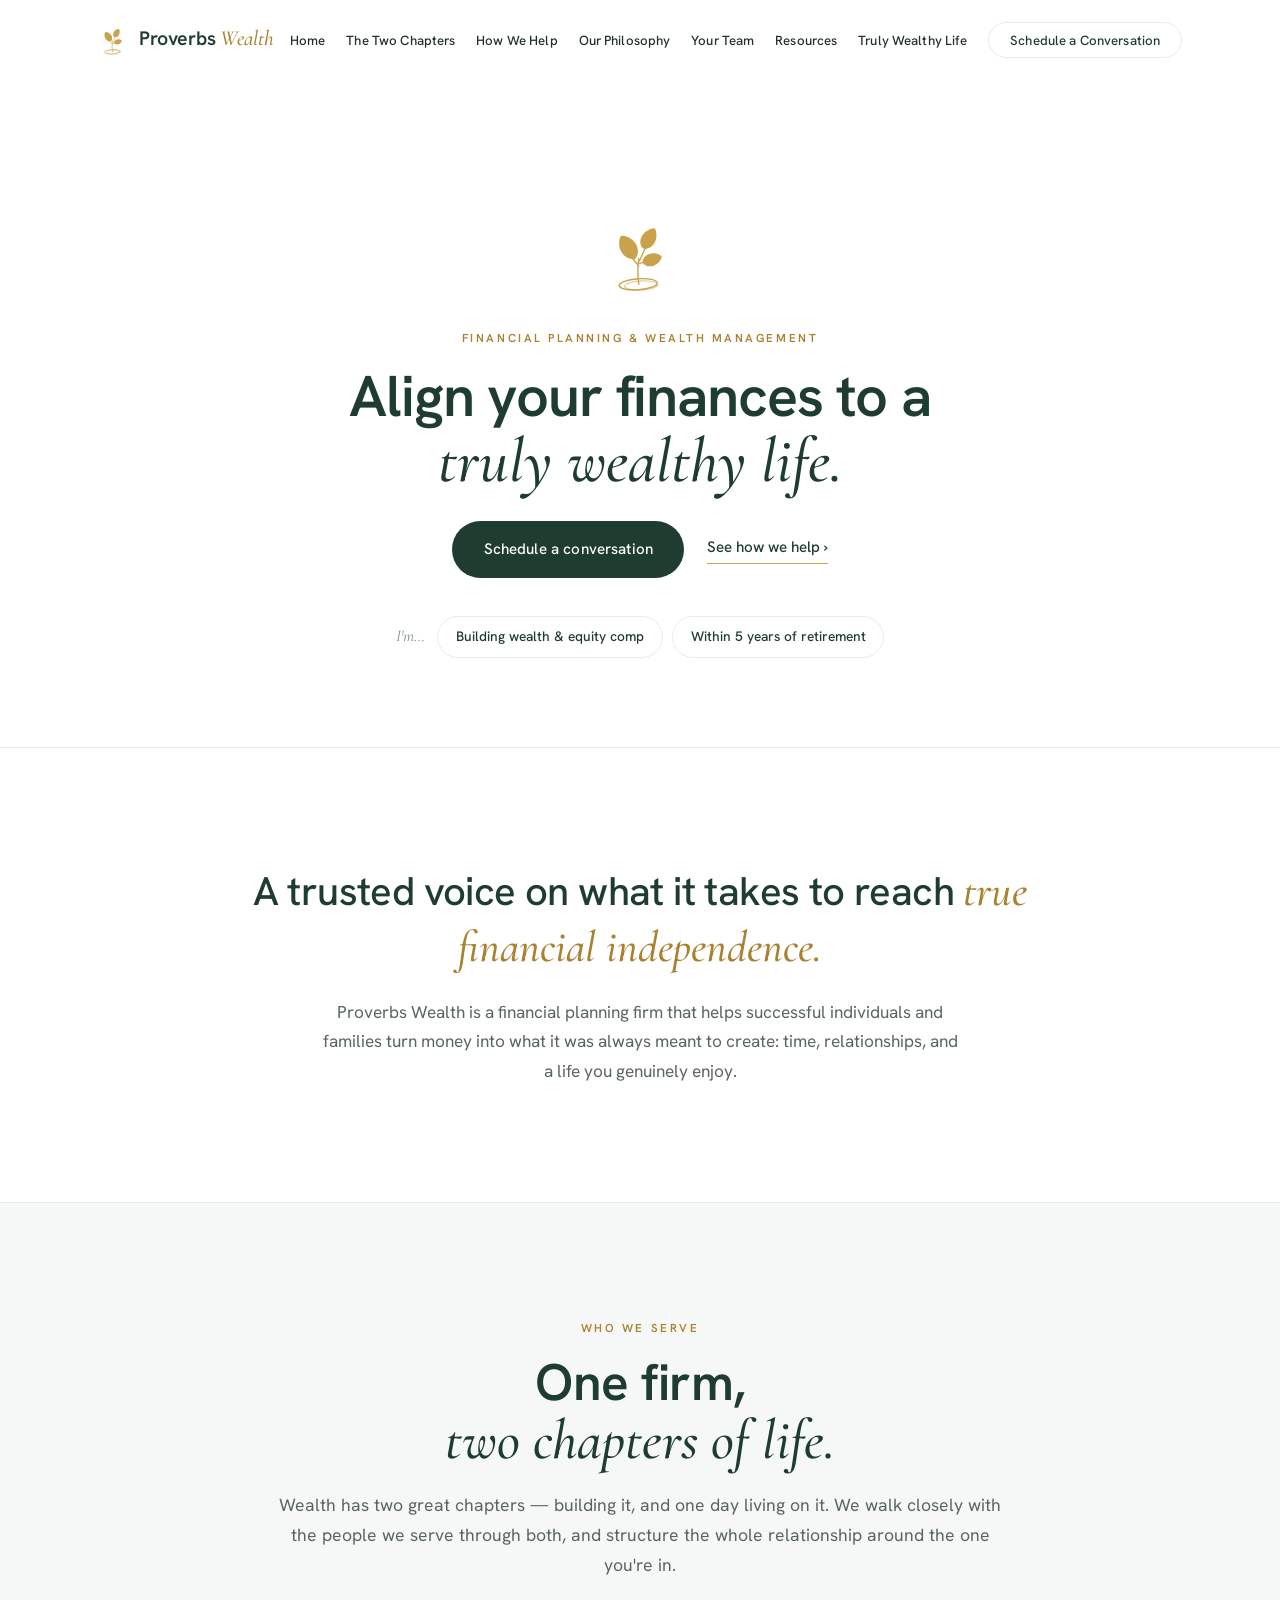
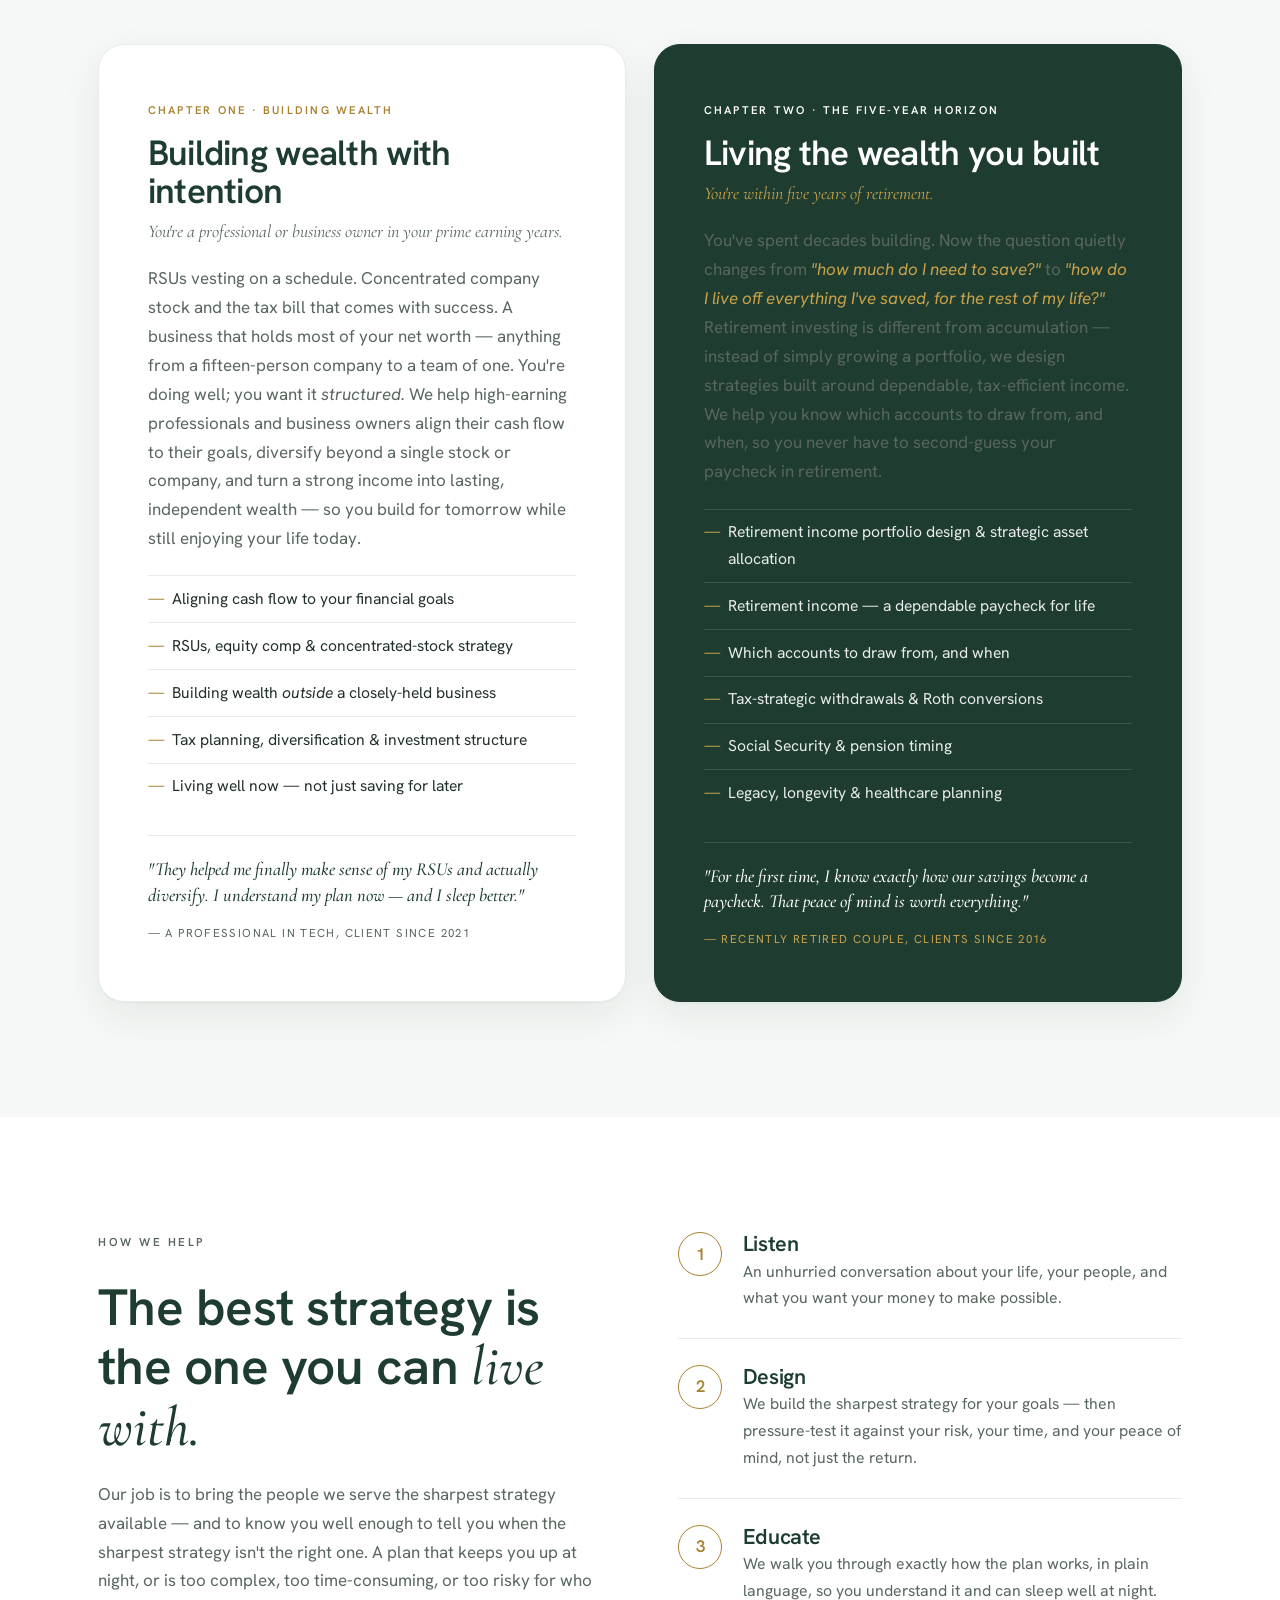
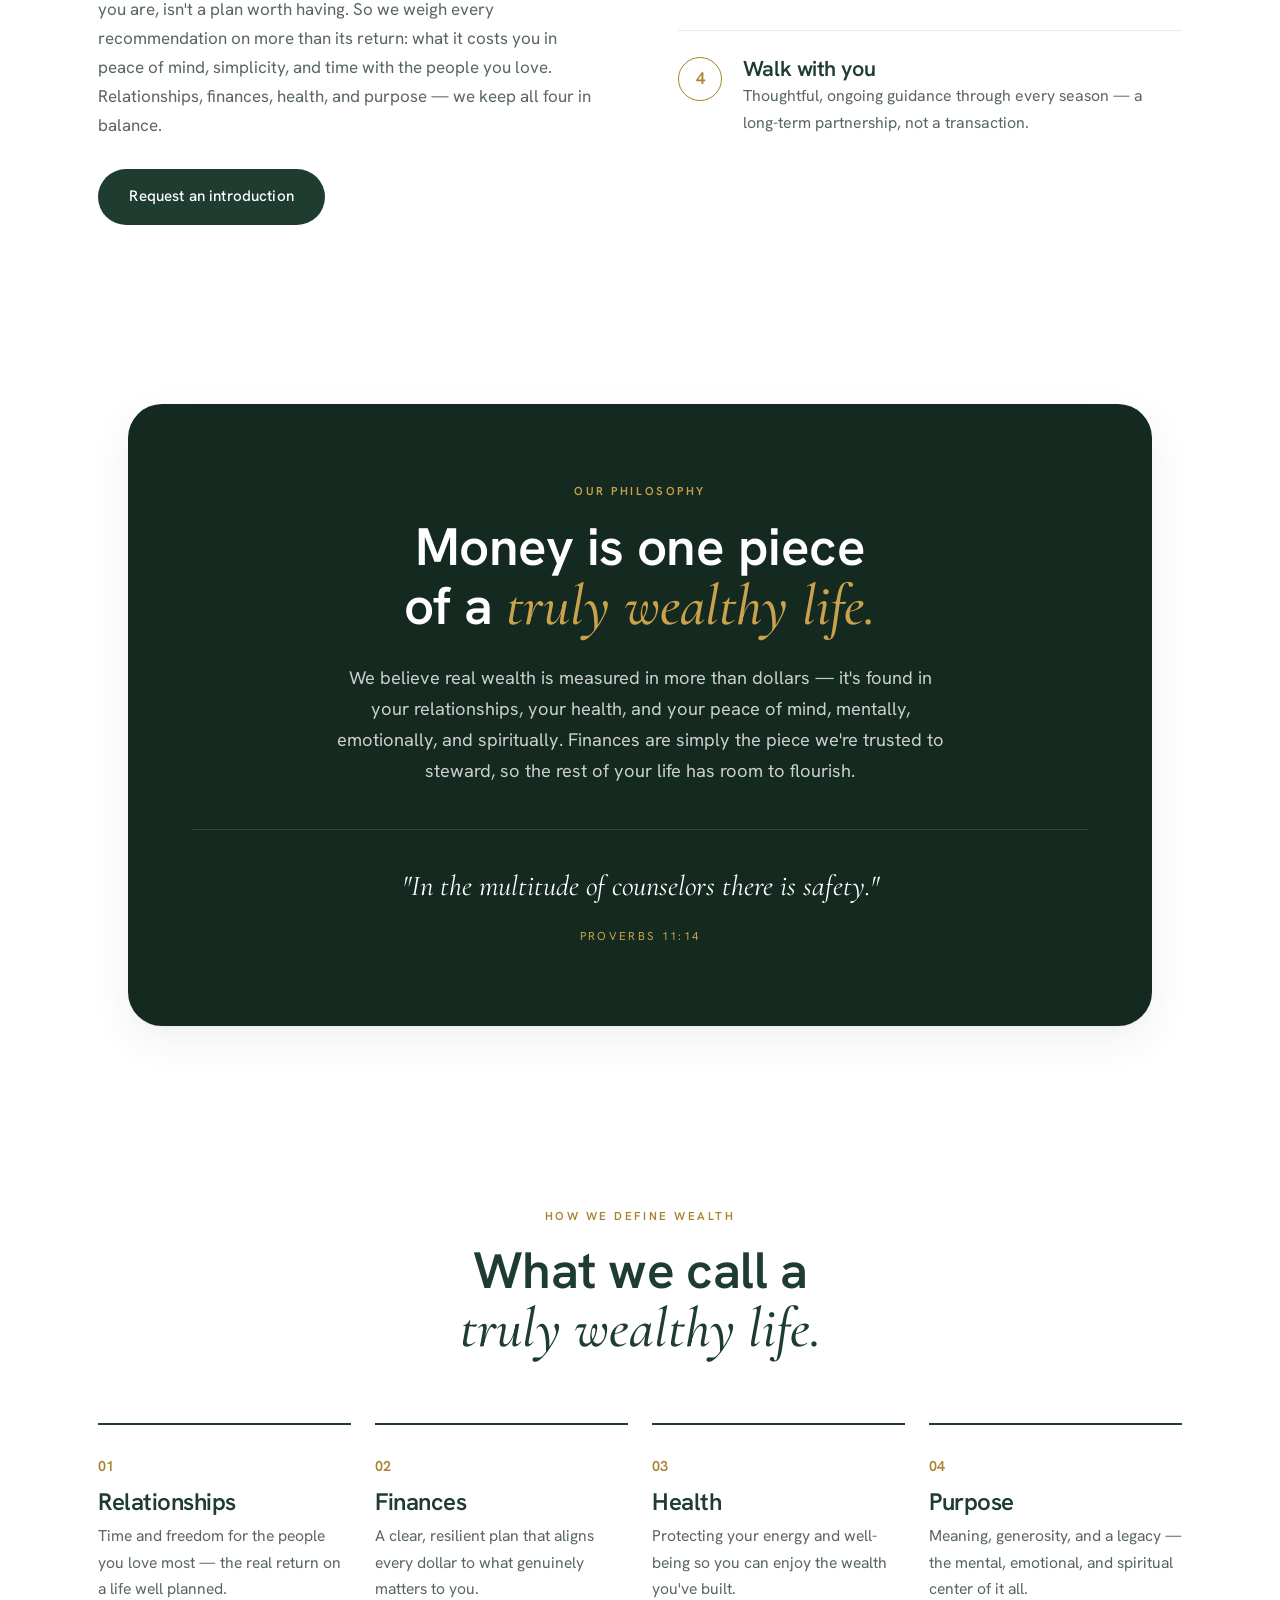
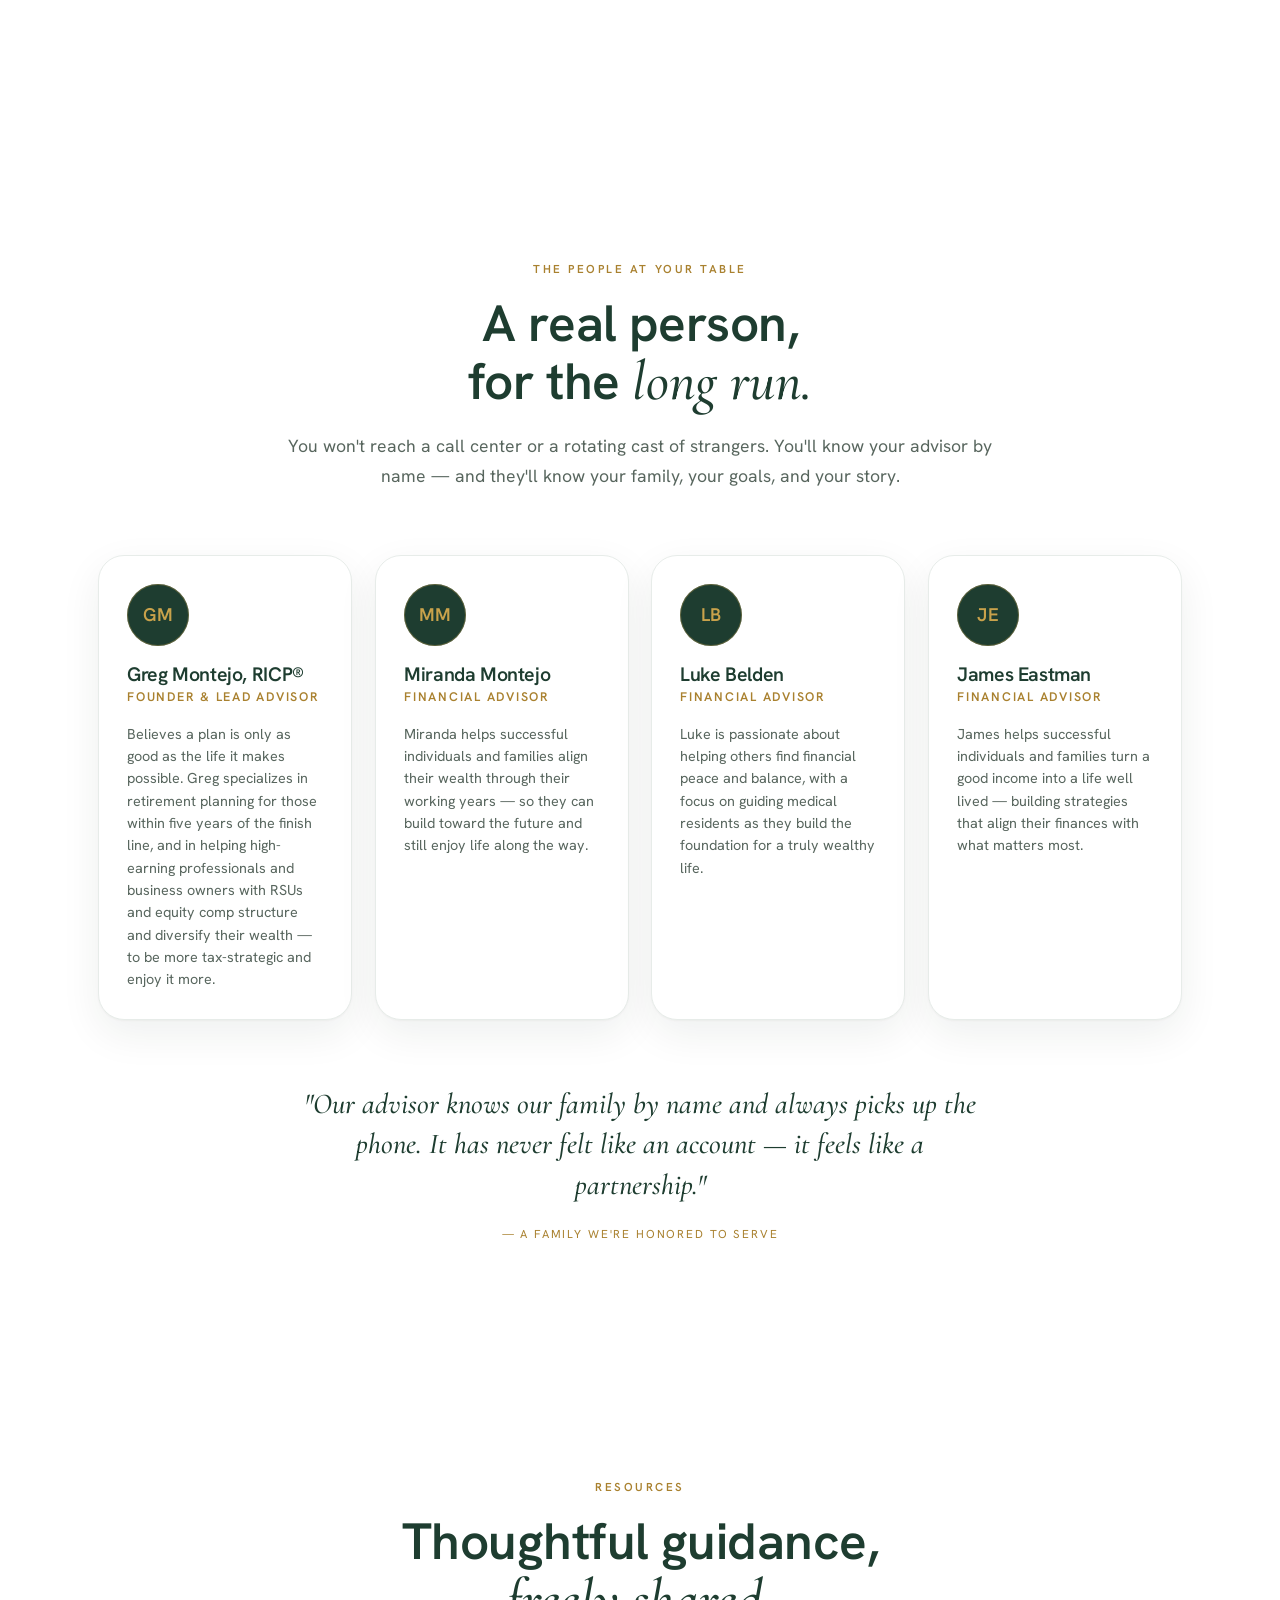
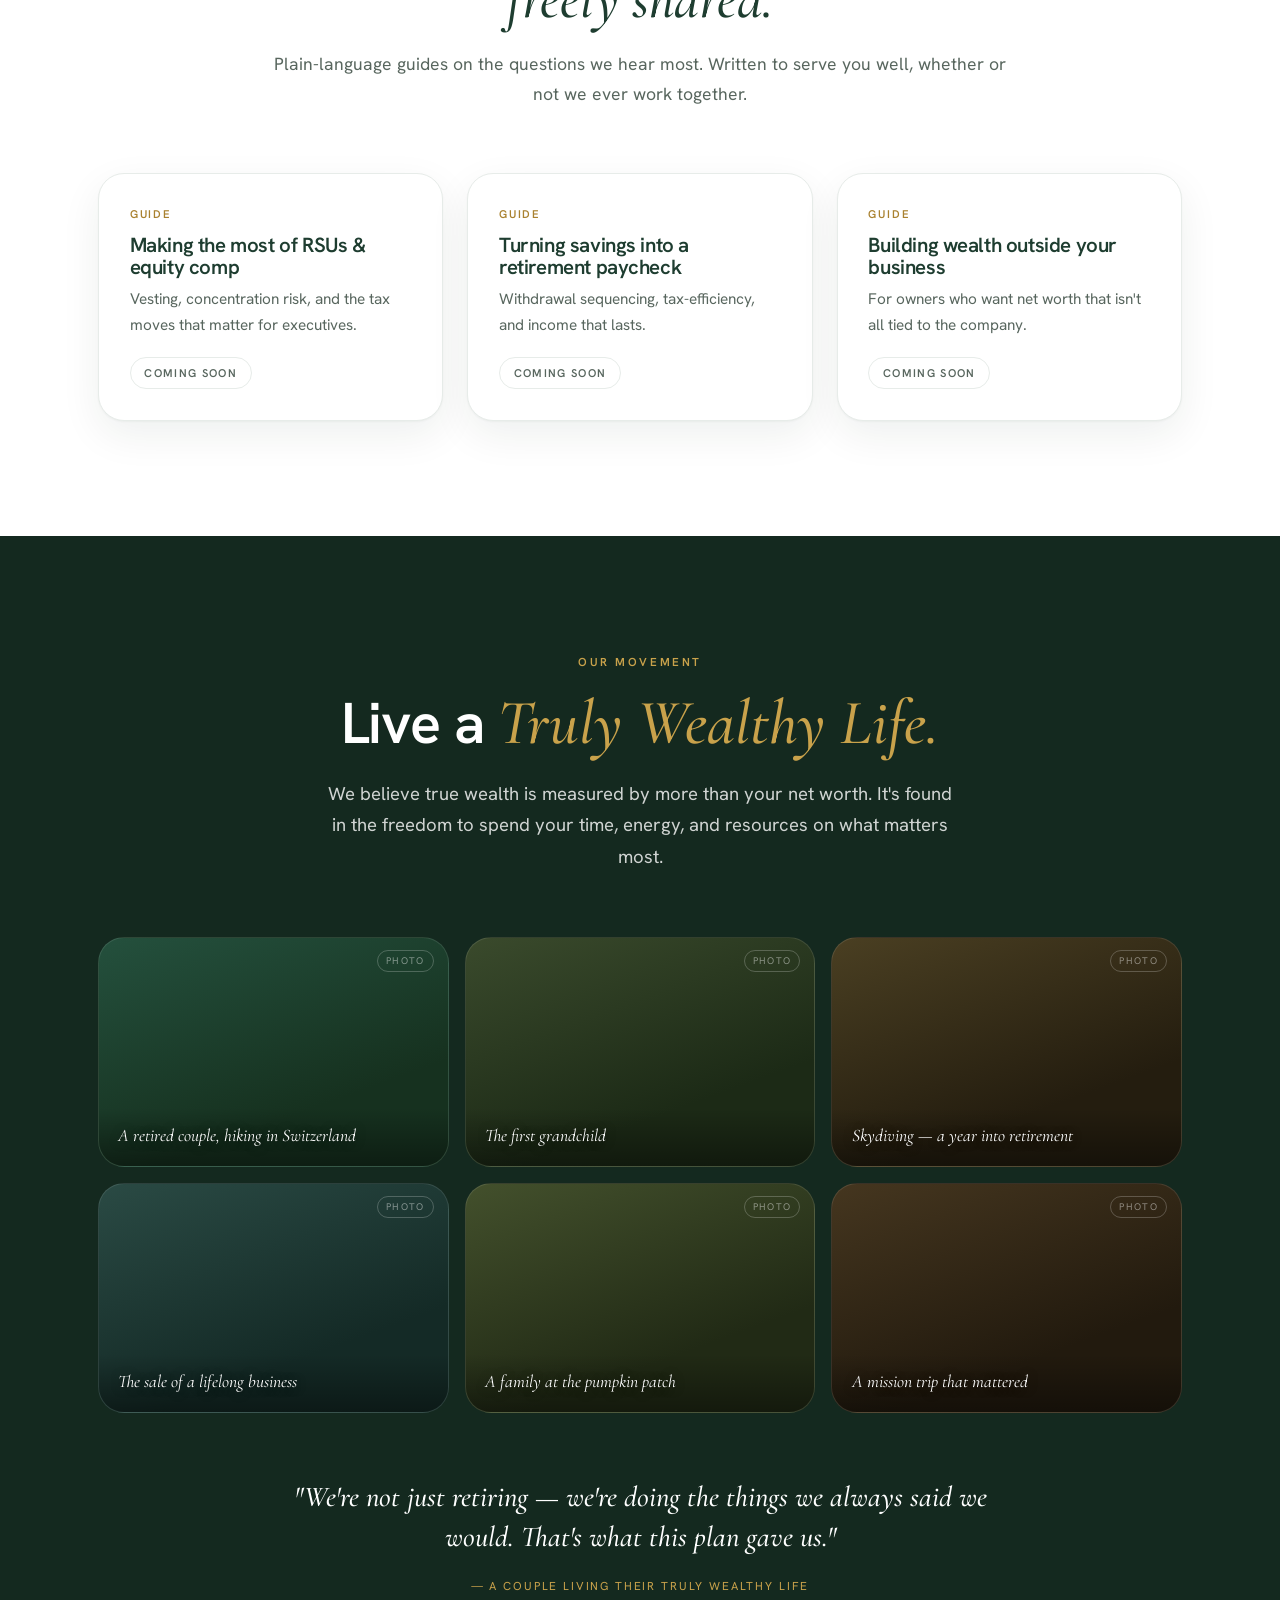
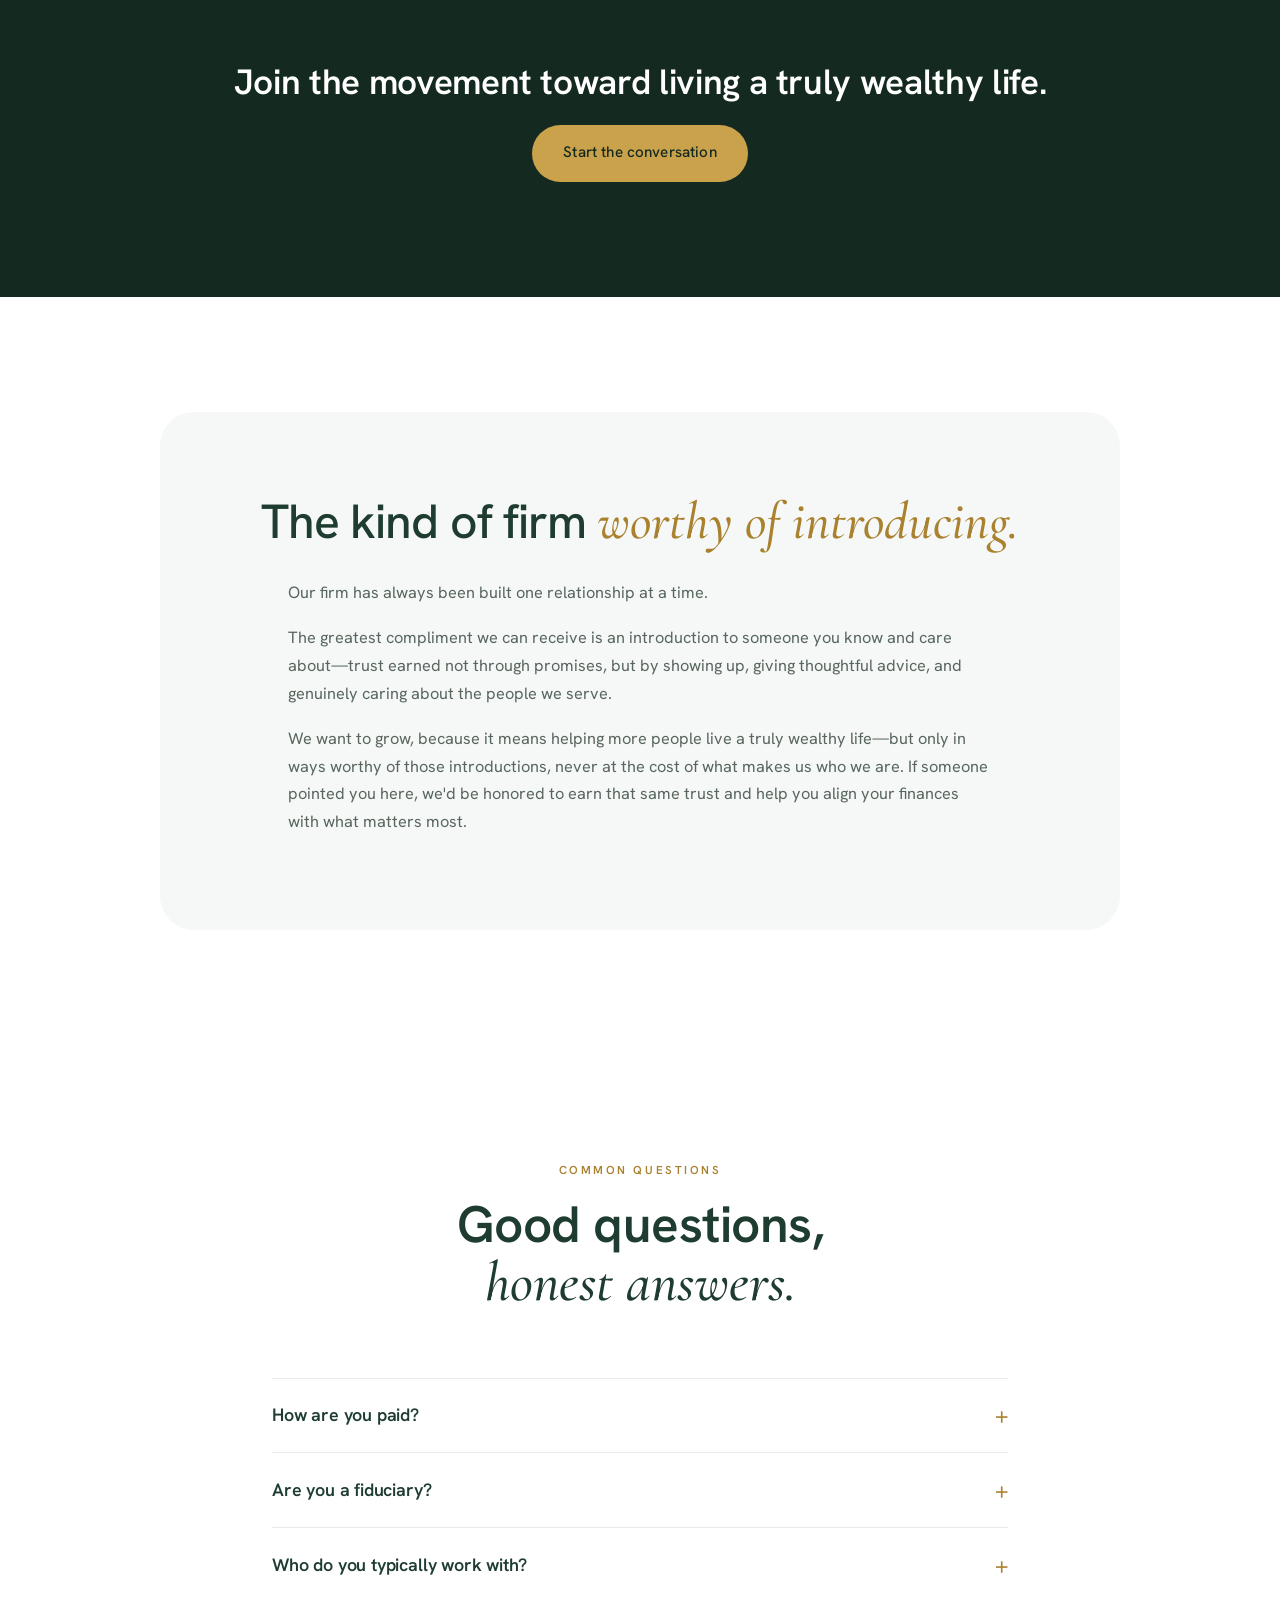
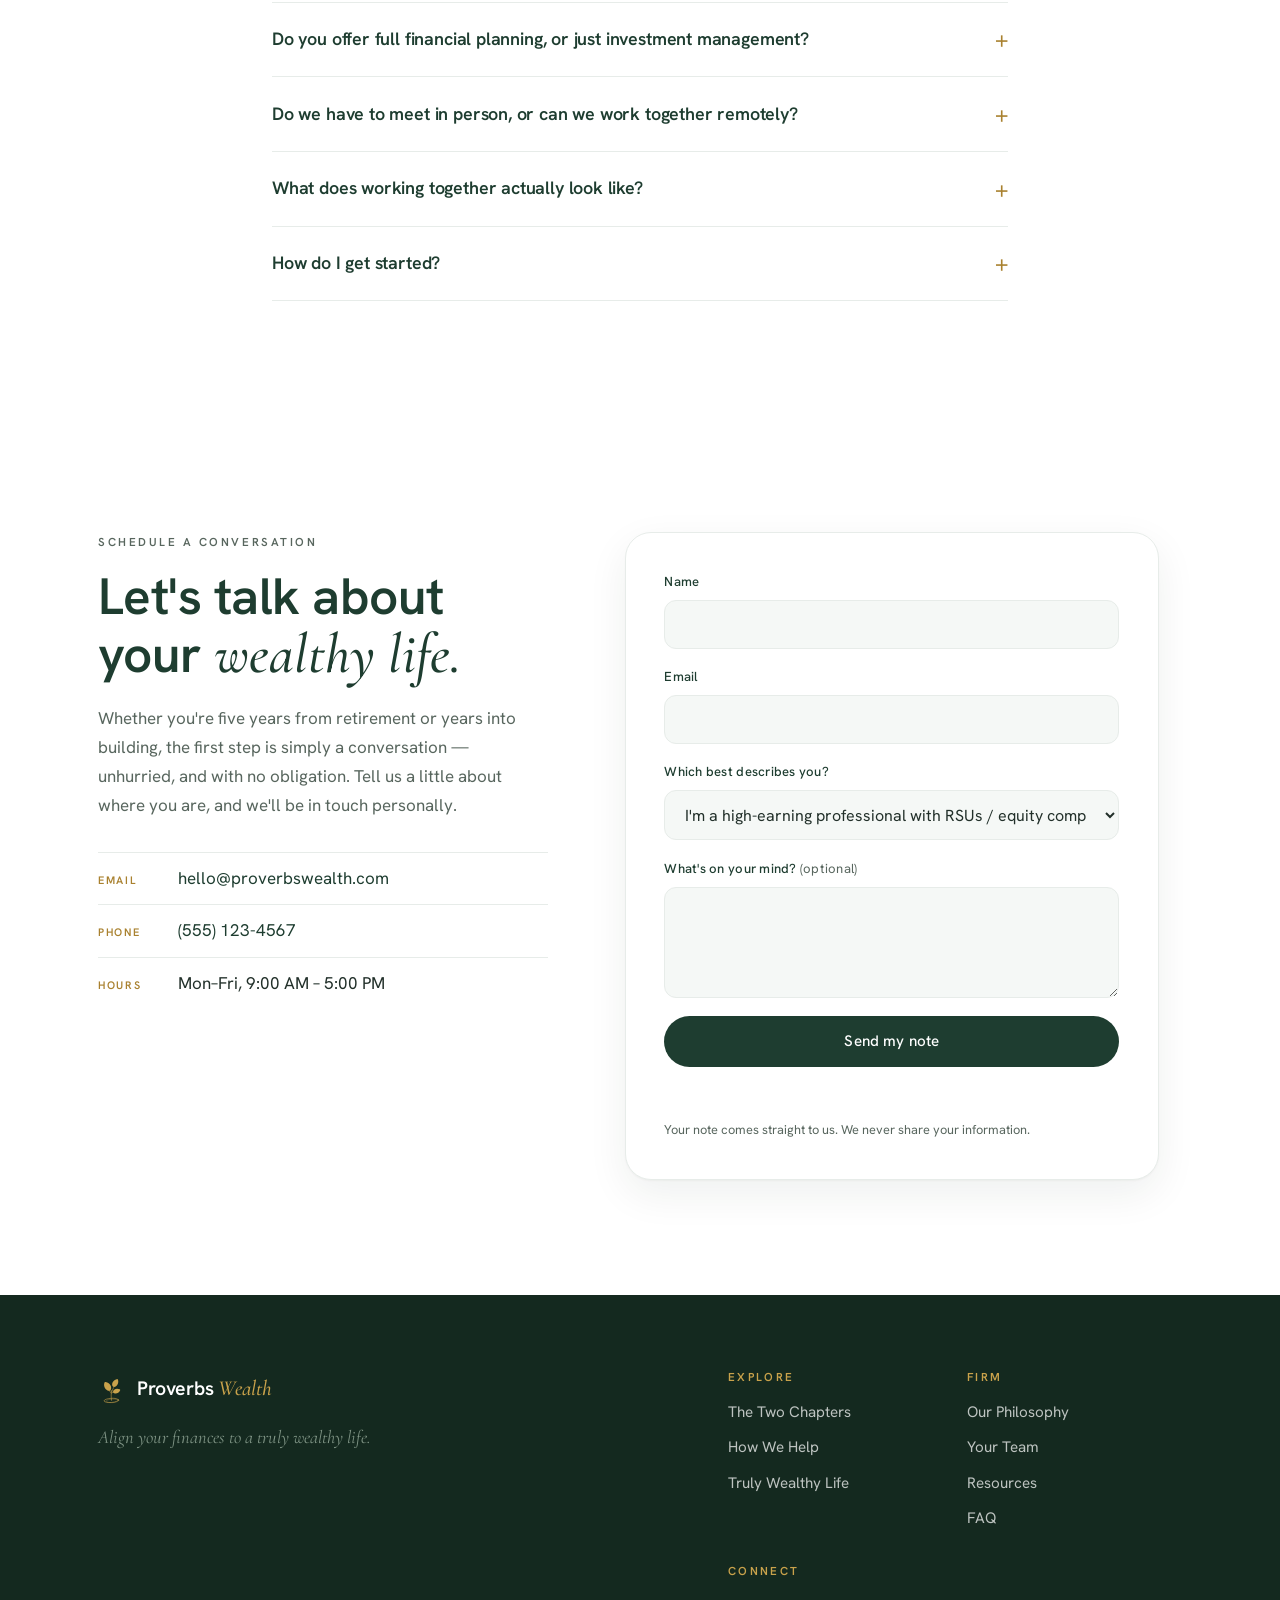
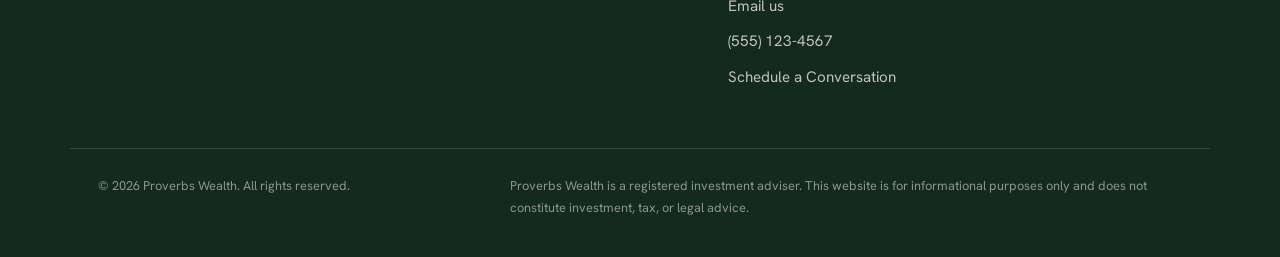
<file: index.html>
<!DOCTYPE html>
<html lang="en">
<head>
  <meta charset="UTF-8" />
  <meta name="viewport" content="width=device-width, initial-scale=1.0" />
  <title>Proverbs Wealth — Financial planning for a truly wealthy life</title>
  <meta name="description" content="Proverbs Wealth is a relationship-driven financial planning firm that helps successful individuals and families align their finances with a truly wealthy life." />

  <meta property="og:title" content="Proverbs Wealth" />
  <meta property="og:description" content="Align your finances to a truly wealthy life." />
  <meta property="og:type" content="website" />

  <link rel="preconnect" href="https://fonts.googleapis.com" />
  <link rel="preconnect" href="https://fonts.gstatic.com" crossorigin />
  <link href="https://fonts.googleapis.com/css2?family=Cormorant+Garamond:ital,wght@0,500;0,600;1,400;1,500;1,600&family=Hanken+Grotesk:wght@400;500;600;700&display=swap" rel="stylesheet" />
  <link rel="stylesheet" href="styles.css" />
  <link rel="icon" href="data:image/svg+xml,%3Csvg%20xmlns='http://www.w3.org/2000/svg'%20viewBox='0%200%2064%2064'%3E%3Crect%20width='64'%20height='64'%20rx='14'%20fill='%2314291F'/%3E%3Cg%20fill='%23C9A24B'%3E%3Cellipse%20cx='24'%20cy='28'%20rx='8'%20ry='6'%20transform='rotate(-30%2024%2028)'/%3E%3Cellipse%20cx='40'%20cy='24'%20rx='8'%20ry='6'%20transform='rotate(26%2040%2024)'/%3E%3Cellipse%20cx='42'%20cy='38'%20rx='7'%20ry='5.5'%20transform='rotate(60%2042%2038)'/%3E%3C/g%3E%3Cg%20fill='none'%20stroke='%23C9A24B'%20stroke-width='2.2'%20stroke-linecap='round'%3E%3Cpath%20d='M32%2052%20C31%2044%2031%2036%2033%2030'/%3E%3Cellipse%20cx='32'%20cy='52'%20rx='13'%20ry='4'/%3E%3C/g%3E%3C/svg%3E" />
</head>
<body>
  <!-- ============================ Header ============================ -->
  <header class="site-header" id="top">
    <div class="wrap header-inner">
      <a href="#top" class="brand" aria-label="Proverbs Wealth — home">
        <span class="brand-mark" aria-hidden="true">
          <svg viewBox="0 0 120 150" width="30" height="38" role="img" aria-hidden="true">
            <g fill="none" stroke="currentColor" stroke-width="2.4" stroke-linecap="round">
              <ellipse cx="57" cy="126" rx="31" ry="9" transform="rotate(-4 57 126)"/>
              <ellipse cx="62" cy="128" rx="27" ry="7.5" transform="rotate(-3 62 128)" opacity=".5"/>
              <path d="M58 126 C56 110 56 96 58 84"/>
              <path d="M58 96 C51 88 46 82 43 76"/>
              <path d="M59 88 C64 78 69 66 73 57"/>
              <path d="M59 92 C66 90 72 90 77 89"/>
            </g>
            <g fill="currentColor">
              <path d="M0 20 C -15 15 -17 -7 -3 -19 C -1 -21 1 -21 3 -19 C 17 -7 15 15 0 20 Z" transform="translate(41 66) rotate(-32) scale(1.08)"/>
              <path d="M0 18 C -14 14 -16 -6 -3 -18 C -1 -20 1 -20 3 -18 C 16 -6 14 14 0 18 Z" transform="translate(74 52) rotate(30)"/>
              <path d="M0 17 C -13 13 -15 -6 -3 -17 C -1 -19 1 -19 3 -17 C 15 -6 13 13 0 17 Z" transform="translate(79 86) rotate(72) scale(0.92)"/>
            </g>
          </svg>
        </span>
        <span class="brand-word">Proverbs <em>Wealth</em></span>
      </a>

      <nav class="nav" aria-label="Primary">
        <button class="nav-toggle" aria-expanded="false" aria-controls="nav-menu" aria-label="Open menu">
          <span></span><span></span><span></span>
        </button>
        <ul class="nav-menu" id="nav-menu">
          <li><a href="#top">Home</a></li>
          <li><a href="#chapters">The Two Chapters</a></li>
          <li><a href="#help">How We Help</a></li>
          <li><a href="#philosophy">Our Philosophy</a></li>
          <li><a href="#advisors">Your Team</a></li>
          <li><a href="#resources">Resources</a></li>
          <li><a href="#truly">Truly Wealthy Life</a></li>
          <li><a href="#contact" class="nav-cta">Schedule a Conversation</a></li>
        </ul>
      </nav>
    </div>
  </header>

  <main>
    <!-- ============================ Hero ============================ -->
    <section class="hero">
      <div class="wrap hero-inner">
        <span class="sapling-lg" aria-hidden="true">
          <svg viewBox="0 0 120 150" width="74" height="92">
            <g fill="none" stroke="var(--gold-soft)" stroke-width="2.2" stroke-linecap="round">
              <ellipse cx="57" cy="126" rx="31" ry="9" transform="rotate(-4 57 126)"/>
              <ellipse cx="62" cy="128" rx="27" ry="7.5" transform="rotate(-3 62 128)" opacity=".5"/>
              <path d="M58 126 C56 110 56 96 58 84"/>
              <path d="M58 96 C51 88 46 82 43 76"/>
              <path d="M59 88 C64 78 69 66 73 57"/>
              <path d="M59 92 C66 90 72 90 77 89"/>
            </g>
            <g fill="var(--gold-soft)">
              <path d="M0 20 C -15 15 -17 -7 -3 -19 C -1 -21 1 -21 3 -19 C 17 -7 15 15 0 20 Z" transform="translate(41 66) rotate(-32) scale(1.08)"/>
              <path d="M0 18 C -14 14 -16 -6 -3 -18 C -1 -20 1 -20 3 -18 C 16 -6 14 14 0 18 Z" transform="translate(74 52) rotate(30)"/>
              <path d="M0 17 C -13 13 -15 -6 -3 -17 C -1 -19 1 -19 3 -17 C 15 -6 13 13 0 17 Z" transform="translate(79 86) rotate(72) scale(0.92)"/>
            </g>
          </svg>
        </span>
        <p class="eyebrow">Financial Planning &amp; Wealth Management</p>
        <h1 class="hero-title">
          Align your finances to a<br /><em>truly wealthy life.</em>
        </h1>
        <div class="hero-actions">
          <a href="#contact" class="btn btn-solid">Schedule a conversation</a>
          <a href="#chapters" class="btn-link">See how we help &rsaquo;</a>
        </div>
        <div class="hero-paths" role="group" aria-label="Which describes you?">
          <span class="hero-paths-label">I'm&hellip;</span>
          <a href="#chapter-build" class="path-chip">Building wealth &amp; equity comp</a>
          <a href="#chapter-retire" class="path-chip">Within 5 years of retirement</a>
        </div>
      </div>
    </section>

    <!-- ======================= Trusted voice ======================= -->
    <section class="section trust">
      <div class="wrap trust-inner">
        <p class="trust-lead">
          A trusted voice on what it takes to reach
          <em>true financial independence.</em>
        </p>
        <p class="trust-sub">
          Proverbs Wealth is a financial planning firm that helps successful
          individuals and families turn money into what it was always meant to
          create: time, relationships, and a life you genuinely enjoy.
        </p>
      </div>
    </section>

    <!-- ===================== Two life chapters ===================== -->
    <section class="section chapters" id="chapters">
      <div class="wrap">
        <div class="section-head">
          <p class="eyebrow">Who we serve</p>
          <h2 class="section-title">One firm,<br /><em>two chapters of life.</em></h2>
          <p class="section-sub">
            Wealth has two great chapters — building it, and one day living on
            it. We walk closely with the people we serve through both, and
            structure the whole relationship around the one you're in.
          </p>
        </div>

        <div class="chapter-grid">
          <article class="chapter" id="chapter-build">
            <span class="chapter-index">Chapter One · Building Wealth</span>
            <h3>Building wealth with intention</h3>
            <p class="chapter-role">You're a professional or business owner in your prime earning years.</p>
            <p>
              RSUs vesting on a schedule. Concentrated company stock and the tax
              bill that comes with success. A business that holds most of your net
              worth — anything from a fifteen-person company to a team of one.
              You're doing well; you want it <em>structured.</em> We help
              high-earning professionals and business owners align their cash flow
              to their goals, diversify beyond a single stock or company, and turn
              a strong income into lasting, independent wealth — so you build for
              tomorrow while still enjoying your life today.
            </p>
            <ul class="chapter-list">
              <li>Aligning cash flow to your financial goals</li>
              <li>RSUs, equity comp &amp; concentrated-stock strategy</li>
              <li>Building wealth <em>outside</em> a closely-held business</li>
              <li>Tax planning, diversification &amp; investment structure</li>
              <li>Living well now — not just saving for later</li>
            </ul>
            <!-- PLACEHOLDER TESTIMONIAL -->
            <blockquote class="mini-quote">
              <p>"They helped me finally make sense of my RSUs and actually
              diversify. I understand my plan now — and I sleep better."</p>
              <cite>— A professional in tech, client since 2021</cite>
            </blockquote>
          </article>

          <article class="chapter chapter-alt" id="chapter-retire">
            <span class="chapter-index">Chapter Two · The Five-Year Horizon</span>
            <h3>Living the wealth you built</h3>
            <p class="chapter-role">You're within five years of retirement.</p>
            <p>
              You've spent decades building. Now the question quietly changes
              from <em>"how much do I need to save?"</em> to <em>"how do I live
              off everything I've saved, for the rest of my life?"</em>
              Retirement investing is different from accumulation — instead of
              simply growing a portfolio, we design strategies built around
              dependable, tax-efficient income. We help you know which accounts
              to draw from, and when, so you never have to second-guess your
              paycheck in retirement.
            </p>
            <ul class="chapter-list">
              <li>Retirement income portfolio design &amp; strategic asset allocation</li>
              <li>Retirement income — a dependable paycheck for life</li>
              <li>Which accounts to draw from, and when</li>
              <li>Tax-strategic withdrawals &amp; Roth conversions</li>
              <li>Social Security &amp; pension timing</li>
              <li>Legacy, longevity &amp; healthcare planning</li>
            </ul>
            <!-- PLACEHOLDER TESTIMONIAL -->
            <blockquote class="mini-quote on-dark">
              <p>"For the first time, I know exactly how our savings become a
              paycheck. That peace of mind is worth everything."</p>
              <cite>— Recently retired couple, clients since 2016</cite>
            </blockquote>
          </article>
        </div>
      </div>
    </section>

    <!-- ======================== How we help ======================== -->
    <section class="section approach" id="help">
      <div class="wrap approach-inner">
        <div class="approach-copy">
          <p class="eyebrow">How we help</p>
          <h2 class="section-title">The best strategy is<br />the one you can <em>live with.</em></h2>
          <p>
            Our job is to bring the people we serve the sharpest strategy
            available — and to know you well enough to tell you when the sharpest
            strategy isn't the right one. A plan that keeps you up at night, or is
            too complex, too time-consuming, or too risky for who you are, isn't a
            plan worth having. So we weigh every recommendation on more than its
            return: what it costs you in peace of mind, simplicity, and time with
            the people you love. Relationships, finances, health, and purpose —
            we keep all four in balance.
          </p>
          <a href="#contact" class="btn btn-solid">Request an introduction</a>
        </div>
        <ol class="steps">
          <li class="step">
            <span class="step-num">1</span>
            <div>
              <h3>Listen</h3>
              <p>An unhurried conversation about your life, your people, and what you want your money to make possible.</p>
            </div>
          </li>
          <li class="step">
            <span class="step-num">2</span>
            <div>
              <h3>Design</h3>
              <p>We build the sharpest strategy for your goals — then pressure-test it against your risk, your time, and your peace of mind, not just the return.</p>
            </div>
          </li>
          <li class="step">
            <span class="step-num">3</span>
            <div>
              <h3>Educate</h3>
              <p>We walk you through exactly how the plan works, in plain language, so you understand it and can sleep well at night.</p>
            </div>
          </li>
          <li class="step">
            <span class="step-num">4</span>
            <div>
              <h3>Walk with you</h3>
              <p>Thoughtful, ongoing guidance through every season — a long-term partnership, not a transaction.</p>
            </div>
          </li>
        </ol>
      </div>
    </section>

    <!-- ======================== Philosophy ========================= -->
    <section class="section philosophy" id="philosophy">
      <div class="wrap philosophy-inner">
        <p class="eyebrow light">Our philosophy</p>
        <h2 class="philosophy-title">
          Money is one piece<br />of a <em>truly wealthy life.</em>
        </h2>
        <p class="philosophy-body">
          We believe real wealth is measured in more than dollars — it's found
          in your relationships, your health, and your peace of mind, mentally,
          emotionally, and spiritually. Finances are simply the piece we're
          trusted to steward, so the rest of your life has room to flourish.
        </p>
        <blockquote class="scripture">
          <p>"In the multitude of counselors there is safety."</p>
          <cite>Proverbs 11:14</cite>
        </blockquote>
      </div>
    </section>

    <!-- ===================== Definition of wealth ===================== -->
    <section class="section pillars">
      <div class="wrap">
        <div class="section-head">
          <p class="eyebrow">How we define wealth</p>
          <h2 class="section-title">What we call a<br /><em>truly wealthy life.</em></h2>
        </div>
        <div class="pillar-grid">
          <div class="pillar">
            <span class="pillar-num">01</span>
            <h3>Relationships</h3>
            <p>Time and freedom for the people you love most — the real return on a life well planned.</p>
          </div>
          <div class="pillar">
            <span class="pillar-num">02</span>
            <h3>Finances</h3>
            <p>A clear, resilient plan that aligns every dollar to what genuinely matters to you.</p>
          </div>
          <div class="pillar">
            <span class="pillar-num">03</span>
            <h3>Health</h3>
            <p>Protecting your energy and well-being so you can enjoy the wealth you've built.</p>
          </div>
          <div class="pillar">
            <span class="pillar-num">04</span>
            <h3>Purpose</h3>
            <p>Meaning, generosity, and a legacy — the mental, emotional, and spiritual center of it all.</p>
          </div>
        </div>
      </div>
    </section>

    <!-- ========================== Advisors ========================= -->
    <!--
      PLACEHOLDER TEAM PHOTOS — swap the .advisor-avatar span for an <img>
      when headshots are available. Names/bios are real.
    -->
    <section class="section advisors" id="advisors">
      <div class="wrap">
        <div class="section-head">
          <p class="eyebrow">The people at your table</p>
          <h2 class="section-title">A real person,<br />for the <em>long run.</em></h2>
          <p class="section-sub">
            You won't reach a call center or a rotating cast of strangers. You'll
            know your advisor by name — and they'll know your family, your goals,
            and your story.
          </p>
        </div>

        <div class="advisor-grid">
          <article class="advisor">
            <span class="advisor-avatar" data-initials="GM" aria-hidden="true">GM</span>
            <h3>Greg Montejo, RICP&reg;</h3>
            <p class="advisor-role">Founder &amp; Lead Advisor</p>
            <p class="advisor-bio">
              Believes a plan is only as good as the life it makes possible. Greg
              specializes in retirement planning for those within five years of
              the finish line, and in helping high-earning professionals and
              business owners with RSUs and equity comp structure and diversify
              their wealth — to be more tax-strategic and enjoy it more.
            </p>
          </article>

          <article class="advisor">
            <span class="advisor-avatar" data-initials="MM" aria-hidden="true">MM</span>
            <h3>Miranda Montejo</h3>
            <p class="advisor-role">Financial Advisor</p>
            <p class="advisor-bio">
              Miranda helps successful individuals and families align their
              wealth through their working years — so they can build toward the
              future and still enjoy life along the way.
            </p>
          </article>

          <article class="advisor">
            <span class="advisor-avatar" data-initials="LB" aria-hidden="true">LB</span>
            <h3>Luke Belden</h3>
            <p class="advisor-role">Financial Advisor</p>
            <p class="advisor-bio">
              Luke is passionate about helping others find financial peace and
              balance, with a focus on guiding medical residents as they build
              the foundation for a truly wealthy life.
            </p>
          </article>

          <article class="advisor">
            <span class="advisor-avatar" data-initials="JE" aria-hidden="true">JE</span>
            <h3>James Eastman</h3>
            <p class="advisor-role">Financial Advisor</p>
            <p class="advisor-bio">
              James helps successful individuals and families turn a good income
              into a life well lived — building strategies that align their
              finances with what matters most.
            </p>
          </article>
        </div>

        <!-- PLACEHOLDER TESTIMONIAL -->
        <blockquote class="testimonial">
          <p>"Our advisor knows our family by name and always picks up the phone.
          It has never felt like an account — it feels like a partnership."</p>
          <cite>— A family we're honored to serve</cite>
        </blockquote>
      </div>
    </section>

    <!-- ========================= Resources ========================= -->
    <section class="section resources" id="resources">
      <div class="wrap">
        <div class="section-head">
          <p class="eyebrow">Resources</p>
          <h2 class="section-title">Thoughtful guidance,<br /><em>freely shared.</em></h2>
          <p class="section-sub">
            Plain-language guides on the questions we hear most. Written to serve
            you well, whether or not we ever work together.
          </p>
        </div>
        <div class="resource-grid">
          <article class="resource">
            <span class="resource-kind">Guide</span>
            <h3>Making the most of RSUs &amp; equity comp</h3>
            <p>Vesting, concentration risk, and the tax moves that matter for executives.</p>
            <span class="resource-soon">Coming soon</span>
          </article>
          <article class="resource">
            <span class="resource-kind">Guide</span>
            <h3>Turning savings into a retirement paycheck</h3>
            <p>Withdrawal sequencing, tax-efficiency, and income that lasts.</p>
            <span class="resource-soon">Coming soon</span>
          </article>
          <article class="resource">
            <span class="resource-kind">Guide</span>
            <h3>Building wealth outside your business</h3>
            <p>For owners who want net worth that isn't all tied to the company.</p>
            <span class="resource-soon">Coming soon</span>
          </article>
        </div>
      </div>
    </section>

    <!-- ===================== Truly Wealthy Life ===================== -->
    <section class="section truly" id="truly">
      <div class="wrap">
        <div class="truly-head">
          <p class="eyebrow light">Our movement</p>
          <h2 class="truly-title">Live a <em>Truly Wealthy Life.</em></h2>
          <p class="truly-lead">
            We believe true wealth is measured by more than your net worth. It's
            found in the freedom to spend your time, energy, and resources on
            what matters most.
          </p>
        </div>

        <!--
          PLACEHOLDER STORY TILES — replace each .story with real lifestyle
          photography (client & advisor stories, family moments, travel,
          milestones, giving back). The caption becomes the image alt/overlay.
        -->
        <div class="story-grid">
          <figure class="story"><span>A retired couple, hiking in Switzerland</span></figure>
          <figure class="story"><span>The first grandchild</span></figure>
          <figure class="story"><span>Skydiving — a year into retirement</span></figure>
          <figure class="story tall"><span>The sale of a lifelong business</span></figure>
          <figure class="story"><span>A family at the pumpkin patch</span></figure>
          <figure class="story"><span>A mission trip that mattered</span></figure>
        </div>

        <blockquote class="testimonial on-dark">
          <p>"We're not just retiring — we're doing the things we always said we
          would. That's what this plan gave us."</p>
          <cite>— A couple living their truly wealthy life</cite>
        </blockquote>

        <div class="truly-invite">
          <h3>Join the movement toward living a truly wealthy life.</h3>
          <a href="#contact" class="btn btn-gold">Start the conversation</a>
        </div>
      </div>
    </section>

    <!-- ================== Relationship / referral ================== -->
    <section class="section referral">
      <div class="wrap referral-inner">
        <p class="referral-quote">
          The kind of firm <em>worthy of introducing.</em>
        </p>
        <div class="referral-body">
          <p>Our firm has always been built one relationship at a time.</p>
          <p>
            The greatest compliment we can receive is an introduction to someone
            you know and care about&mdash;trust earned not through promises, but
            by showing up, giving thoughtful advice, and genuinely caring about
            the people we serve.
          </p>
          <p>
            We want to grow, because it means helping more people live a truly
            wealthy life&mdash;but only in ways worthy of those introductions,
            never at the cost of what makes us who we are. If someone pointed you
            here, we'd be honored to earn that same trust and help you align your
            finances with what matters most.
          </p>
        </div>
      </div>
    </section>

    <!-- =========================== FAQ ============================ -->
    <!--
      NOTE: confirm/adjust the "How are you paid?" answer to match your
      actual fee structure (e.g. AUM %, flat/retainer, or planning fee).
    -->
    <section class="section faq-section" id="faq">
      <div class="wrap">
        <div class="section-head">
          <p class="eyebrow">Common questions</p>
          <h2 class="section-title">Good questions,<br /><em>honest answers.</em></h2>
        </div>
        <div class="faq-list">
          <details class="faq">
            <summary>How are you paid?</summary>
            <div class="faq-answer">
              We keep it simple and transparent. Proverbs Wealth is a fee-based
              fiduciary firm — we're compensated directly by the people we serve,
              not through commissions for selling products. That keeps our advice
              aligned with your best interest, and means you'll always know
              exactly what you're paying and why.
            </div>
          </details>
          <details class="faq">
            <summary>Are you a fiduciary?</summary>
            <div class="faq-answer">
              Yes — always. As a registered investment adviser, we're legally and
              ethically bound to act in your best interest at all times. It isn't
              a marketing line for us; it's the foundation of every recommendation
              we make.
            </div>
          </details>
          <details class="faq">
            <summary>Who do you typically work with?</summary>
            <div class="faq-answer">
              Two groups, mostly: high-earning professionals and business owners
              in their prime earning years who want their growing wealth
              structured well, and those within about five years of retirement who
              want confidence their savings will carry them for life. If that
              sounds like you, we'd love to talk.
            </div>
          </details>
          <details class="faq">
            <summary>Do you offer full financial planning, or just investment management?</summary>
            <div class="faq-answer">
              Both — and they work together. We build a comprehensive plan around
              your life (income, taxes, retirement, equity comp, and legacy), then
              manage your investments in service of that plan — not the other way
              around.
            </div>
          </details>
          <details class="faq">
            <summary>Do we have to meet in person, or can we work together remotely?</summary>
            <div class="faq-answer">
              Whatever fits your life. Many of the people we serve work with us
              primarily by phone and video, with in-person conversations when it
              helps. Relationship and responsiveness matter far more than a zip
              code.
            </div>
          </details>
          <details class="faq">
            <summary>What does working together actually look like?</summary>
            <div class="faq-answer">
              It starts with an unhurried conversation. From there we listen,
              design a written plan, walk you through exactly how it works, and
              then stay with you — adjusting through every season. You'll always
              have a real advisor who knows your name and your goals.
            </div>
          </details>
          <details class="faq">
            <summary>How do I get started?</summary>
            <div class="faq-answer">
              Schedule a conversation. There's no cost and no obligation — just a
              chance to talk through where you are and whether we're the right
              fit. If we are, we'll take it one thoughtful step at a time.
            </div>
          </details>
        </div>
      </div>
    </section>

    <!-- ========================= Contact ========================== -->
    <section class="section contact" id="contact">
      <div class="wrap contact-inner">
        <div class="contact-copy">
          <p class="eyebrow">Schedule a conversation</p>
          <h2 class="section-title">Let's talk about<br />your <em>wealthy life.</em></h2>
          <p>
            Whether you're five years from retirement or years into building, the
            first step is simply a conversation — unhurried, and with no
            obligation. Tell us a little about where you are, and we'll be in
            touch personally.
          </p>
          <ul class="contact-details">
            <li><span class="cd-label">Email</span> <a href="mailto:hello@proverbswealth.com">hello@proverbswealth.com</a></li>
            <li><span class="cd-label">Phone</span> <a href="tel:+15551234567">(555) 123-4567</a></li>
            <li><span class="cd-label">Hours</span> Mon–Fri, 9:00 AM – 5:00 PM</li>
          </ul>
        </div>

        <form class="contact-form" id="contact-form" novalidate>
          <div class="field">
            <label for="name">Name</label>
            <input type="text" id="name" name="name" autocomplete="name" required />
          </div>
          <div class="field">
            <label for="email">Email</label>
            <input type="email" id="email" name="email" autocomplete="email" required />
          </div>
          <div class="field">
            <label for="chapter">Which best describes you?</label>
            <select id="chapter" name="chapter">
              <option>I'm a high-earning professional with RSUs / equity comp</option>
              <option>I'm a business owner building wealth</option>
              <option>I'm within five years of retirement</option>
              <option>I'm accumulating wealth and want structure</option>
              <option>Something else — I'll explain below</option>
            </select>
          </div>
          <div class="field">
            <label for="message">What's on your mind? <span class="optional">(optional)</span></label>
            <textarea id="message" name="message" rows="4"></textarea>
          </div>
          <button type="submit" class="btn btn-solid btn-block">Send my note</button>
          <p class="form-note" id="form-note" role="status" aria-live="polite"></p>
          <p class="form-fine">Your note comes straight to us. We never share your information.</p>
        </form>
      </div>
    </section>
  </main>

  <!-- ============================ Footer =========================== -->
  <footer class="site-footer">
    <div class="wrap footer-top">
      <div class="footer-brand">
        <a href="#top" class="brand brand-light">
          <span class="brand-mark" aria-hidden="true">
            <svg viewBox="0 0 120 150" width="28" height="35" aria-hidden="true">
              <g fill="none" stroke="currentColor" stroke-width="2.4" stroke-linecap="round">
                <ellipse cx="57" cy="126" rx="31" ry="9" transform="rotate(-4 57 126)"/>
                <ellipse cx="62" cy="128" rx="27" ry="7.5" transform="rotate(-3 62 128)" opacity=".5"/>
                <path d="M58 126 C56 110 56 96 58 84"/>
                <path d="M58 96 C51 88 46 82 43 76"/>
                <path d="M59 88 C64 78 69 66 73 57"/>
                <path d="M59 92 C66 90 72 90 77 89"/>
              </g>
              <g fill="currentColor">
                <path d="M0 20 C -15 15 -17 -7 -3 -19 C -1 -21 1 -21 3 -19 C 17 -7 15 15 0 20 Z" transform="translate(41 66) rotate(-32) scale(1.08)"/>
                <path d="M0 18 C -14 14 -16 -6 -3 -18 C -1 -20 1 -20 3 -18 C 16 -6 14 14 0 18 Z" transform="translate(74 52) rotate(30)"/>
                <path d="M0 17 C -13 13 -15 -6 -3 -17 C -1 -19 1 -19 3 -17 C 15 -6 13 13 0 17 Z" transform="translate(79 86) rotate(72) scale(0.92)"/>
              </g>
            </svg>
          </span>
          <span class="brand-word">Proverbs <em>Wealth</em></span>
        </a>
        <p class="footer-tag">Align your finances to a truly wealthy life.</p>
      </div>
      <nav class="footer-nav" aria-label="Footer">
        <div>
          <h4>Explore</h4>
          <a href="#chapters">The Two Chapters</a>
          <a href="#help">How We Help</a>
          <a href="#truly">Truly Wealthy Life</a>
        </div>
        <div>
          <h4>Firm</h4>
          <a href="#philosophy">Our Philosophy</a>
          <a href="#advisors">Your Team</a>
          <a href="#resources">Resources</a>
          <a href="#faq">FAQ</a>
        </div>
        <div>
          <h4>Connect</h4>
          <a href="mailto:hello@proverbswealth.com">Email us</a>
          <a href="tel:+15551234567">(555) 123-4567</a>
          <a href="#contact">Schedule a Conversation</a>
        </div>
      </nav>
    </div>
    <div class="wrap footer-bottom">
      <p>&copy; <span id="year">2026</span> Proverbs Wealth. All rights reserved.</p>
      <p class="footer-legal">
        Proverbs Wealth is a registered investment adviser. This website is for
        informational purposes only and does not constitute investment, tax, or
        legal advice.
      </p>
    </div>
  </footer>

  <script src="script.js"></script>
</body>
</html>
</file>
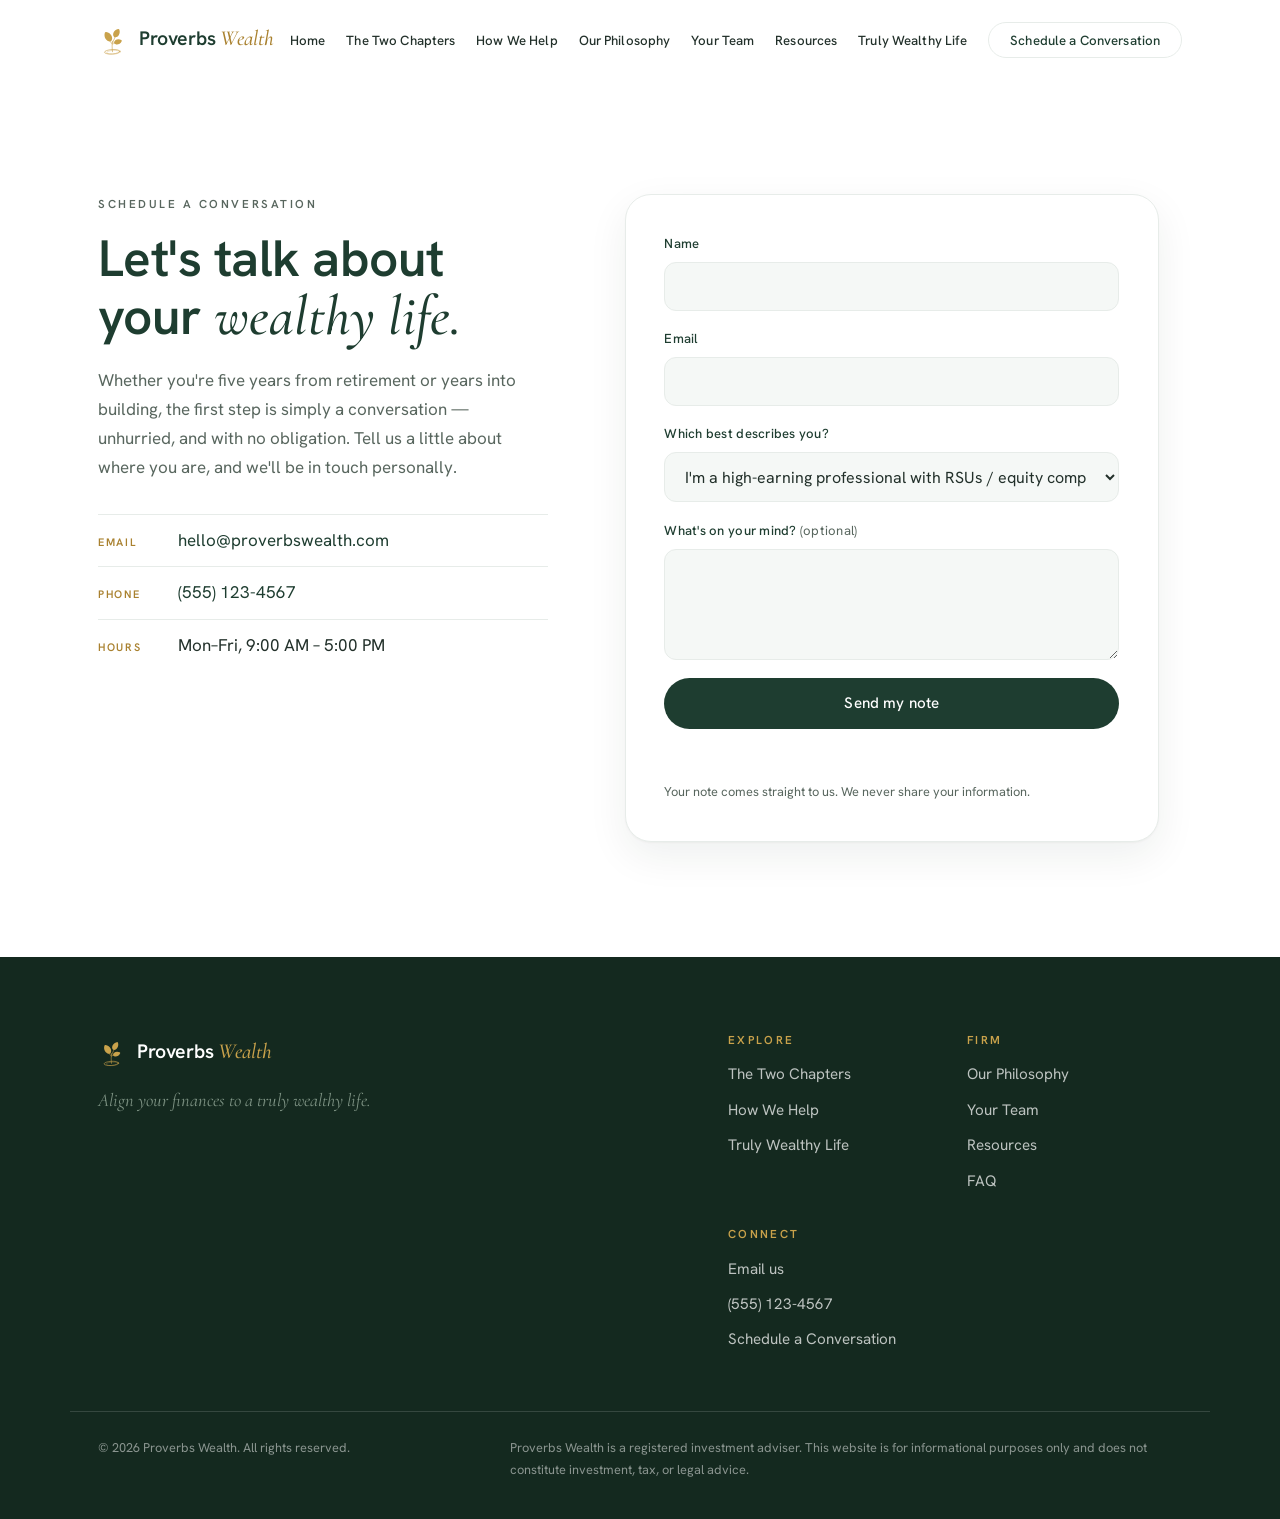
<file: contact.html>
<!DOCTYPE html>
<html lang="en">
<head>
  <meta charset="UTF-8" />
  <meta name="viewport" content="width=device-width, initial-scale=1.0" />
  <title>Schedule a Conversation — Proverbs Wealth</title>
  <meta name="description" content="Start a conversation with Proverbs Wealth — unhurried, and with no obligation." />
  <meta property="og:title" content="Proverbs Wealth" />
  <meta property="og:description" content="Align your finances to a truly wealthy life." />
  <meta property="og:type" content="website" />
  <link rel="preconnect" href="https://fonts.googleapis.com" />
  <link rel="preconnect" href="https://fonts.gstatic.com" crossorigin />
  <link href="https://fonts.googleapis.com/css2?family=Cormorant+Garamond:ital,wght@0,500;0,600;1,400;1,500;1,600&family=Hanken+Grotesk:wght@400;500;600;700&display=swap" rel="stylesheet" />
  <link rel="stylesheet" href="styles.css" />
  <link rel="icon" href="data:image/svg+xml,%3Csvg%20xmlns='http://www.w3.org/2000/svg'%20viewBox='0%200%2064%2064'%3E%3Crect%20width='64'%20height='64'%20rx='14'%20fill='%2314291F'/%3E%3Cg%20fill='%23C9A24B'%3E%3Cellipse%20cx='24'%20cy='28'%20rx='8'%20ry='6'%20transform='rotate(-30%2024%2028)'/%3E%3Cellipse%20cx='40'%20cy='24'%20rx='8'%20ry='6'%20transform='rotate(26%2040%2024)'/%3E%3Cellipse%20cx='42'%20cy='38'%20rx='7'%20ry='5.5'%20transform='rotate(60%2042%2038)'/%3E%3C/g%3E%3Cg%20fill='none'%20stroke='%23C9A24B'%20stroke-width='2.2'%20stroke-linecap='round'%3E%3Cpath%20d='M32%2052%20C31%2044%2031%2036%2033%2030'/%3E%3Cellipse%20cx='32'%20cy='52'%20rx='13'%20ry='4'/%3E%3C/g%3E%3C/svg%3E" />
</head>
<body>
<header class="site-header" id="top">
    <div class="wrap header-inner">
      <a href="index.html" class="brand" aria-label="Proverbs Wealth — home">
        <span class="brand-mark" aria-hidden="true">
          <svg viewBox="0 0 120 150" width="30" height="38" role="img" aria-hidden="true">
            <g fill="none" stroke="currentColor" stroke-width="2.4" stroke-linecap="round">
              <ellipse cx="57" cy="126" rx="31" ry="9" transform="rotate(-4 57 126)"/>
              <ellipse cx="62" cy="128" rx="27" ry="7.5" transform="rotate(-3 62 128)" opacity=".5"/>
              <path d="M58 126 C56 110 56 96 58 84"/>
              <path d="M58 96 C51 88 46 82 43 76"/>
              <path d="M59 88 C64 78 69 66 73 57"/>
              <path d="M59 92 C66 90 72 90 77 89"/>
            </g>
            <g fill="currentColor">
              <path d="M0 20 C -15 15 -17 -7 -3 -19 C -1 -21 1 -21 3 -19 C 17 -7 15 15 0 20 Z" transform="translate(41 66) rotate(-32) scale(1.08)"/>
              <path d="M0 18 C -14 14 -16 -6 -3 -18 C -1 -20 1 -20 3 -18 C 16 -6 14 14 0 18 Z" transform="translate(74 52) rotate(30)"/>
              <path d="M0 17 C -13 13 -15 -6 -3 -17 C -1 -19 1 -19 3 -17 C 15 -6 13 13 0 17 Z" transform="translate(79 86) rotate(72) scale(0.92)"/>
            </g>
          </svg>
        </span>
        <span class="brand-word">Proverbs <em>Wealth</em></span>
      </a>

      <nav class="nav" aria-label="Primary">
        <button class="nav-toggle" aria-expanded="false" aria-controls="nav-menu" aria-label="Open menu">
          <span></span><span></span><span></span>
        </button>
        <ul class="nav-menu" id="nav-menu">
          <li><a href="index.html">Home</a></li>
          <li><a href="two-chapters.html">The Two Chapters</a></li>
          <li><a href="how-we-help.html">How We Help</a></li>
          <li><a href="philosophy.html">Our Philosophy</a></li>
          <li><a href="team.html">Your Team</a></li>
          <li><a href="resources.html">Resources</a></li>
          <li><a href="truly-wealthy-life.html">Truly Wealthy Life</a></li>
          <li><a href="contact.html" class="nav-cta">Schedule a Conversation</a></li>
        </ul>
      </nav>
    </div>
  </header>

  <main>
    <section class="section contact" id="contact">
      <div class="wrap contact-inner">
        <div class="contact-copy">
          <p class="eyebrow">Schedule a conversation</p>
          <h1 class="section-title">Let's talk about<br />your <em>wealthy life.</em></h1>
          <p>
            Whether you're five years from retirement or years into building, the
            first step is simply a conversation — unhurried, and with no
            obligation. Tell us a little about where you are, and we'll be in
            touch personally.
          </p>
          <ul class="contact-details">
            <li><span class="cd-label">Email</span> <a href="mailto:hello@proverbswealth.com">hello@proverbswealth.com</a></li>
            <li><span class="cd-label">Phone</span> <a href="tel:+15551234567">(555) 123-4567</a></li>
            <li><span class="cd-label">Hours</span> Mon–Fri, 9:00 AM – 5:00 PM</li>
          </ul>
        </div>

        <form class="contact-form" id="contact-form" novalidate>
          <div class="field">
            <label for="name">Name</label>
            <input type="text" id="name" name="name" autocomplete="name" required />
          </div>
          <div class="field">
            <label for="email">Email</label>
            <input type="email" id="email" name="email" autocomplete="email" required />
          </div>
          <div class="field">
            <label for="chapter">Which best describes you?</label>
            <select id="chapter" name="chapter">
              <option>I'm a high-earning professional with RSUs / equity comp</option>
              <option>I'm a business owner building wealth</option>
              <option>I'm within five years of retirement</option>
              <option>I'm accumulating wealth and want structure</option>
              <option>Something else — I'll explain below</option>
            </select>
          </div>
          <div class="field">
            <label for="message">What's on your mind? <span class="optional">(optional)</span></label>
            <textarea id="message" name="message" rows="4"></textarea>
          </div>
          <button type="submit" class="btn btn-solid btn-block">Send my note</button>
          <p class="form-note" id="form-note" role="status" aria-live="polite"></p>
          <p class="form-fine">Your note comes straight to us. We never share your information.</p>
        </form>
      </div>
    </section>
  </main>

<footer class="site-footer">
    <div class="wrap footer-top">
      <div class="footer-brand">
        <a href="index.html" class="brand brand-light">
          <span class="brand-mark" aria-hidden="true">
            <svg viewBox="0 0 120 150" width="28" height="35" aria-hidden="true">
              <g fill="none" stroke="currentColor" stroke-width="2.4" stroke-linecap="round">
                <ellipse cx="57" cy="126" rx="31" ry="9" transform="rotate(-4 57 126)"/>
                <ellipse cx="62" cy="128" rx="27" ry="7.5" transform="rotate(-3 62 128)" opacity=".5"/>
                <path d="M58 126 C56 110 56 96 58 84"/>
                <path d="M58 96 C51 88 46 82 43 76"/>
                <path d="M59 88 C64 78 69 66 73 57"/>
                <path d="M59 92 C66 90 72 90 77 89"/>
              </g>
              <g fill="currentColor">
                <path d="M0 20 C -15 15 -17 -7 -3 -19 C -1 -21 1 -21 3 -19 C 17 -7 15 15 0 20 Z" transform="translate(41 66) rotate(-32) scale(1.08)"/>
                <path d="M0 18 C -14 14 -16 -6 -3 -18 C -1 -20 1 -20 3 -18 C 16 -6 14 14 0 18 Z" transform="translate(74 52) rotate(30)"/>
                <path d="M0 17 C -13 13 -15 -6 -3 -17 C -1 -19 1 -19 3 -17 C 15 -6 13 13 0 17 Z" transform="translate(79 86) rotate(72) scale(0.92)"/>
              </g>
            </svg>
          </span>
          <span class="brand-word">Proverbs <em>Wealth</em></span>
        </a>
        <p class="footer-tag">Align your finances to a truly wealthy life.</p>
      </div>
      <nav class="footer-nav" aria-label="Footer">
        <div>
          <h4>Explore</h4>
          <a href="two-chapters.html">The Two Chapters</a>
          <a href="how-we-help.html">How We Help</a>
          <a href="truly-wealthy-life.html">Truly Wealthy Life</a>
        </div>
        <div>
          <h4>Firm</h4>
          <a href="philosophy.html">Our Philosophy</a>
          <a href="team.html">Your Team</a>
          <a href="resources.html">Resources</a>
          <a href="how-we-help.html#faq">FAQ</a>
        </div>
        <div>
          <h4>Connect</h4>
          <a href="mailto:hello@proverbswealth.com">Email us</a>
          <a href="tel:+15551234567">(555) 123-4567</a>
          <a href="contact.html">Schedule a Conversation</a>
        </div>
      </nav>
    </div>
    <div class="wrap footer-bottom">
      <p>&copy; <span id="year">2026</span> Proverbs Wealth. All rights reserved.</p>
      <p class="footer-legal">
        Proverbs Wealth is a registered investment adviser. This website is for
        informational purposes only and does not constitute investment, tax, or
        legal advice.
      </p>
    </div>
  </footer>

  <script src="script.js"></script>
</body>
</html>
</file>
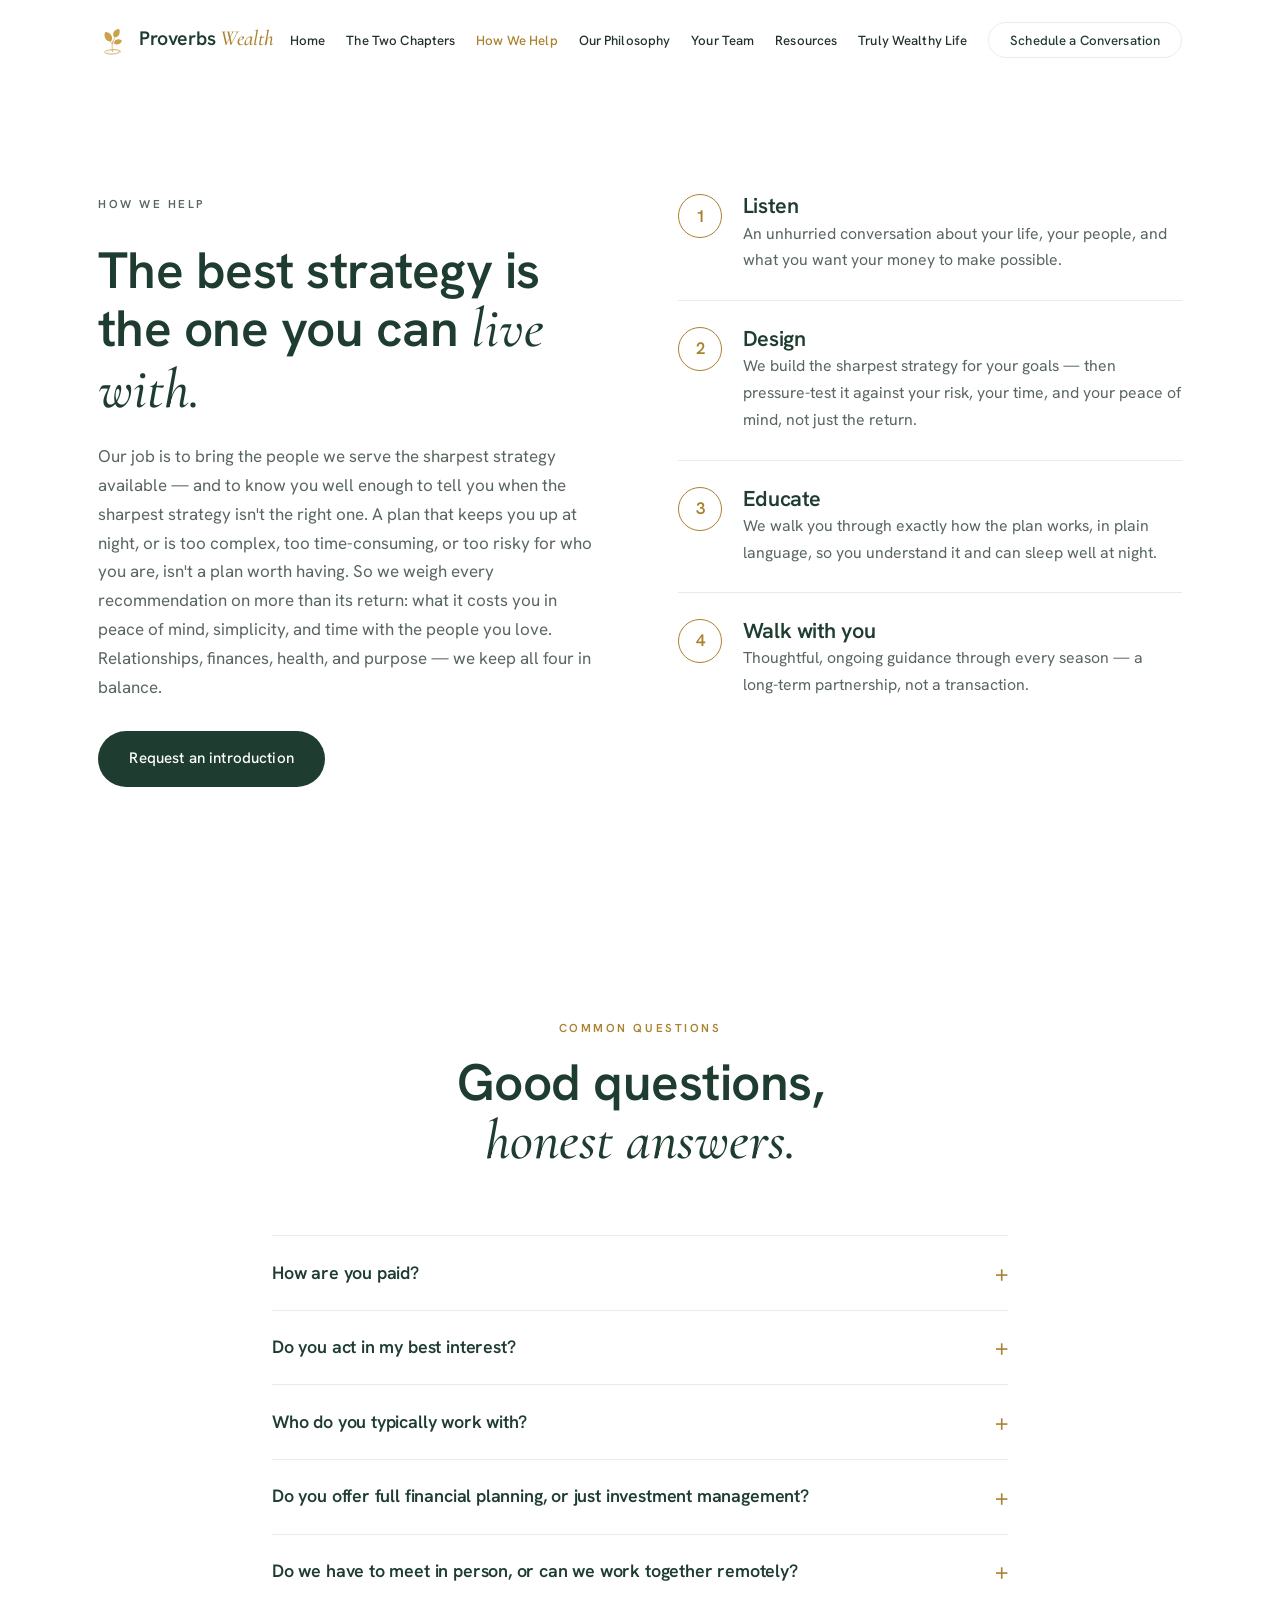
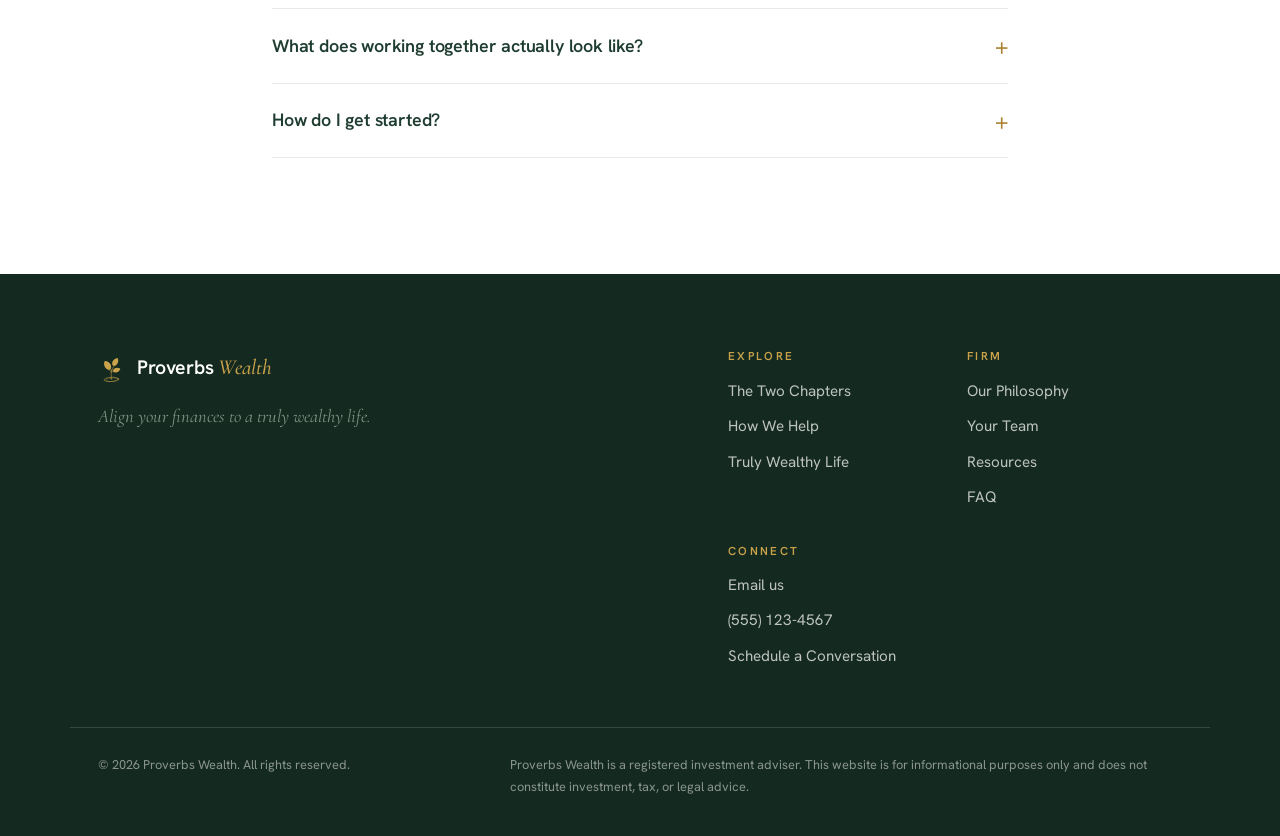
<file: how-we-help.html>
<!DOCTYPE html>
<html lang="en">
<head>
  <meta charset="UTF-8" />
  <meta name="viewport" content="width=device-width, initial-scale=1.0" />
  <title>How We Help — Proverbs Wealth</title>
  <meta name="description" content="Thoughtful, relationship-driven financial planning — the best strategy is the one you can live with." />
  <meta property="og:title" content="Proverbs Wealth" />
  <meta property="og:description" content="Align your finances to a truly wealthy life." />
  <meta property="og:type" content="website" />
  <link rel="preconnect" href="https://fonts.googleapis.com" />
  <link rel="preconnect" href="https://fonts.gstatic.com" crossorigin />
  <link href="https://fonts.googleapis.com/css2?family=Cormorant+Garamond:ital,wght@0,500;0,600;1,400;1,500;1,600&family=Hanken+Grotesk:wght@400;500;600;700&display=swap" rel="stylesheet" />
  <link rel="stylesheet" href="styles.css" />
  <link rel="icon" href="data:image/svg+xml,%3Csvg%20xmlns='http://www.w3.org/2000/svg'%20viewBox='0%200%2064%2064'%3E%3Crect%20width='64'%20height='64'%20rx='14'%20fill='%2314291F'/%3E%3Cg%20fill='%23C9A24B'%3E%3Cellipse%20cx='24'%20cy='28'%20rx='8'%20ry='6'%20transform='rotate(-30%2024%2028)'/%3E%3Cellipse%20cx='40'%20cy='24'%20rx='8'%20ry='6'%20transform='rotate(26%2040%2024)'/%3E%3Cellipse%20cx='42'%20cy='38'%20rx='7'%20ry='5.5'%20transform='rotate(60%2042%2038)'/%3E%3C/g%3E%3Cg%20fill='none'%20stroke='%23C9A24B'%20stroke-width='2.2'%20stroke-linecap='round'%3E%3Cpath%20d='M32%2052%20C31%2044%2031%2036%2033%2030'/%3E%3Cellipse%20cx='32'%20cy='52'%20rx='13'%20ry='4'/%3E%3C/g%3E%3C/svg%3E" />
</head>
<body>
<header class="site-header" id="top">
    <div class="wrap header-inner">
      <a href="index.html" class="brand" aria-label="Proverbs Wealth — home">
        <span class="brand-mark" aria-hidden="true">
          <svg viewBox="0 0 120 150" width="30" height="38" role="img" aria-hidden="true">
            <g fill="none" stroke="currentColor" stroke-width="2.4" stroke-linecap="round">
              <ellipse cx="57" cy="126" rx="31" ry="9" transform="rotate(-4 57 126)"/>
              <ellipse cx="62" cy="128" rx="27" ry="7.5" transform="rotate(-3 62 128)" opacity=".5"/>
              <path d="M58 126 C56 110 56 96 58 84"/>
              <path d="M58 96 C51 88 46 82 43 76"/>
              <path d="M59 88 C64 78 69 66 73 57"/>
              <path d="M59 92 C66 90 72 90 77 89"/>
            </g>
            <g fill="currentColor">
              <path d="M0 20 C -15 15 -17 -7 -3 -19 C -1 -21 1 -21 3 -19 C 17 -7 15 15 0 20 Z" transform="translate(41 66) rotate(-32) scale(1.08)"/>
              <path d="M0 18 C -14 14 -16 -6 -3 -18 C -1 -20 1 -20 3 -18 C 16 -6 14 14 0 18 Z" transform="translate(74 52) rotate(30)"/>
              <path d="M0 17 C -13 13 -15 -6 -3 -17 C -1 -19 1 -19 3 -17 C 15 -6 13 13 0 17 Z" transform="translate(79 86) rotate(72) scale(0.92)"/>
            </g>
          </svg>
        </span>
        <span class="brand-word">Proverbs <em>Wealth</em></span>
      </a>

      <nav class="nav" aria-label="Primary">
        <button class="nav-toggle" aria-expanded="false" aria-controls="nav-menu" aria-label="Open menu">
          <span></span><span></span><span></span>
        </button>
        <ul class="nav-menu" id="nav-menu">
          <li><a href="index.html">Home</a></li>
          <li><a href="two-chapters.html">The Two Chapters</a></li>
          <li><a href="how-we-help.html" class="active">How We Help</a></li>
          <li><a href="philosophy.html">Our Philosophy</a></li>
          <li><a href="team.html">Your Team</a></li>
          <li><a href="resources.html">Resources</a></li>
          <li><a href="truly-wealthy-life.html">Truly Wealthy Life</a></li>
          <li><a href="contact.html" class="nav-cta">Schedule a Conversation</a></li>
        </ul>
      </nav>
    </div>
  </header>

  <main>
    <section class="section approach" id="help">
      <div class="wrap approach-inner">
        <div class="approach-copy">
          <p class="eyebrow">How we help</p>
          <h1 class="section-title">The best strategy is<br />the one you can <em>live with.</em></h1>
          <p>
            Our job is to bring the people we serve the sharpest strategy
            available — and to know you well enough to tell you when the sharpest
            strategy isn't the right one. A plan that keeps you up at night, or is
            too complex, too time-consuming, or too risky for who you are, isn't a
            plan worth having. So we weigh every recommendation on more than its
            return: what it costs you in peace of mind, simplicity, and time with
            the people you love. Relationships, finances, health, and purpose —
            we keep all four in balance.
          </p>
          <a href="contact.html" class="btn btn-solid">Request an introduction</a>
        </div>
        <ol class="steps">
          <li class="step">
            <span class="step-num">1</span>
            <div>
              <h3>Listen</h3>
              <p>An unhurried conversation about your life, your people, and what you want your money to make possible.</p>
            </div>
          </li>
          <li class="step">
            <span class="step-num">2</span>
            <div>
              <h3>Design</h3>
              <p>We build the sharpest strategy for your goals — then pressure-test it against your risk, your time, and your peace of mind, not just the return.</p>
            </div>
          </li>
          <li class="step">
            <span class="step-num">3</span>
            <div>
              <h3>Educate</h3>
              <p>We walk you through exactly how the plan works, in plain language, so you understand it and can sleep well at night.</p>
            </div>
          </li>
          <li class="step">
            <span class="step-num">4</span>
            <div>
              <h3>Walk with you</h3>
              <p>Thoughtful, ongoing guidance through every season — a long-term partnership, not a transaction.</p>
            </div>
          </li>
        </ol>
      </div>
    </section>
<section class="section faq-section" id="faq">
      <div class="wrap">
        <div class="section-head">
          <p class="eyebrow">Common questions</p>
          <h2 class="section-title">Good questions,<br /><em>honest answers.</em></h2>
        </div>
        <div class="faq-list">
          <details class="faq">
            <summary>How are you paid?</summary>
            <div class="faq-answer">
              Simply and transparently. We work on a fee basis for planning and
              investment management. Because we're dually registered through a
              broker-dealer, we can also earn commissions on certain products when
              one is the right fit&mdash;and we'll always tell you exactly how
              we're paid on anything we recommend.
            </div>
          </details>
          <details class="faq">
            <summary>Do you act in my best interest?</summary>
            <div class="faq-answer">
              Always. We're held to act in your best interest when we advise you,
              and because we're dually registered, some products may be offered in
              a brokerage capacity under a best-interest standard. We'll always be
              clear about which capacity we're in, and why.
            </div>
          </details>
          <details class="faq">
            <summary>Who do you typically work with?</summary>
            <div class="faq-answer">
              Two groups, mostly: high-earning professionals and business owners
              in their prime earning years who want their growing wealth
              structured well, and those within about five years of retirement who
              want confidence their savings will carry them for life. If that
              sounds like you, we'd love to talk.
            </div>
          </details>
          <details class="faq">
            <summary>Do you offer full financial planning, or just investment management?</summary>
            <div class="faq-answer">
              Both — and they work together. We build a comprehensive plan around
              your life (income, taxes, retirement, equity comp, and legacy), then
              manage your investments in service of that plan — not the other way
              around.
            </div>
          </details>
          <details class="faq">
            <summary>Do we have to meet in person, or can we work together remotely?</summary>
            <div class="faq-answer">
              Whatever fits your life. Many of the people we serve work with us
              primarily by phone and video, with in-person conversations when it
              helps. Relationship and responsiveness matter far more than a zip
              code.
            </div>
          </details>
          <details class="faq">
            <summary>What does working together actually look like?</summary>
            <div class="faq-answer">
              It starts with an unhurried conversation. From there we listen,
              design a written plan, walk you through exactly how it works, and
              then stay with you — adjusting through every season. You'll always
              have a real advisor who knows your name and your goals.
            </div>
          </details>
          <details class="faq">
            <summary>How do I get started?</summary>
            <div class="faq-answer">
              Schedule a conversation. There's no cost and no obligation — just a
              chance to talk through where you are and whether we're the right
              fit. If we are, we'll take it one thoughtful step at a time.
            </div>
          </details>
        </div>
      </div>
    </section>
  </main>

<footer class="site-footer">
    <div class="wrap footer-top">
      <div class="footer-brand">
        <a href="index.html" class="brand brand-light">
          <span class="brand-mark" aria-hidden="true">
            <svg viewBox="0 0 120 150" width="28" height="35" aria-hidden="true">
              <g fill="none" stroke="currentColor" stroke-width="2.4" stroke-linecap="round">
                <ellipse cx="57" cy="126" rx="31" ry="9" transform="rotate(-4 57 126)"/>
                <ellipse cx="62" cy="128" rx="27" ry="7.5" transform="rotate(-3 62 128)" opacity=".5"/>
                <path d="M58 126 C56 110 56 96 58 84"/>
                <path d="M58 96 C51 88 46 82 43 76"/>
                <path d="M59 88 C64 78 69 66 73 57"/>
                <path d="M59 92 C66 90 72 90 77 89"/>
              </g>
              <g fill="currentColor">
                <path d="M0 20 C -15 15 -17 -7 -3 -19 C -1 -21 1 -21 3 -19 C 17 -7 15 15 0 20 Z" transform="translate(41 66) rotate(-32) scale(1.08)"/>
                <path d="M0 18 C -14 14 -16 -6 -3 -18 C -1 -20 1 -20 3 -18 C 16 -6 14 14 0 18 Z" transform="translate(74 52) rotate(30)"/>
                <path d="M0 17 C -13 13 -15 -6 -3 -17 C -1 -19 1 -19 3 -17 C 15 -6 13 13 0 17 Z" transform="translate(79 86) rotate(72) scale(0.92)"/>
              </g>
            </svg>
          </span>
          <span class="brand-word">Proverbs <em>Wealth</em></span>
        </a>
        <p class="footer-tag">Align your finances to a truly wealthy life.</p>
      </div>
      <nav class="footer-nav" aria-label="Footer">
        <div>
          <h4>Explore</h4>
          <a href="two-chapters.html">The Two Chapters</a>
          <a href="how-we-help.html">How We Help</a>
          <a href="truly-wealthy-life.html">Truly Wealthy Life</a>
        </div>
        <div>
          <h4>Firm</h4>
          <a href="philosophy.html">Our Philosophy</a>
          <a href="team.html">Your Team</a>
          <a href="resources.html">Resources</a>
          <a href="how-we-help.html#faq">FAQ</a>
        </div>
        <div>
          <h4>Connect</h4>
          <a href="mailto:hello@proverbswealth.com">Email us</a>
          <a href="tel:+15551234567">(555) 123-4567</a>
          <a href="contact.html">Schedule a Conversation</a>
        </div>
      </nav>
    </div>
    <div class="wrap footer-bottom">
      <p>&copy; <span id="year">2026</span> Proverbs Wealth. All rights reserved.</p>
      <p class="footer-legal">
        Proverbs Wealth is a registered investment adviser. This website is for
        informational purposes only and does not constitute investment, tax, or
        legal advice.
      </p>
    </div>
  </footer>

  <script src="script.js"></script>
</body>
</html>
</file>
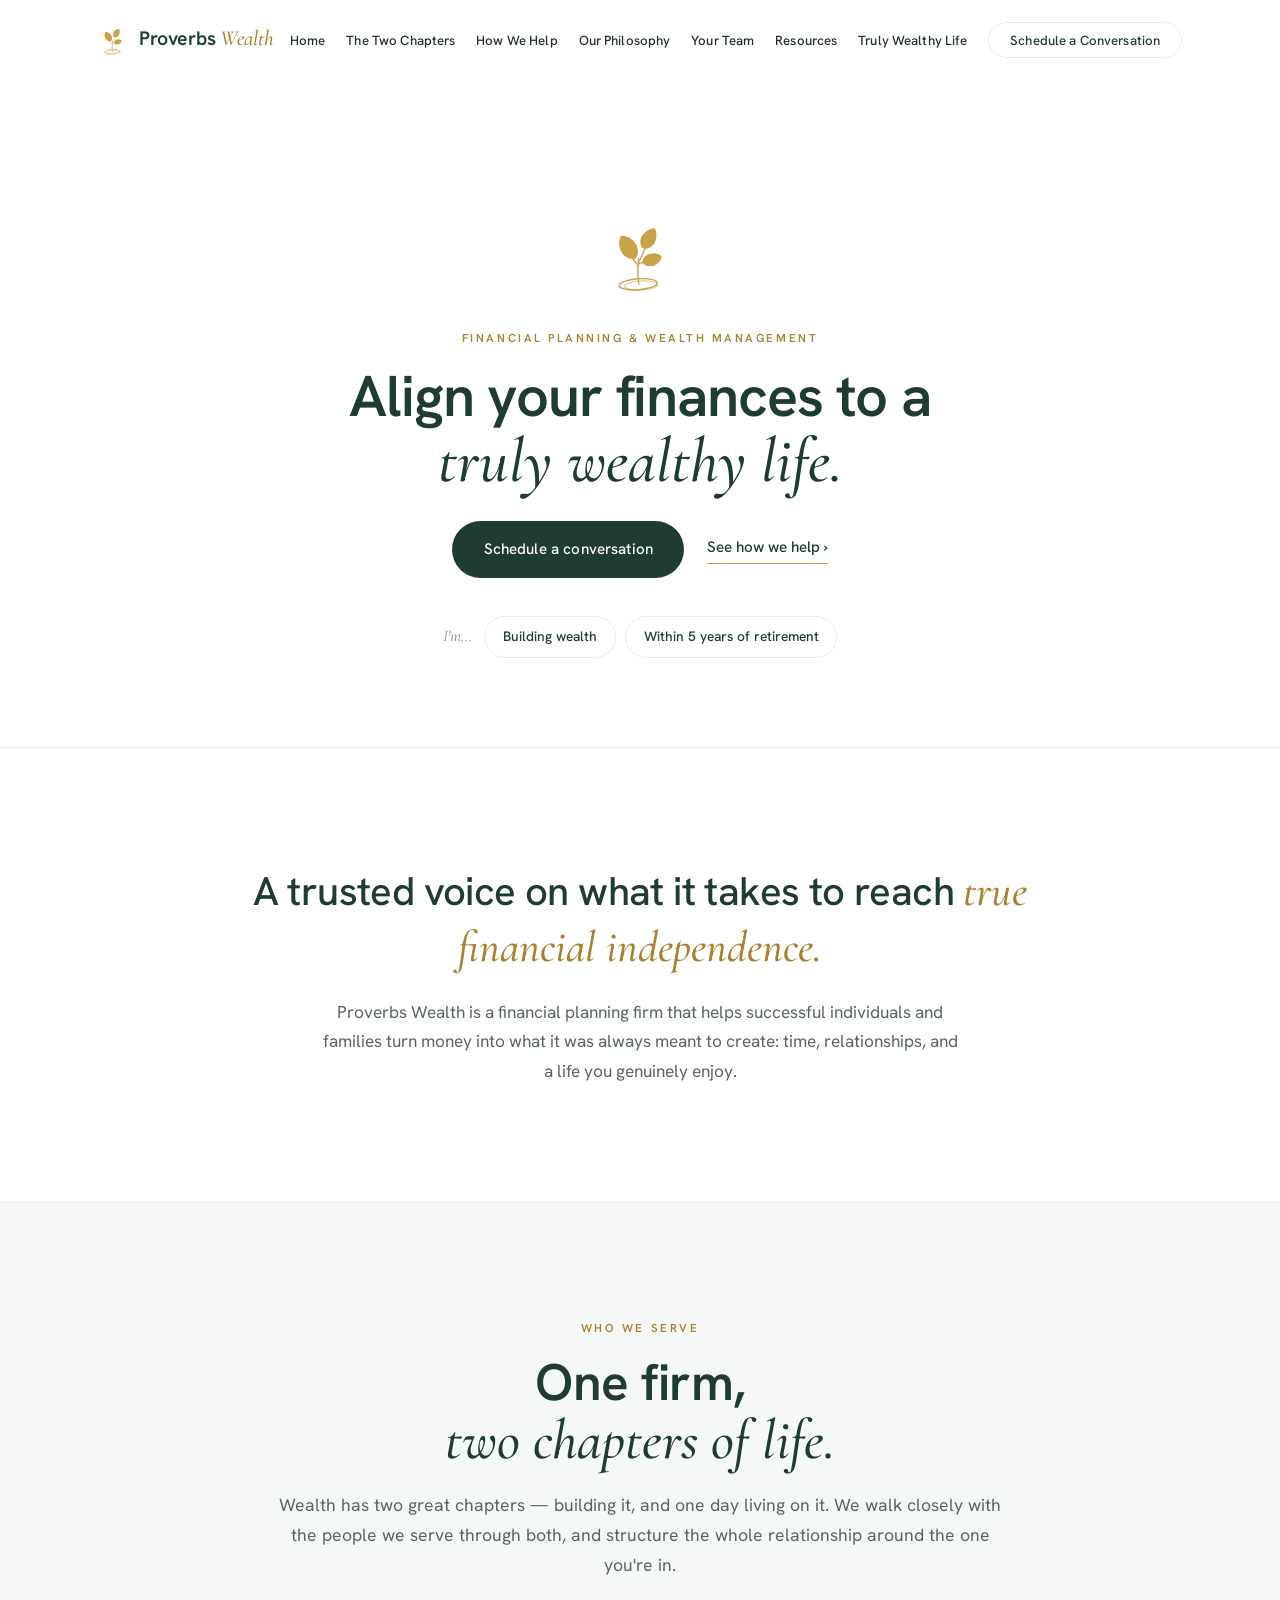
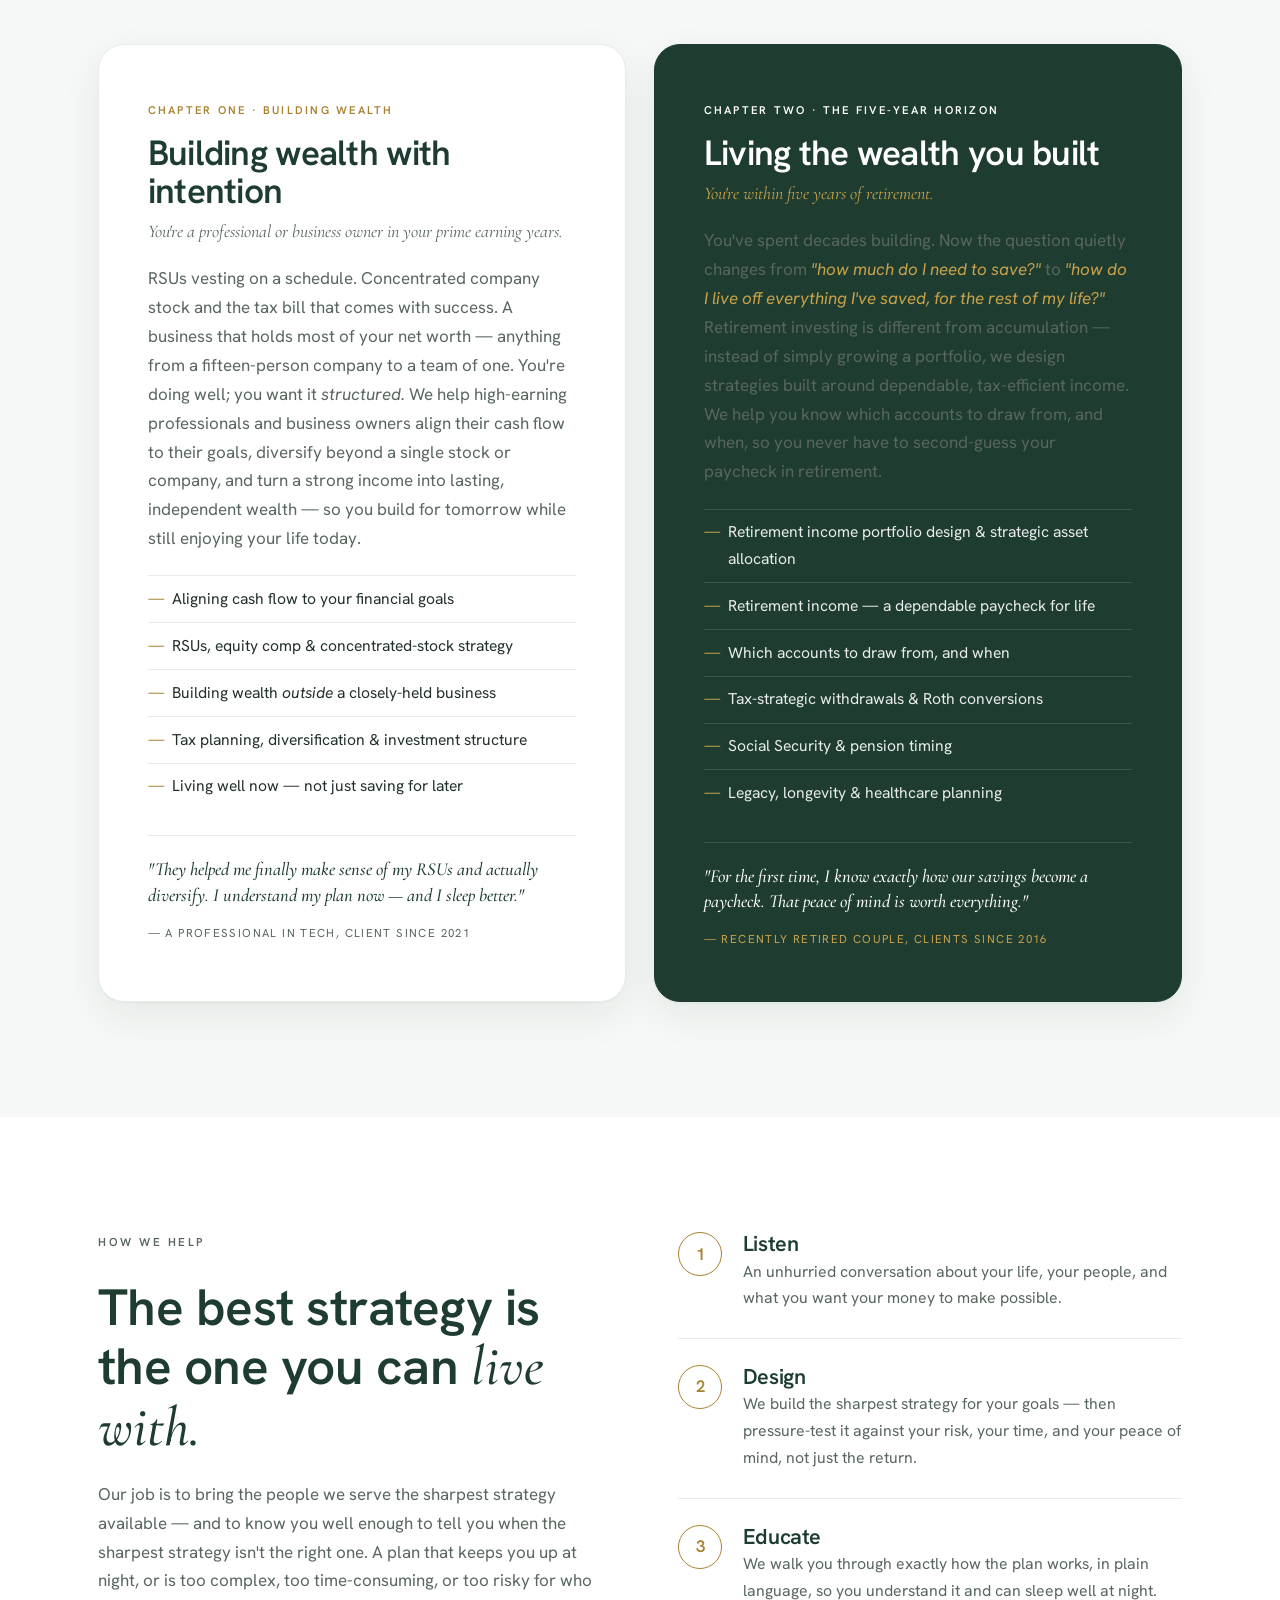
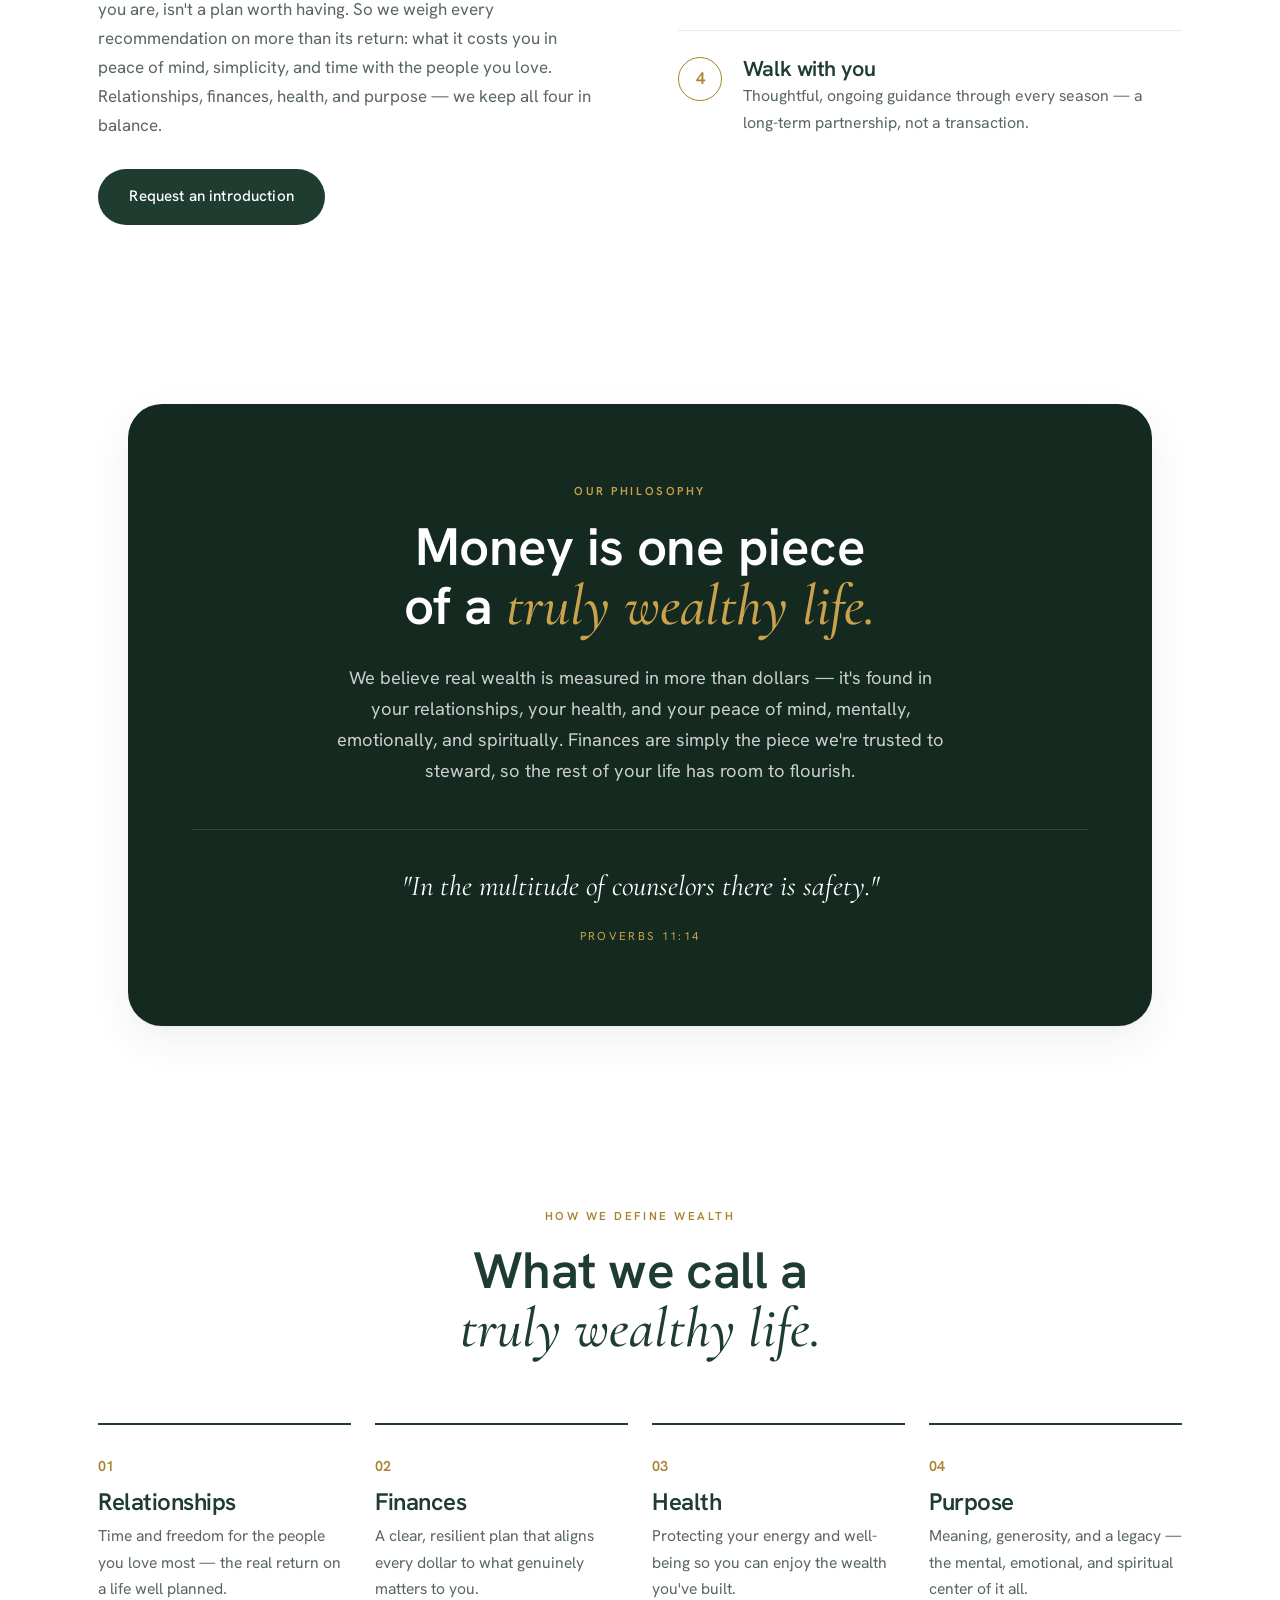
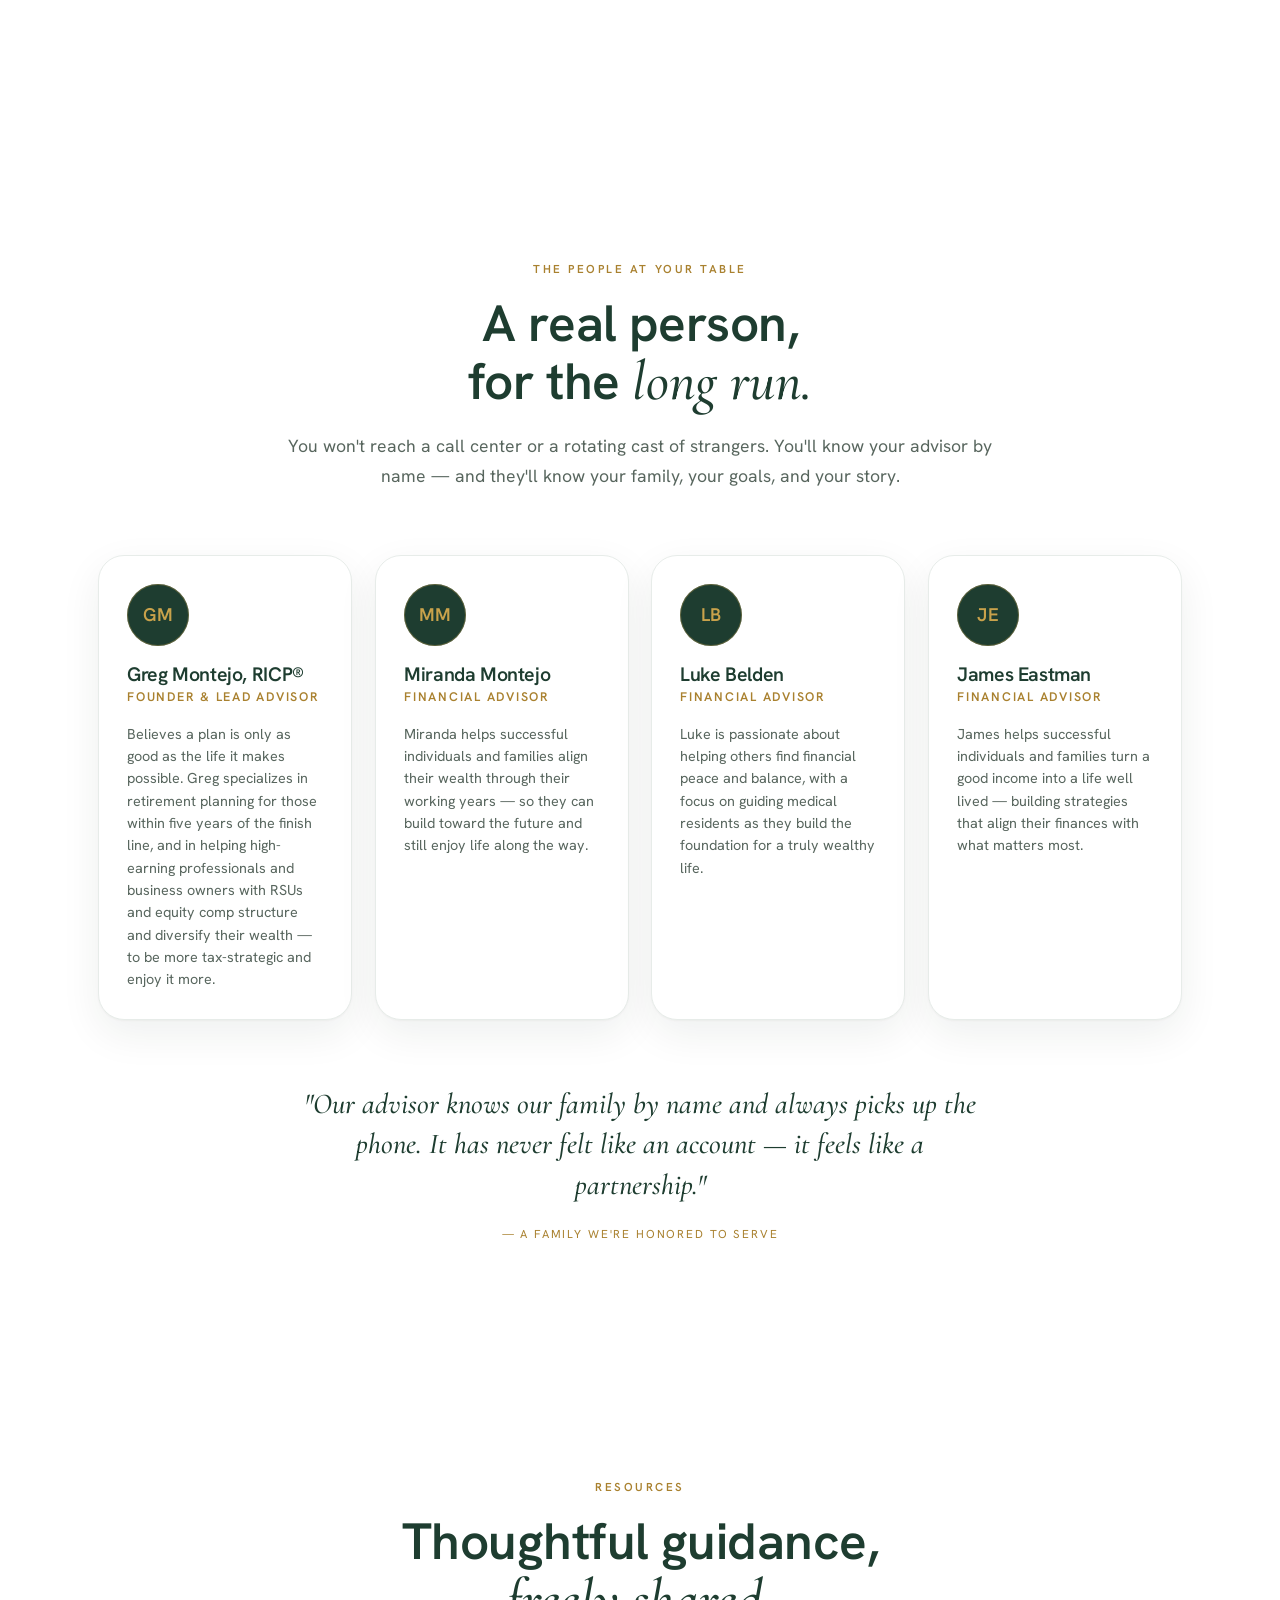
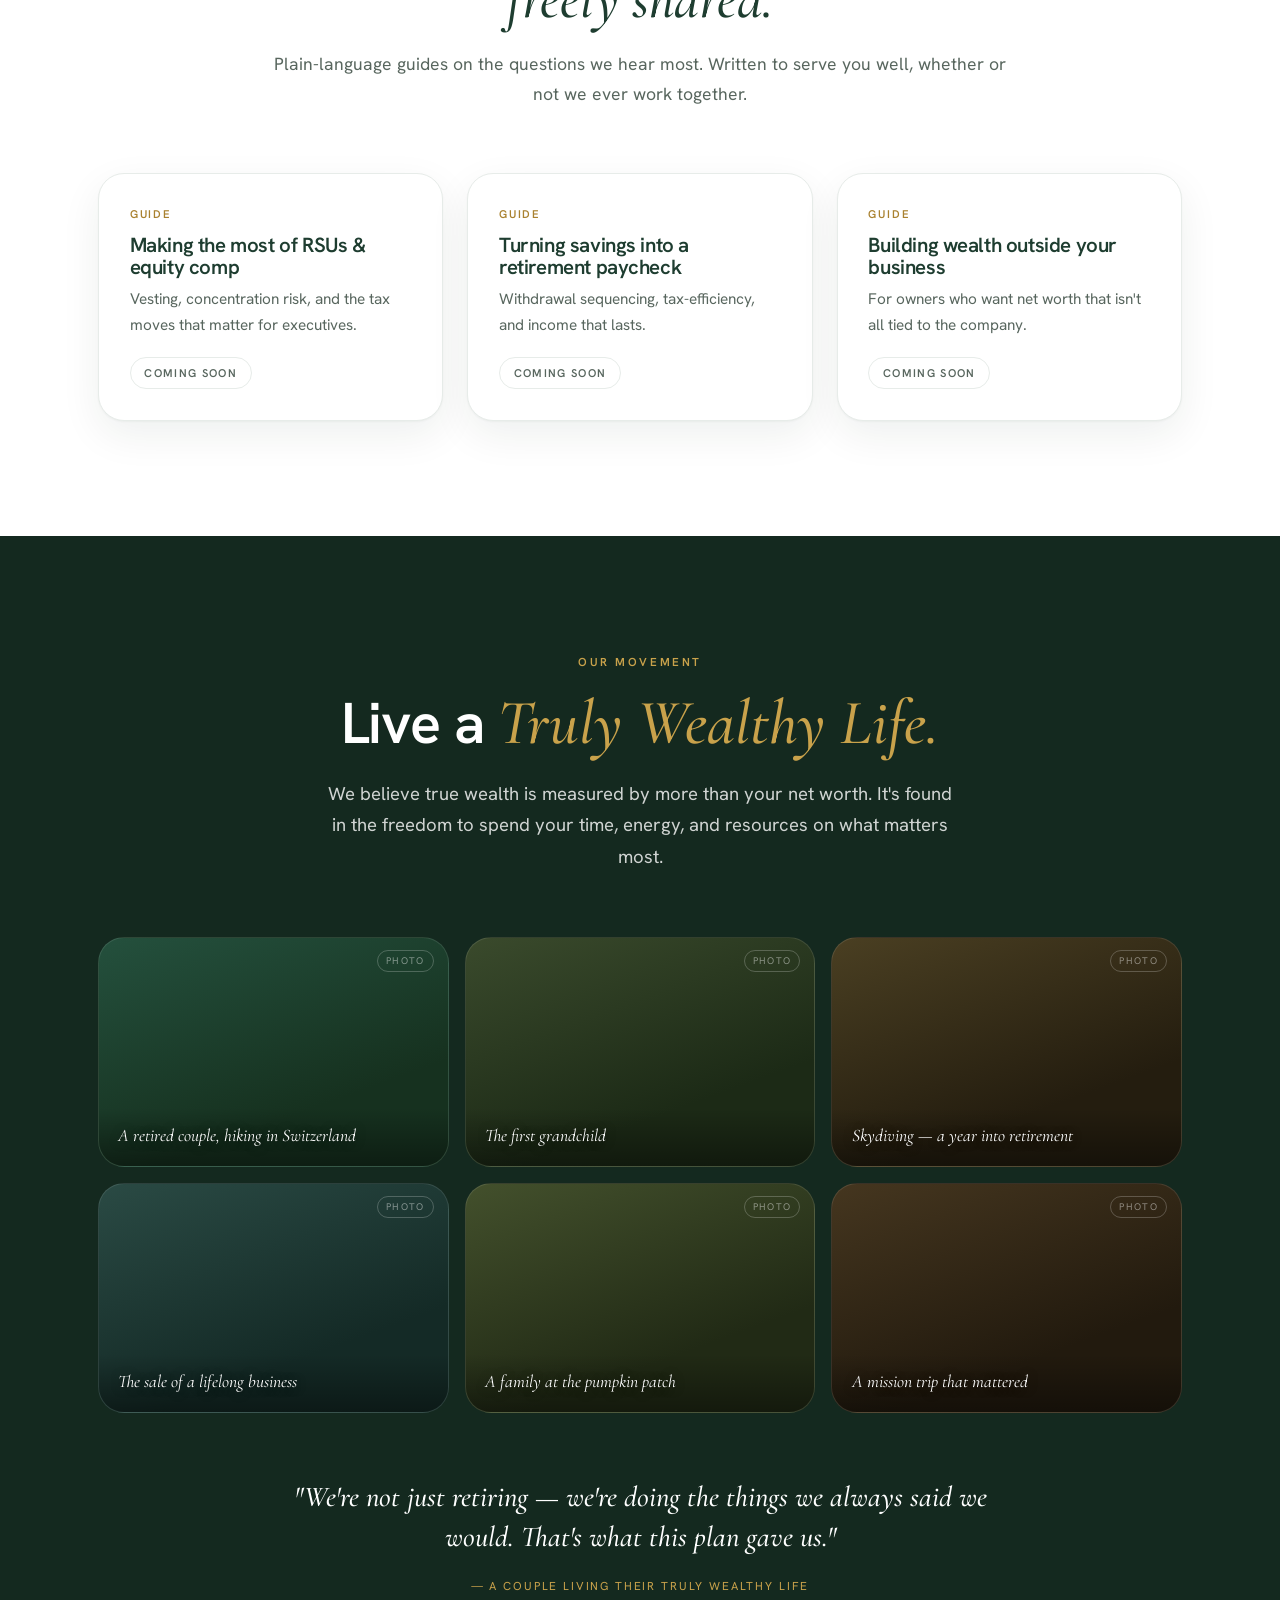
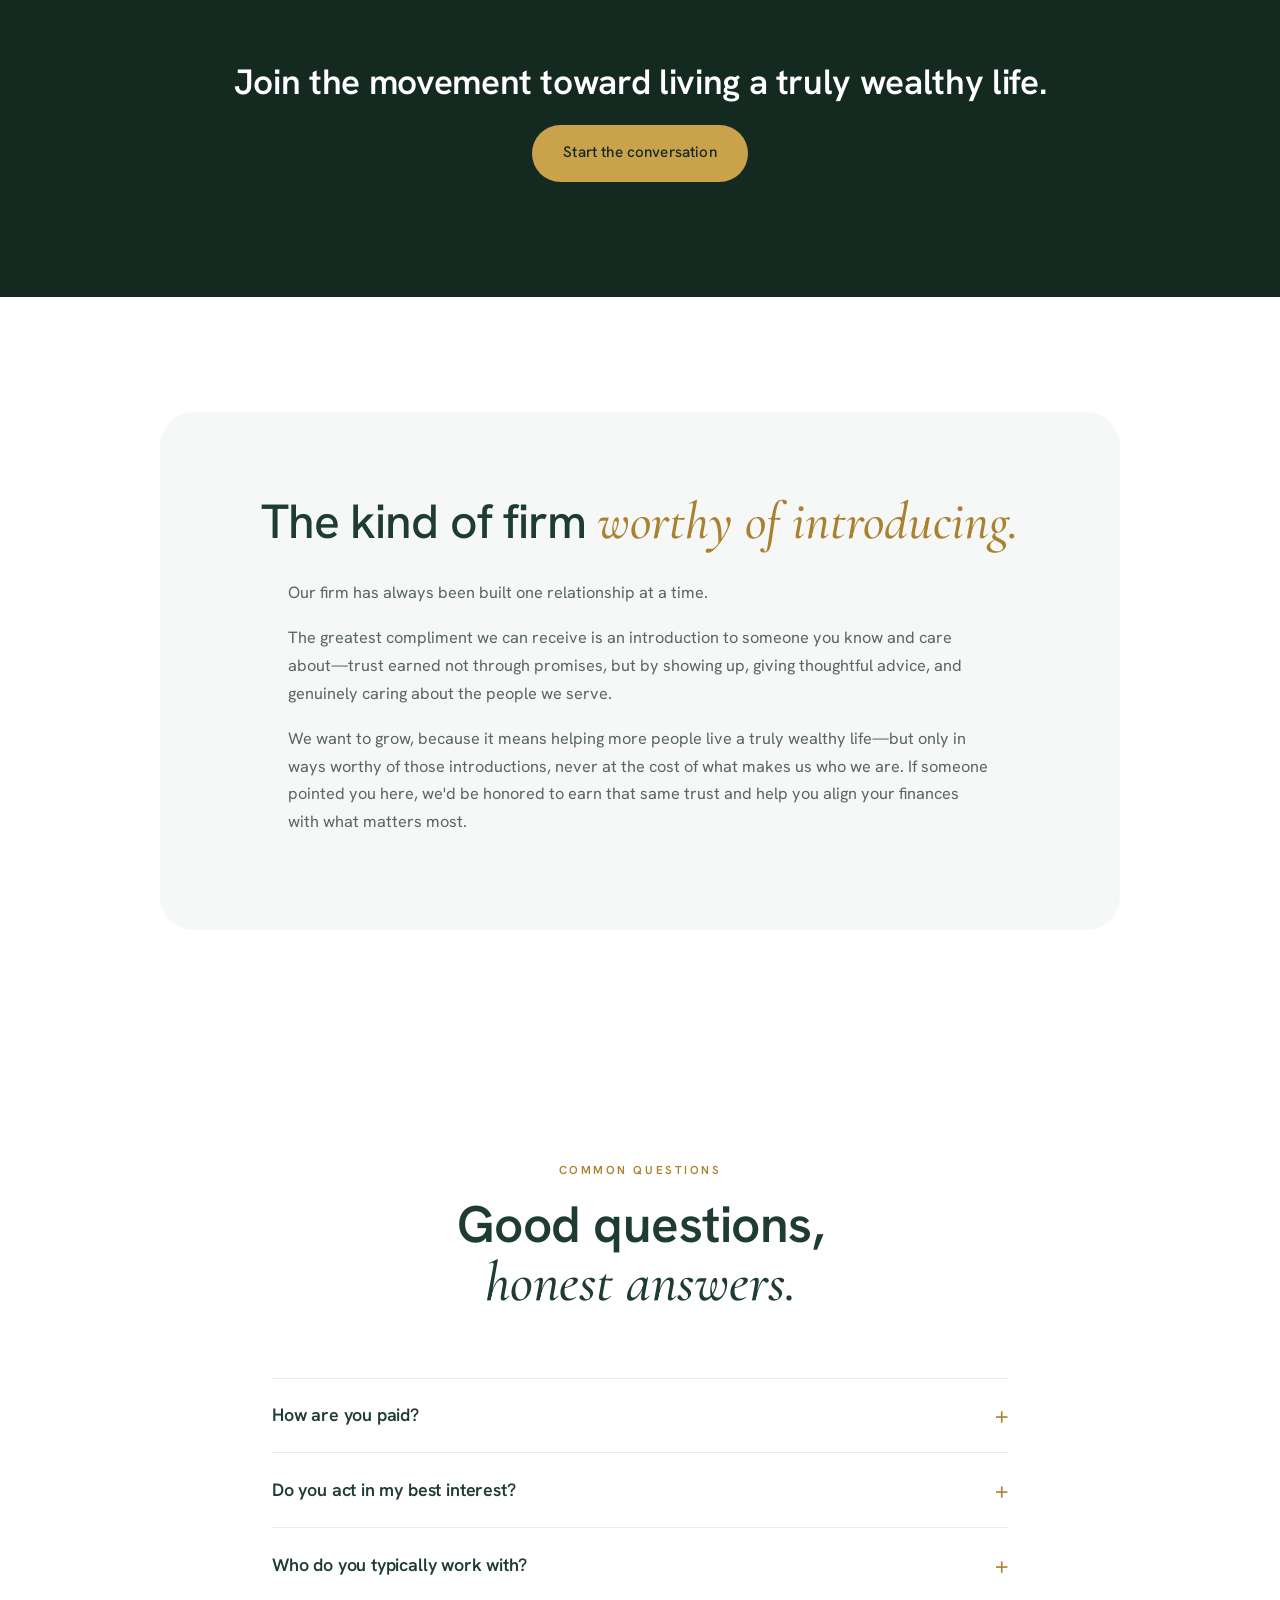
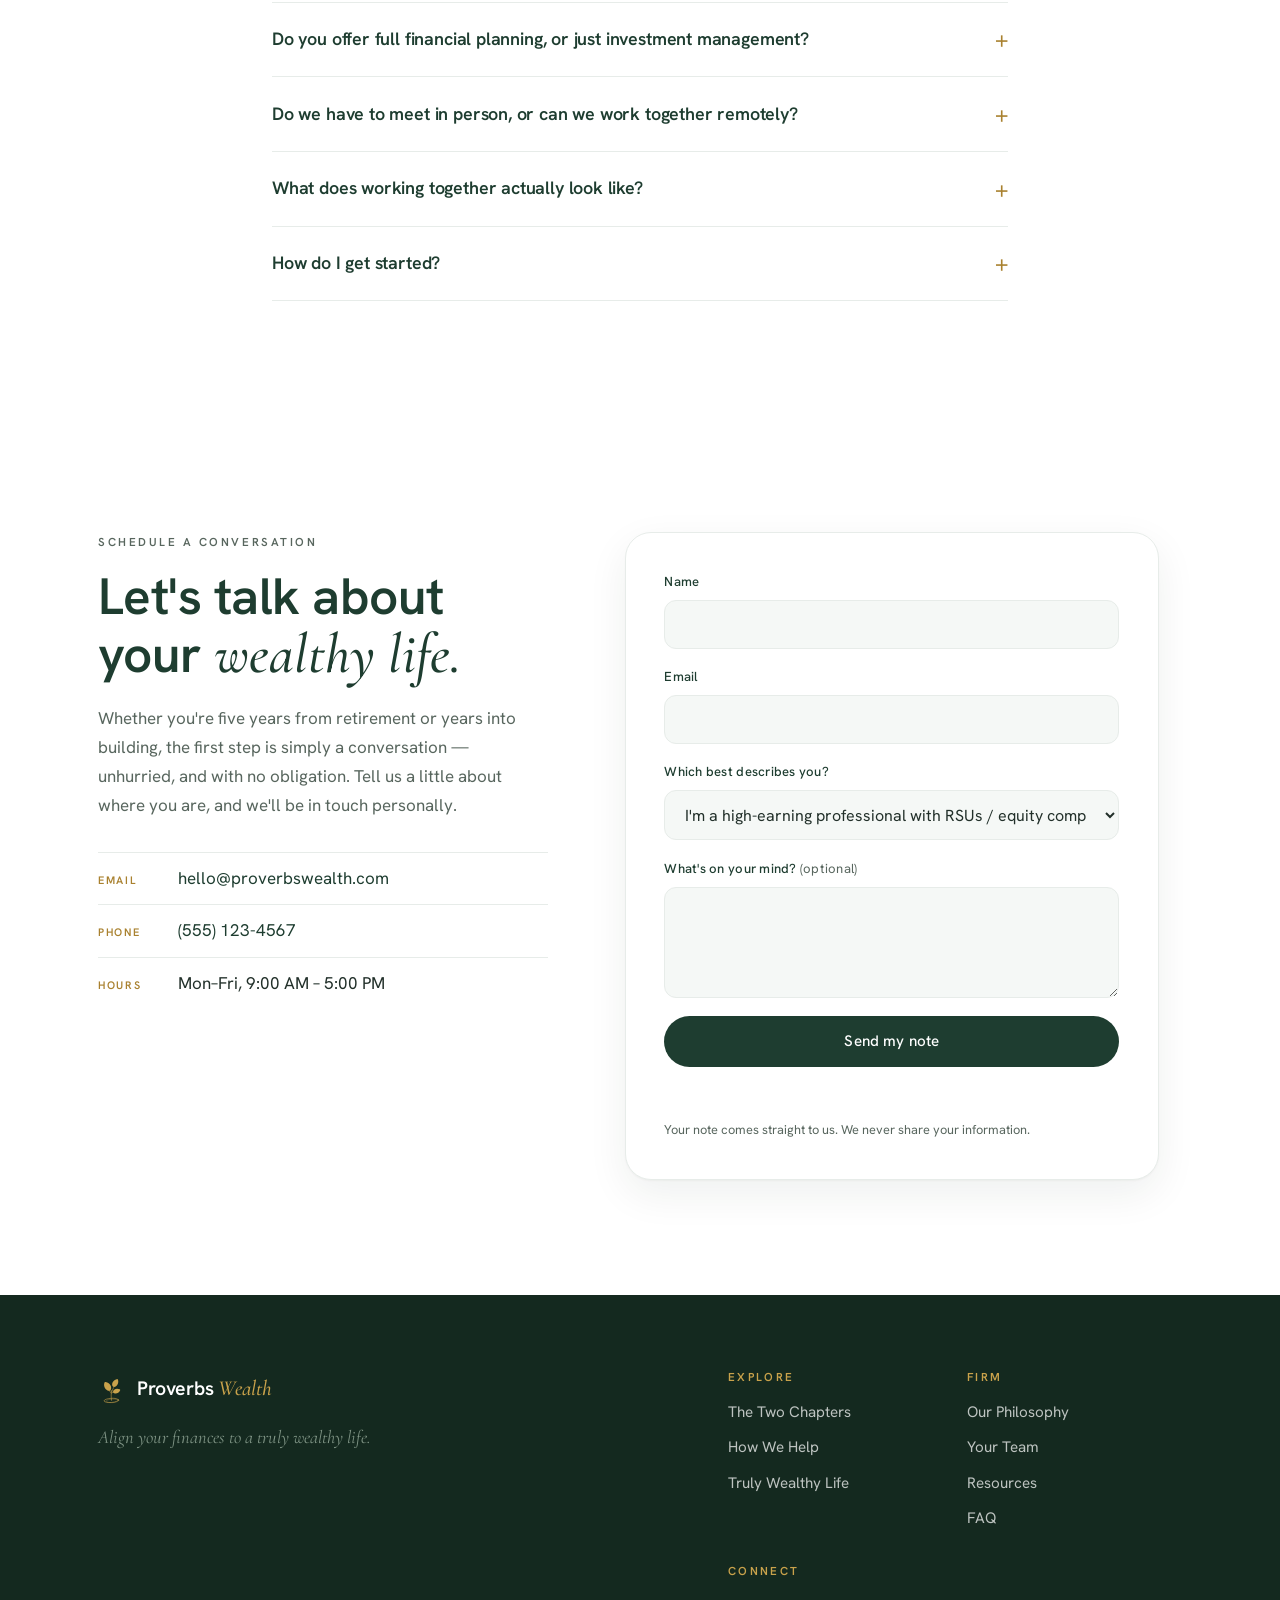
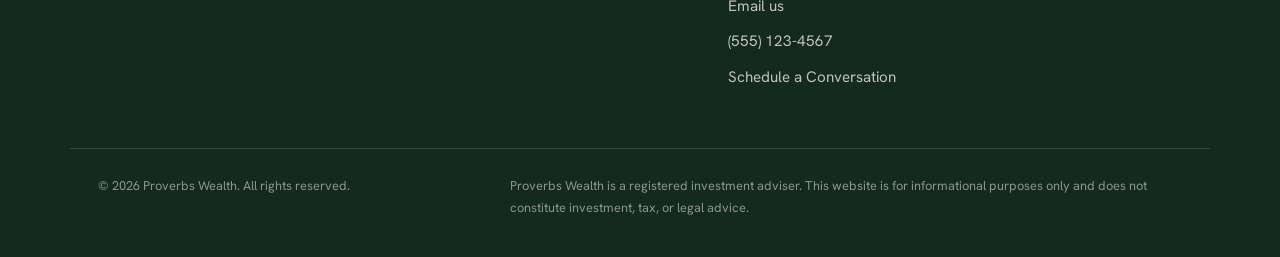
<file: onepage.html>
<!DOCTYPE html>
<html lang="en">
<head>
  <meta charset="UTF-8" />
  <meta name="viewport" content="width=device-width, initial-scale=1.0" />
  <title>Proverbs Wealth — Financial planning for a truly wealthy life</title>
  <meta name="description" content="Proverbs Wealth is a relationship-driven financial planning firm that helps successful individuals and families align their finances with a truly wealthy life." />

  <meta property="og:title" content="Proverbs Wealth" />
  <meta property="og:description" content="Align your finances to a truly wealthy life." />
  <meta property="og:type" content="website" />

  <link rel="preconnect" href="https://fonts.googleapis.com" />
  <link rel="preconnect" href="https://fonts.gstatic.com" crossorigin />
  <link href="https://fonts.googleapis.com/css2?family=Cormorant+Garamond:ital,wght@0,500;0,600;1,400;1,500;1,600&family=Hanken+Grotesk:wght@400;500;600;700&display=swap" rel="stylesheet" />
  <link rel="stylesheet" href="styles.css" />
  <link rel="icon" href="data:image/svg+xml,%3Csvg%20xmlns='http://www.w3.org/2000/svg'%20viewBox='0%200%2064%2064'%3E%3Crect%20width='64'%20height='64'%20rx='14'%20fill='%2314291F'/%3E%3Cg%20fill='%23C9A24B'%3E%3Cellipse%20cx='24'%20cy='28'%20rx='8'%20ry='6'%20transform='rotate(-30%2024%2028)'/%3E%3Cellipse%20cx='40'%20cy='24'%20rx='8'%20ry='6'%20transform='rotate(26%2040%2024)'/%3E%3Cellipse%20cx='42'%20cy='38'%20rx='7'%20ry='5.5'%20transform='rotate(60%2042%2038)'/%3E%3C/g%3E%3Cg%20fill='none'%20stroke='%23C9A24B'%20stroke-width='2.2'%20stroke-linecap='round'%3E%3Cpath%20d='M32%2052%20C31%2044%2031%2036%2033%2030'/%3E%3Cellipse%20cx='32'%20cy='52'%20rx='13'%20ry='4'/%3E%3C/g%3E%3C/svg%3E" />
</head>
<body>
  <!-- ============================ Header ============================ -->
  <header class="site-header" id="top">
    <div class="wrap header-inner">
      <a href="#top" class="brand" aria-label="Proverbs Wealth — home">
        <span class="brand-mark" aria-hidden="true">
          <svg viewBox="0 0 120 150" width="30" height="38" role="img" aria-hidden="true">
            <g fill="none" stroke="currentColor" stroke-width="2.4" stroke-linecap="round">
              <ellipse cx="57" cy="126" rx="31" ry="9" transform="rotate(-4 57 126)"/>
              <ellipse cx="62" cy="128" rx="27" ry="7.5" transform="rotate(-3 62 128)" opacity=".5"/>
              <path d="M58 126 C56 110 56 96 58 84"/>
              <path d="M58 96 C51 88 46 82 43 76"/>
              <path d="M59 88 C64 78 69 66 73 57"/>
              <path d="M59 92 C66 90 72 90 77 89"/>
            </g>
            <g fill="currentColor">
              <path d="M0 20 C -15 15 -17 -7 -3 -19 C -1 -21 1 -21 3 -19 C 17 -7 15 15 0 20 Z" transform="translate(41 66) rotate(-32) scale(1.08)"/>
              <path d="M0 18 C -14 14 -16 -6 -3 -18 C -1 -20 1 -20 3 -18 C 16 -6 14 14 0 18 Z" transform="translate(74 52) rotate(30)"/>
              <path d="M0 17 C -13 13 -15 -6 -3 -17 C -1 -19 1 -19 3 -17 C 15 -6 13 13 0 17 Z" transform="translate(79 86) rotate(72) scale(0.92)"/>
            </g>
          </svg>
        </span>
        <span class="brand-word">Proverbs <em>Wealth</em></span>
      </a>

      <nav class="nav" aria-label="Primary">
        <button class="nav-toggle" aria-expanded="false" aria-controls="nav-menu" aria-label="Open menu">
          <span></span><span></span><span></span>
        </button>
        <ul class="nav-menu" id="nav-menu">
          <li><a href="#top">Home</a></li>
          <li><a href="#chapters">The Two Chapters</a></li>
          <li><a href="#help">How We Help</a></li>
          <li><a href="#philosophy">Our Philosophy</a></li>
          <li><a href="#advisors">Your Team</a></li>
          <li><a href="#resources">Resources</a></li>
          <li><a href="#truly">Truly Wealthy Life</a></li>
          <li><a href="#contact" class="nav-cta">Schedule a Conversation</a></li>
        </ul>
      </nav>
    </div>
  </header>

  <main>
    <!-- ============================ Hero ============================ -->
    <section class="hero">
      <div class="wrap hero-inner">
        <span class="sapling-lg" aria-hidden="true">
          <svg viewBox="0 0 120 150" width="74" height="92">
            <g fill="none" stroke="var(--gold-soft)" stroke-width="2.2" stroke-linecap="round">
              <ellipse cx="57" cy="126" rx="31" ry="9" transform="rotate(-4 57 126)"/>
              <ellipse cx="62" cy="128" rx="27" ry="7.5" transform="rotate(-3 62 128)" opacity=".5"/>
              <path d="M58 126 C56 110 56 96 58 84"/>
              <path d="M58 96 C51 88 46 82 43 76"/>
              <path d="M59 88 C64 78 69 66 73 57"/>
              <path d="M59 92 C66 90 72 90 77 89"/>
            </g>
            <g fill="var(--gold-soft)">
              <path d="M0 20 C -15 15 -17 -7 -3 -19 C -1 -21 1 -21 3 -19 C 17 -7 15 15 0 20 Z" transform="translate(41 66) rotate(-32) scale(1.08)"/>
              <path d="M0 18 C -14 14 -16 -6 -3 -18 C -1 -20 1 -20 3 -18 C 16 -6 14 14 0 18 Z" transform="translate(74 52) rotate(30)"/>
              <path d="M0 17 C -13 13 -15 -6 -3 -17 C -1 -19 1 -19 3 -17 C 15 -6 13 13 0 17 Z" transform="translate(79 86) rotate(72) scale(0.92)"/>
            </g>
          </svg>
        </span>
        <p class="eyebrow">Financial Planning &amp; Wealth Management</p>
        <h1 class="hero-title">
          Align your finances to a<br /><em>truly wealthy life.</em>
        </h1>
        <div class="hero-actions">
          <a href="#contact" class="btn btn-solid">Schedule a conversation</a>
          <a href="#chapters" class="btn-link">See how we help &rsaquo;</a>
        </div>
        <div class="hero-paths" role="group" aria-label="Which describes you?">
          <span class="hero-paths-label">I'm&hellip;</span>
          <a href="#chapter-build" class="path-chip">Building wealth</a>
          <a href="#chapter-retire" class="path-chip">Within 5 years of retirement</a>
        </div>
      </div>
    </section>

    <!-- ======================= Trusted voice ======================= -->
    <section class="section trust">
      <div class="wrap trust-inner">
        <p class="trust-lead">
          A trusted voice on what it takes to reach
          <em>true financial independence.</em>
        </p>
        <p class="trust-sub">
          Proverbs Wealth is a financial planning firm that helps successful
          individuals and families turn money into what it was always meant to
          create: time, relationships, and a life you genuinely enjoy.
        </p>
      </div>
    </section>

    <!-- ===================== Two life chapters ===================== -->
    <section class="section chapters" id="chapters">
      <div class="wrap">
        <div class="section-head">
          <p class="eyebrow">Who we serve</p>
          <h2 class="section-title">One firm,<br /><em>two chapters of life.</em></h2>
          <p class="section-sub">
            Wealth has two great chapters — building it, and one day living on
            it. We walk closely with the people we serve through both, and
            structure the whole relationship around the one you're in.
          </p>
        </div>

        <div class="chapter-grid">
          <article class="chapter" id="chapter-build">
            <span class="chapter-index">Chapter One · Building Wealth</span>
            <h3>Building wealth with intention</h3>
            <p class="chapter-role">You're a professional or business owner in your prime earning years.</p>
            <p>
              RSUs vesting on a schedule. Concentrated company stock and the tax
              bill that comes with success. A business that holds most of your net
              worth — anything from a fifteen-person company to a team of one.
              You're doing well; you want it <em>structured.</em> We help
              high-earning professionals and business owners align their cash flow
              to their goals, diversify beyond a single stock or company, and turn
              a strong income into lasting, independent wealth — so you build for
              tomorrow while still enjoying your life today.
            </p>
            <ul class="chapter-list">
              <li>Aligning cash flow to your financial goals</li>
              <li>RSUs, equity comp &amp; concentrated-stock strategy</li>
              <li>Building wealth <em>outside</em> a closely-held business</li>
              <li>Tax planning, diversification &amp; investment structure</li>
              <li>Living well now — not just saving for later</li>
            </ul>
            <!-- PLACEHOLDER TESTIMONIAL -->
            <blockquote class="mini-quote">
              <p>"They helped me finally make sense of my RSUs and actually
              diversify. I understand my plan now — and I sleep better."</p>
              <cite>— A professional in tech, client since 2021</cite>
            </blockquote>
          </article>

          <article class="chapter chapter-alt" id="chapter-retire">
            <span class="chapter-index">Chapter Two · The Five-Year Horizon</span>
            <h3>Living the wealth you built</h3>
            <p class="chapter-role">You're within five years of retirement.</p>
            <p>
              You've spent decades building. Now the question quietly changes
              from <em>"how much do I need to save?"</em> to <em>"how do I live
              off everything I've saved, for the rest of my life?"</em>
              Retirement investing is different from accumulation — instead of
              simply growing a portfolio, we design strategies built around
              dependable, tax-efficient income. We help you know which accounts
              to draw from, and when, so you never have to second-guess your
              paycheck in retirement.
            </p>
            <ul class="chapter-list">
              <li>Retirement income portfolio design &amp; strategic asset allocation</li>
              <li>Retirement income — a dependable paycheck for life</li>
              <li>Which accounts to draw from, and when</li>
              <li>Tax-strategic withdrawals &amp; Roth conversions</li>
              <li>Social Security &amp; pension timing</li>
              <li>Legacy, longevity &amp; healthcare planning</li>
            </ul>
            <!-- PLACEHOLDER TESTIMONIAL -->
            <blockquote class="mini-quote on-dark">
              <p>"For the first time, I know exactly how our savings become a
              paycheck. That peace of mind is worth everything."</p>
              <cite>— Recently retired couple, clients since 2016</cite>
            </blockquote>
          </article>
        </div>
      </div>
    </section>

    <!-- ======================== How we help ======================== -->
    <section class="section approach" id="help">
      <div class="wrap approach-inner">
        <div class="approach-copy">
          <p class="eyebrow">How we help</p>
          <h2 class="section-title">The best strategy is<br />the one you can <em>live with.</em></h2>
          <p>
            Our job is to bring the people we serve the sharpest strategy
            available — and to know you well enough to tell you when the sharpest
            strategy isn't the right one. A plan that keeps you up at night, or is
            too complex, too time-consuming, or too risky for who you are, isn't a
            plan worth having. So we weigh every recommendation on more than its
            return: what it costs you in peace of mind, simplicity, and time with
            the people you love. Relationships, finances, health, and purpose —
            we keep all four in balance.
          </p>
          <a href="#contact" class="btn btn-solid">Request an introduction</a>
        </div>
        <ol class="steps">
          <li class="step">
            <span class="step-num">1</span>
            <div>
              <h3>Listen</h3>
              <p>An unhurried conversation about your life, your people, and what you want your money to make possible.</p>
            </div>
          </li>
          <li class="step">
            <span class="step-num">2</span>
            <div>
              <h3>Design</h3>
              <p>We build the sharpest strategy for your goals — then pressure-test it against your risk, your time, and your peace of mind, not just the return.</p>
            </div>
          </li>
          <li class="step">
            <span class="step-num">3</span>
            <div>
              <h3>Educate</h3>
              <p>We walk you through exactly how the plan works, in plain language, so you understand it and can sleep well at night.</p>
            </div>
          </li>
          <li class="step">
            <span class="step-num">4</span>
            <div>
              <h3>Walk with you</h3>
              <p>Thoughtful, ongoing guidance through every season — a long-term partnership, not a transaction.</p>
            </div>
          </li>
        </ol>
      </div>
    </section>

    <!-- ======================== Philosophy ========================= -->
    <section class="section philosophy" id="philosophy">
      <div class="wrap philosophy-inner">
        <p class="eyebrow light">Our philosophy</p>
        <h2 class="philosophy-title">
          Money is one piece<br />of a <em>truly wealthy life.</em>
        </h2>
        <p class="philosophy-body">
          We believe real wealth is measured in more than dollars — it's found
          in your relationships, your health, and your peace of mind, mentally,
          emotionally, and spiritually. Finances are simply the piece we're
          trusted to steward, so the rest of your life has room to flourish.
        </p>
        <blockquote class="scripture">
          <p>"In the multitude of counselors there is safety."</p>
          <cite>Proverbs 11:14</cite>
        </blockquote>
      </div>
    </section>

    <!-- ===================== Definition of wealth ===================== -->
    <section class="section pillars">
      <div class="wrap">
        <div class="section-head">
          <p class="eyebrow">How we define wealth</p>
          <h2 class="section-title">What we call a<br /><em>truly wealthy life.</em></h2>
        </div>
        <div class="pillar-grid">
          <div class="pillar">
            <span class="pillar-num">01</span>
            <h3>Relationships</h3>
            <p>Time and freedom for the people you love most — the real return on a life well planned.</p>
          </div>
          <div class="pillar">
            <span class="pillar-num">02</span>
            <h3>Finances</h3>
            <p>A clear, resilient plan that aligns every dollar to what genuinely matters to you.</p>
          </div>
          <div class="pillar">
            <span class="pillar-num">03</span>
            <h3>Health</h3>
            <p>Protecting your energy and well-being so you can enjoy the wealth you've built.</p>
          </div>
          <div class="pillar">
            <span class="pillar-num">04</span>
            <h3>Purpose</h3>
            <p>Meaning, generosity, and a legacy — the mental, emotional, and spiritual center of it all.</p>
          </div>
        </div>
      </div>
    </section>

    <!-- ========================== Advisors ========================= -->
    <!--
      PLACEHOLDER TEAM PHOTOS — swap the .advisor-avatar span for an <img>
      when headshots are available. Names/bios are real.
    -->
    <section class="section advisors" id="advisors">
      <div class="wrap">
        <div class="section-head">
          <p class="eyebrow">The people at your table</p>
          <h2 class="section-title">A real person,<br />for the <em>long run.</em></h2>
          <p class="section-sub">
            You won't reach a call center or a rotating cast of strangers. You'll
            know your advisor by name — and they'll know your family, your goals,
            and your story.
          </p>
        </div>

        <div class="advisor-grid">
          <article class="advisor">
            <span class="advisor-avatar" data-initials="GM" aria-hidden="true">GM</span>
            <h3>Greg Montejo, RICP&reg;</h3>
            <p class="advisor-role">Founder &amp; Lead Advisor</p>
            <p class="advisor-bio">
              Believes a plan is only as good as the life it makes possible. Greg
              specializes in retirement planning for those within five years of
              the finish line, and in helping high-earning professionals and
              business owners with RSUs and equity comp structure and diversify
              their wealth — to be more tax-strategic and enjoy it more.
            </p>
          </article>

          <article class="advisor">
            <span class="advisor-avatar" data-initials="MM" aria-hidden="true">MM</span>
            <h3>Miranda Montejo</h3>
            <p class="advisor-role">Financial Advisor</p>
            <p class="advisor-bio">
              Miranda helps successful individuals and families align their
              wealth through their working years — so they can build toward the
              future and still enjoy life along the way.
            </p>
          </article>

          <article class="advisor">
            <span class="advisor-avatar" data-initials="LB" aria-hidden="true">LB</span>
            <h3>Luke Belden</h3>
            <p class="advisor-role">Financial Advisor</p>
            <p class="advisor-bio">
              Luke is passionate about helping others find financial peace and
              balance, with a focus on guiding medical residents as they build
              the foundation for a truly wealthy life.
            </p>
          </article>

          <article class="advisor">
            <span class="advisor-avatar" data-initials="JE" aria-hidden="true">JE</span>
            <h3>James Eastman</h3>
            <p class="advisor-role">Financial Advisor</p>
            <p class="advisor-bio">
              James helps successful individuals and families turn a good income
              into a life well lived — building strategies that align their
              finances with what matters most.
            </p>
          </article>
        </div>

        <!-- PLACEHOLDER TESTIMONIAL -->
        <blockquote class="testimonial">
          <p>"Our advisor knows our family by name and always picks up the phone.
          It has never felt like an account — it feels like a partnership."</p>
          <cite>— A family we're honored to serve</cite>
        </blockquote>
      </div>
    </section>

    <!-- ========================= Resources ========================= -->
    <section class="section resources" id="resources">
      <div class="wrap">
        <div class="section-head">
          <p class="eyebrow">Resources</p>
          <h2 class="section-title">Thoughtful guidance,<br /><em>freely shared.</em></h2>
          <p class="section-sub">
            Plain-language guides on the questions we hear most. Written to serve
            you well, whether or not we ever work together.
          </p>
        </div>
        <div class="resource-grid">
          <article class="resource">
            <span class="resource-kind">Guide</span>
            <h3>Making the most of RSUs &amp; equity comp</h3>
            <p>Vesting, concentration risk, and the tax moves that matter for executives.</p>
            <span class="resource-soon">Coming soon</span>
          </article>
          <article class="resource">
            <span class="resource-kind">Guide</span>
            <h3>Turning savings into a retirement paycheck</h3>
            <p>Withdrawal sequencing, tax-efficiency, and income that lasts.</p>
            <span class="resource-soon">Coming soon</span>
          </article>
          <article class="resource">
            <span class="resource-kind">Guide</span>
            <h3>Building wealth outside your business</h3>
            <p>For owners who want net worth that isn't all tied to the company.</p>
            <span class="resource-soon">Coming soon</span>
          </article>
        </div>
      </div>
    </section>

    <!-- ===================== Truly Wealthy Life ===================== -->
    <section class="section truly" id="truly">
      <div class="wrap">
        <div class="truly-head">
          <p class="eyebrow light">Our movement</p>
          <h2 class="truly-title">Live a <em>Truly Wealthy Life.</em></h2>
          <p class="truly-lead">
            We believe true wealth is measured by more than your net worth. It's
            found in the freedom to spend your time, energy, and resources on
            what matters most.
          </p>
        </div>

        <!--
          PLACEHOLDER STORY TILES — replace each .story with real lifestyle
          photography (client & advisor stories, family moments, travel,
          milestones, giving back). The caption becomes the image alt/overlay.
        -->
        <div class="story-grid">
          <figure class="story"><span>A retired couple, hiking in Switzerland</span></figure>
          <figure class="story"><span>The first grandchild</span></figure>
          <figure class="story"><span>Skydiving — a year into retirement</span></figure>
          <figure class="story tall"><span>The sale of a lifelong business</span></figure>
          <figure class="story"><span>A family at the pumpkin patch</span></figure>
          <figure class="story"><span>A mission trip that mattered</span></figure>
        </div>

        <blockquote class="testimonial on-dark">
          <p>"We're not just retiring — we're doing the things we always said we
          would. That's what this plan gave us."</p>
          <cite>— A couple living their truly wealthy life</cite>
        </blockquote>

        <div class="truly-invite">
          <h3>Join the movement toward living a truly wealthy life.</h3>
          <a href="#contact" class="btn btn-gold">Start the conversation</a>
        </div>
      </div>
    </section>

    <!-- ================== Relationship / referral ================== -->
    <section class="section referral">
      <div class="wrap referral-inner">
        <p class="referral-quote">
          The kind of firm <em>worthy of introducing.</em>
        </p>
        <div class="referral-body">
          <p>Our firm has always been built one relationship at a time.</p>
          <p>
            The greatest compliment we can receive is an introduction to someone
            you know and care about&mdash;trust earned not through promises, but
            by showing up, giving thoughtful advice, and genuinely caring about
            the people we serve.
          </p>
          <p>
            We want to grow, because it means helping more people live a truly
            wealthy life&mdash;but only in ways worthy of those introductions,
            never at the cost of what makes us who we are. If someone pointed you
            here, we'd be honored to earn that same trust and help you align your
            finances with what matters most.
          </p>
        </div>
      </div>
    </section>

    <!-- =========================== FAQ ============================ -->
    <!--
      COMPLIANCE NOTE: the "How are you paid?", "Are you a fiduciary?", and the
      footer disclosure reflect a dually-registered (broker-dealer) advisor.
      Please run the exact wording — and add any required broker-dealer
      disclosures (BD name, "securities offered through…", Form CRS link) —
      past your compliance department before going live.
    -->
    <section class="section faq-section" id="faq">
      <div class="wrap">
        <div class="section-head">
          <p class="eyebrow">Common questions</p>
          <h2 class="section-title">Good questions,<br /><em>honest answers.</em></h2>
        </div>
        <div class="faq-list">
          <details class="faq">
            <summary>How are you paid?</summary>
            <div class="faq-answer">
              Simply and transparently. We work on a fee basis for planning and
              investment management. Because we're dually registered through a
              broker-dealer, we can also earn commissions on certain products when
              one is the right fit&mdash;and we'll always tell you exactly how
              we're paid on anything we recommend.
            </div>
          </details>
          <details class="faq">
            <summary>Do you act in my best interest?</summary>
            <div class="faq-answer">
              Always. We're held to act in your best interest when we advise you,
              and because we're dually registered, some products may be offered in
              a brokerage capacity under a best-interest standard. We'll always be
              clear about which capacity we're in, and why.
            </div>
          </details>
          <details class="faq">
            <summary>Who do you typically work with?</summary>
            <div class="faq-answer">
              Two groups, mostly: high-earning professionals and business owners
              in their prime earning years who want their growing wealth
              structured well, and those within about five years of retirement who
              want confidence their savings will carry them for life. If that
              sounds like you, we'd love to talk.
            </div>
          </details>
          <details class="faq">
            <summary>Do you offer full financial planning, or just investment management?</summary>
            <div class="faq-answer">
              Both — and they work together. We build a comprehensive plan around
              your life (income, taxes, retirement, equity comp, and legacy), then
              manage your investments in service of that plan — not the other way
              around.
            </div>
          </details>
          <details class="faq">
            <summary>Do we have to meet in person, or can we work together remotely?</summary>
            <div class="faq-answer">
              Whatever fits your life. Many of the people we serve work with us
              primarily by phone and video, with in-person conversations when it
              helps. Relationship and responsiveness matter far more than a zip
              code.
            </div>
          </details>
          <details class="faq">
            <summary>What does working together actually look like?</summary>
            <div class="faq-answer">
              It starts with an unhurried conversation. From there we listen,
              design a written plan, walk you through exactly how it works, and
              then stay with you — adjusting through every season. You'll always
              have a real advisor who knows your name and your goals.
            </div>
          </details>
          <details class="faq">
            <summary>How do I get started?</summary>
            <div class="faq-answer">
              Schedule a conversation. There's no cost and no obligation — just a
              chance to talk through where you are and whether we're the right
              fit. If we are, we'll take it one thoughtful step at a time.
            </div>
          </details>
        </div>
      </div>
    </section>

    <!-- ========================= Contact ========================== -->
    <section class="section contact" id="contact">
      <div class="wrap contact-inner">
        <div class="contact-copy">
          <p class="eyebrow">Schedule a conversation</p>
          <h2 class="section-title">Let's talk about<br />your <em>wealthy life.</em></h2>
          <p>
            Whether you're five years from retirement or years into building, the
            first step is simply a conversation — unhurried, and with no
            obligation. Tell us a little about where you are, and we'll be in
            touch personally.
          </p>
          <ul class="contact-details">
            <li><span class="cd-label">Email</span> <a href="mailto:hello@proverbswealth.com">hello@proverbswealth.com</a></li>
            <li><span class="cd-label">Phone</span> <a href="tel:+15551234567">(555) 123-4567</a></li>
            <li><span class="cd-label">Hours</span> Mon–Fri, 9:00 AM – 5:00 PM</li>
          </ul>
        </div>

        <form class="contact-form" id="contact-form" novalidate>
          <div class="field">
            <label for="name">Name</label>
            <input type="text" id="name" name="name" autocomplete="name" required />
          </div>
          <div class="field">
            <label for="email">Email</label>
            <input type="email" id="email" name="email" autocomplete="email" required />
          </div>
          <div class="field">
            <label for="chapter">Which best describes you?</label>
            <select id="chapter" name="chapter">
              <option>I'm a high-earning professional with RSUs / equity comp</option>
              <option>I'm a business owner building wealth</option>
              <option>I'm within five years of retirement</option>
              <option>I'm accumulating wealth and want structure</option>
              <option>Something else — I'll explain below</option>
            </select>
          </div>
          <div class="field">
            <label for="message">What's on your mind? <span class="optional">(optional)</span></label>
            <textarea id="message" name="message" rows="4"></textarea>
          </div>
          <button type="submit" class="btn btn-solid btn-block">Send my note</button>
          <p class="form-note" id="form-note" role="status" aria-live="polite"></p>
          <p class="form-fine">Your note comes straight to us. We never share your information.</p>
        </form>
      </div>
    </section>
  </main>

  <!-- ============================ Footer =========================== -->
  <footer class="site-footer">
    <div class="wrap footer-top">
      <div class="footer-brand">
        <a href="#top" class="brand brand-light">
          <span class="brand-mark" aria-hidden="true">
            <svg viewBox="0 0 120 150" width="28" height="35" aria-hidden="true">
              <g fill="none" stroke="currentColor" stroke-width="2.4" stroke-linecap="round">
                <ellipse cx="57" cy="126" rx="31" ry="9" transform="rotate(-4 57 126)"/>
                <ellipse cx="62" cy="128" rx="27" ry="7.5" transform="rotate(-3 62 128)" opacity=".5"/>
                <path d="M58 126 C56 110 56 96 58 84"/>
                <path d="M58 96 C51 88 46 82 43 76"/>
                <path d="M59 88 C64 78 69 66 73 57"/>
                <path d="M59 92 C66 90 72 90 77 89"/>
              </g>
              <g fill="currentColor">
                <path d="M0 20 C -15 15 -17 -7 -3 -19 C -1 -21 1 -21 3 -19 C 17 -7 15 15 0 20 Z" transform="translate(41 66) rotate(-32) scale(1.08)"/>
                <path d="M0 18 C -14 14 -16 -6 -3 -18 C -1 -20 1 -20 3 -18 C 16 -6 14 14 0 18 Z" transform="translate(74 52) rotate(30)"/>
                <path d="M0 17 C -13 13 -15 -6 -3 -17 C -1 -19 1 -19 3 -17 C 15 -6 13 13 0 17 Z" transform="translate(79 86) rotate(72) scale(0.92)"/>
              </g>
            </svg>
          </span>
          <span class="brand-word">Proverbs <em>Wealth</em></span>
        </a>
        <p class="footer-tag">Align your finances to a truly wealthy life.</p>
      </div>
      <nav class="footer-nav" aria-label="Footer">
        <div>
          <h4>Explore</h4>
          <a href="#chapters">The Two Chapters</a>
          <a href="#help">How We Help</a>
          <a href="#truly">Truly Wealthy Life</a>
        </div>
        <div>
          <h4>Firm</h4>
          <a href="#philosophy">Our Philosophy</a>
          <a href="#advisors">Your Team</a>
          <a href="#resources">Resources</a>
          <a href="#faq">FAQ</a>
        </div>
        <div>
          <h4>Connect</h4>
          <a href="mailto:hello@proverbswealth.com">Email us</a>
          <a href="tel:+15551234567">(555) 123-4567</a>
          <a href="#contact">Schedule a Conversation</a>
        </div>
      </nav>
    </div>
    <div class="wrap footer-bottom">
      <p>&copy; <span id="year">2026</span> Proverbs Wealth. All rights reserved.</p>
      <p class="footer-legal">
        Proverbs Wealth is a registered investment adviser. This website is for
        informational purposes only and does not constitute investment, tax, or
        legal advice.
      </p>
    </div>
  </footer>

  <script src="script.js"></script>
</body>
</html>
</file>
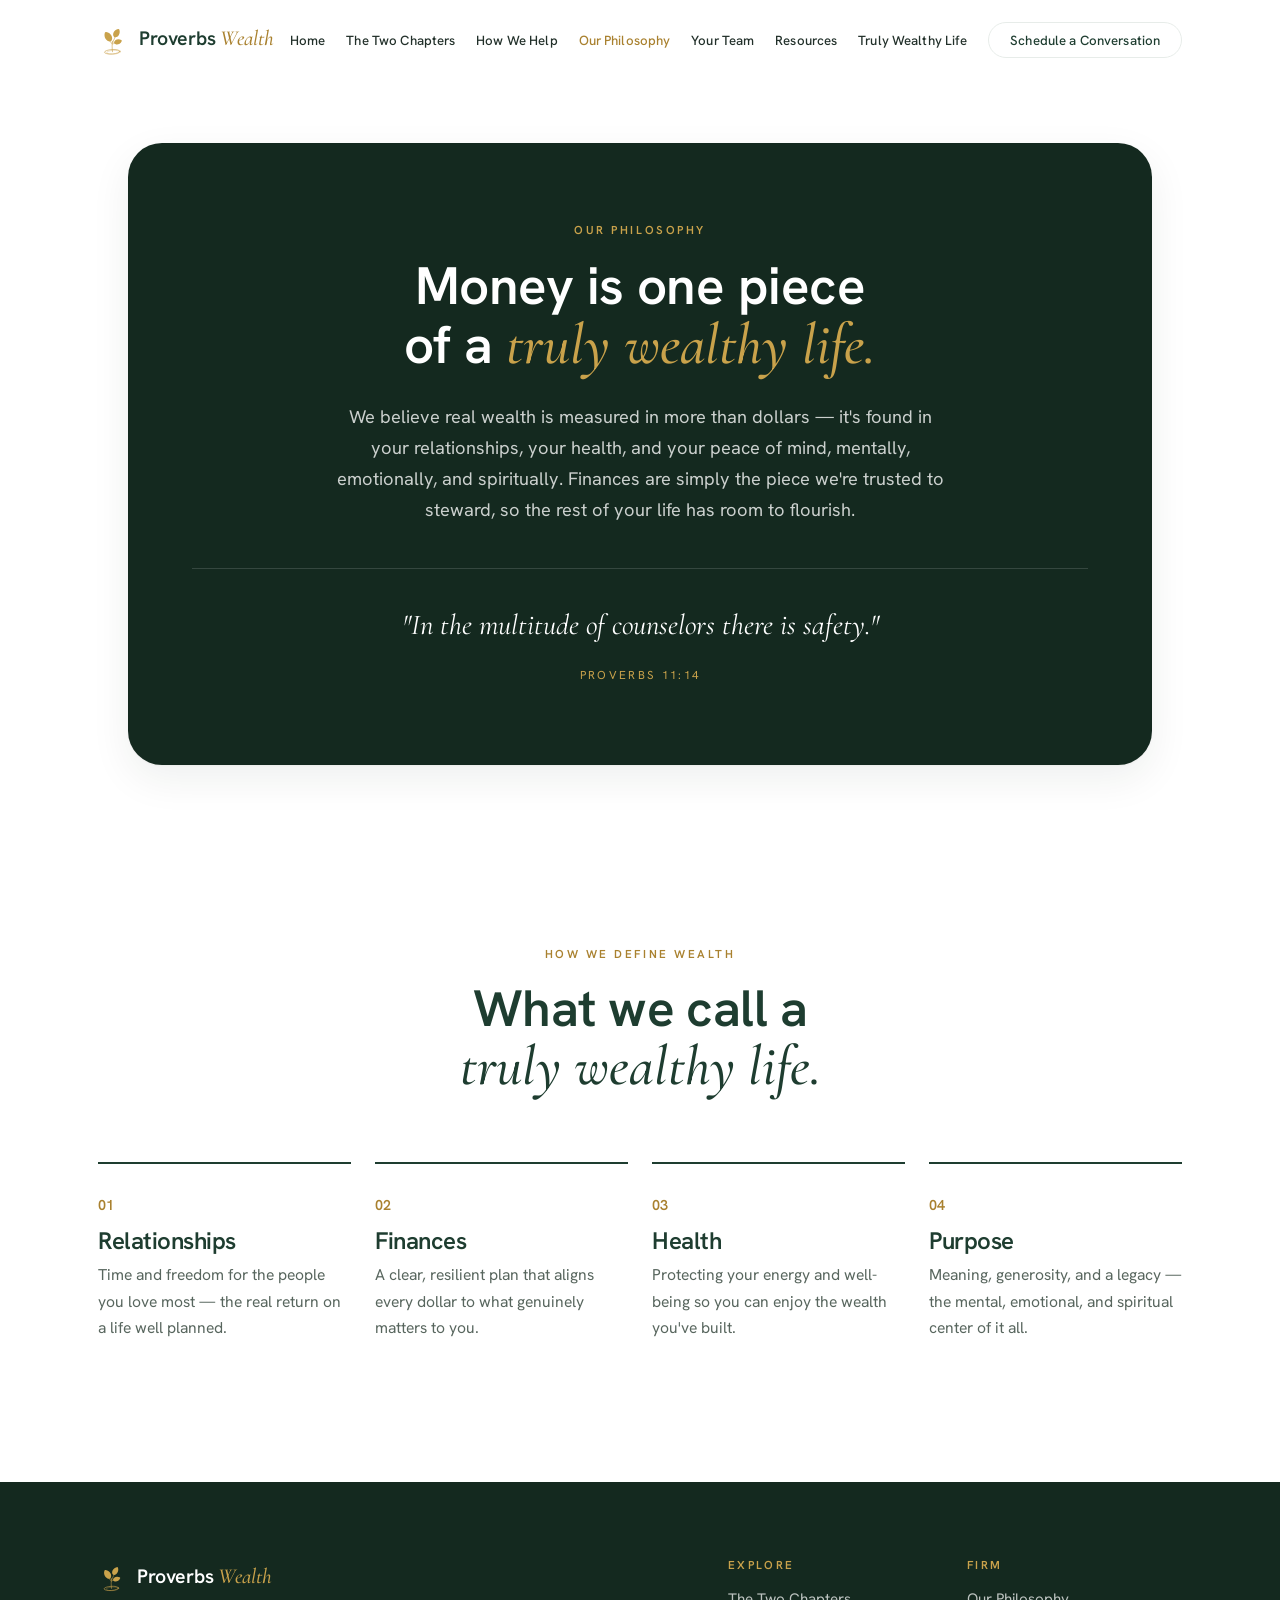
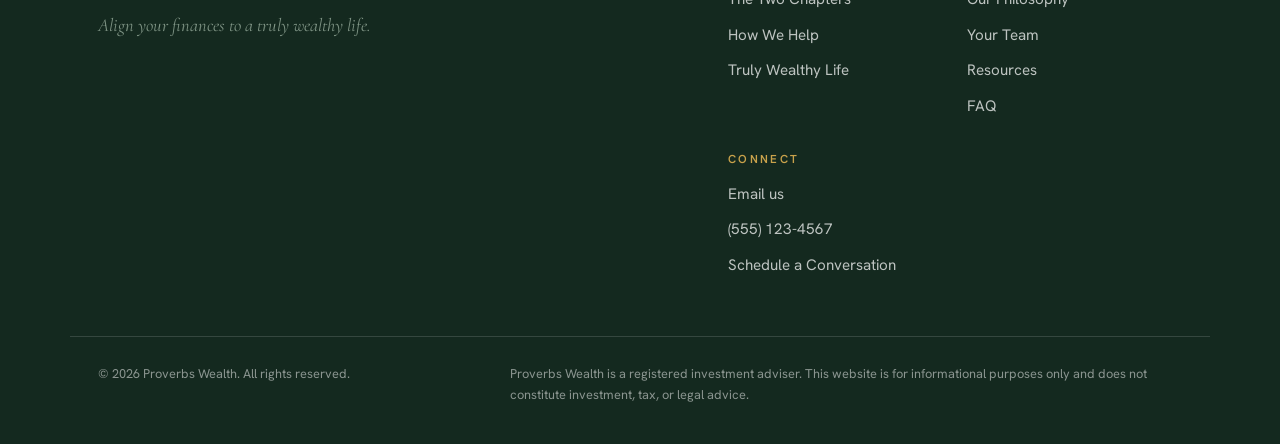
<file: philosophy.html>
<!DOCTYPE html>
<html lang="en">
<head>
  <meta charset="UTF-8" />
  <meta name="viewport" content="width=device-width, initial-scale=1.0" />
  <title>Our Philosophy — Proverbs Wealth</title>
  <meta name="description" content="We believe money is one piece of a truly wealthy life." />
  <meta property="og:title" content="Proverbs Wealth" />
  <meta property="og:description" content="Align your finances to a truly wealthy life." />
  <meta property="og:type" content="website" />
  <link rel="preconnect" href="https://fonts.googleapis.com" />
  <link rel="preconnect" href="https://fonts.gstatic.com" crossorigin />
  <link href="https://fonts.googleapis.com/css2?family=Cormorant+Garamond:ital,wght@0,500;0,600;1,400;1,500;1,600&family=Hanken+Grotesk:wght@400;500;600;700&display=swap" rel="stylesheet" />
  <link rel="stylesheet" href="styles.css" />
  <link rel="icon" href="data:image/svg+xml,%3Csvg%20xmlns='http://www.w3.org/2000/svg'%20viewBox='0%200%2064%2064'%3E%3Crect%20width='64'%20height='64'%20rx='14'%20fill='%2314291F'/%3E%3Cg%20fill='%23C9A24B'%3E%3Cellipse%20cx='24'%20cy='28'%20rx='8'%20ry='6'%20transform='rotate(-30%2024%2028)'/%3E%3Cellipse%20cx='40'%20cy='24'%20rx='8'%20ry='6'%20transform='rotate(26%2040%2024)'/%3E%3Cellipse%20cx='42'%20cy='38'%20rx='7'%20ry='5.5'%20transform='rotate(60%2042%2038)'/%3E%3C/g%3E%3Cg%20fill='none'%20stroke='%23C9A24B'%20stroke-width='2.2'%20stroke-linecap='round'%3E%3Cpath%20d='M32%2052%20C31%2044%2031%2036%2033%2030'/%3E%3Cellipse%20cx='32'%20cy='52'%20rx='13'%20ry='4'/%3E%3C/g%3E%3C/svg%3E" />
</head>
<body>
<header class="site-header" id="top">
    <div class="wrap header-inner">
      <a href="index.html" class="brand" aria-label="Proverbs Wealth — home">
        <span class="brand-mark" aria-hidden="true">
          <svg viewBox="0 0 120 150" width="30" height="38" role="img" aria-hidden="true">
            <g fill="none" stroke="currentColor" stroke-width="2.4" stroke-linecap="round">
              <ellipse cx="57" cy="126" rx="31" ry="9" transform="rotate(-4 57 126)"/>
              <ellipse cx="62" cy="128" rx="27" ry="7.5" transform="rotate(-3 62 128)" opacity=".5"/>
              <path d="M58 126 C56 110 56 96 58 84"/>
              <path d="M58 96 C51 88 46 82 43 76"/>
              <path d="M59 88 C64 78 69 66 73 57"/>
              <path d="M59 92 C66 90 72 90 77 89"/>
            </g>
            <g fill="currentColor">
              <path d="M0 20 C -15 15 -17 -7 -3 -19 C -1 -21 1 -21 3 -19 C 17 -7 15 15 0 20 Z" transform="translate(41 66) rotate(-32) scale(1.08)"/>
              <path d="M0 18 C -14 14 -16 -6 -3 -18 C -1 -20 1 -20 3 -18 C 16 -6 14 14 0 18 Z" transform="translate(74 52) rotate(30)"/>
              <path d="M0 17 C -13 13 -15 -6 -3 -17 C -1 -19 1 -19 3 -17 C 15 -6 13 13 0 17 Z" transform="translate(79 86) rotate(72) scale(0.92)"/>
            </g>
          </svg>
        </span>
        <span class="brand-word">Proverbs <em>Wealth</em></span>
      </a>

      <nav class="nav" aria-label="Primary">
        <button class="nav-toggle" aria-expanded="false" aria-controls="nav-menu" aria-label="Open menu">
          <span></span><span></span><span></span>
        </button>
        <ul class="nav-menu" id="nav-menu">
          <li><a href="index.html">Home</a></li>
          <li><a href="two-chapters.html">The Two Chapters</a></li>
          <li><a href="how-we-help.html">How We Help</a></li>
          <li><a href="philosophy.html" class="active">Our Philosophy</a></li>
          <li><a href="team.html">Your Team</a></li>
          <li><a href="resources.html">Resources</a></li>
          <li><a href="truly-wealthy-life.html">Truly Wealthy Life</a></li>
          <li><a href="contact.html" class="nav-cta">Schedule a Conversation</a></li>
        </ul>
      </nav>
    </div>
  </header>

  <main>
    <section class="section philosophy" id="philosophy">
      <div class="wrap philosophy-inner">
        <p class="eyebrow light">Our philosophy</p>
        <h1 class="philosophy-title">
          Money is one piece<br />of a <em>truly wealthy life.</em>
        </h1>
        <p class="philosophy-body">
          We believe real wealth is measured in more than dollars — it's found
          in your relationships, your health, and your peace of mind, mentally,
          emotionally, and spiritually. Finances are simply the piece we're
          trusted to steward, so the rest of your life has room to flourish.
        </p>
        <blockquote class="scripture">
          <p>"In the multitude of counselors there is safety."</p>
          <cite>Proverbs 11:14</cite>
        </blockquote>
      </div>
    </section>
<section class="section pillars">
      <div class="wrap">
        <div class="section-head">
          <p class="eyebrow">How we define wealth</p>
          <h2 class="section-title">What we call a<br /><em>truly wealthy life.</em></h2>
        </div>
        <div class="pillar-grid">
          <div class="pillar">
            <span class="pillar-num">01</span>
            <h3>Relationships</h3>
            <p>Time and freedom for the people you love most — the real return on a life well planned.</p>
          </div>
          <div class="pillar">
            <span class="pillar-num">02</span>
            <h3>Finances</h3>
            <p>A clear, resilient plan that aligns every dollar to what genuinely matters to you.</p>
          </div>
          <div class="pillar">
            <span class="pillar-num">03</span>
            <h3>Health</h3>
            <p>Protecting your energy and well-being so you can enjoy the wealth you've built.</p>
          </div>
          <div class="pillar">
            <span class="pillar-num">04</span>
            <h3>Purpose</h3>
            <p>Meaning, generosity, and a legacy — the mental, emotional, and spiritual center of it all.</p>
          </div>
        </div>
      </div>
    </section>
  </main>

<footer class="site-footer">
    <div class="wrap footer-top">
      <div class="footer-brand">
        <a href="index.html" class="brand brand-light">
          <span class="brand-mark" aria-hidden="true">
            <svg viewBox="0 0 120 150" width="28" height="35" aria-hidden="true">
              <g fill="none" stroke="currentColor" stroke-width="2.4" stroke-linecap="round">
                <ellipse cx="57" cy="126" rx="31" ry="9" transform="rotate(-4 57 126)"/>
                <ellipse cx="62" cy="128" rx="27" ry="7.5" transform="rotate(-3 62 128)" opacity=".5"/>
                <path d="M58 126 C56 110 56 96 58 84"/>
                <path d="M58 96 C51 88 46 82 43 76"/>
                <path d="M59 88 C64 78 69 66 73 57"/>
                <path d="M59 92 C66 90 72 90 77 89"/>
              </g>
              <g fill="currentColor">
                <path d="M0 20 C -15 15 -17 -7 -3 -19 C -1 -21 1 -21 3 -19 C 17 -7 15 15 0 20 Z" transform="translate(41 66) rotate(-32) scale(1.08)"/>
                <path d="M0 18 C -14 14 -16 -6 -3 -18 C -1 -20 1 -20 3 -18 C 16 -6 14 14 0 18 Z" transform="translate(74 52) rotate(30)"/>
                <path d="M0 17 C -13 13 -15 -6 -3 -17 C -1 -19 1 -19 3 -17 C 15 -6 13 13 0 17 Z" transform="translate(79 86) rotate(72) scale(0.92)"/>
              </g>
            </svg>
          </span>
          <span class="brand-word">Proverbs <em>Wealth</em></span>
        </a>
        <p class="footer-tag">Align your finances to a truly wealthy life.</p>
      </div>
      <nav class="footer-nav" aria-label="Footer">
        <div>
          <h4>Explore</h4>
          <a href="two-chapters.html">The Two Chapters</a>
          <a href="how-we-help.html">How We Help</a>
          <a href="truly-wealthy-life.html">Truly Wealthy Life</a>
        </div>
        <div>
          <h4>Firm</h4>
          <a href="philosophy.html">Our Philosophy</a>
          <a href="team.html">Your Team</a>
          <a href="resources.html">Resources</a>
          <a href="how-we-help.html#faq">FAQ</a>
        </div>
        <div>
          <h4>Connect</h4>
          <a href="mailto:hello@proverbswealth.com">Email us</a>
          <a href="tel:+15551234567">(555) 123-4567</a>
          <a href="contact.html">Schedule a Conversation</a>
        </div>
      </nav>
    </div>
    <div class="wrap footer-bottom">
      <p>&copy; <span id="year">2026</span> Proverbs Wealth. All rights reserved.</p>
      <p class="footer-legal">
        Proverbs Wealth is a registered investment adviser. This website is for
        informational purposes only and does not constitute investment, tax, or
        legal advice.
      </p>
    </div>
  </footer>

  <script src="script.js"></script>
</body>
</html>
</file>
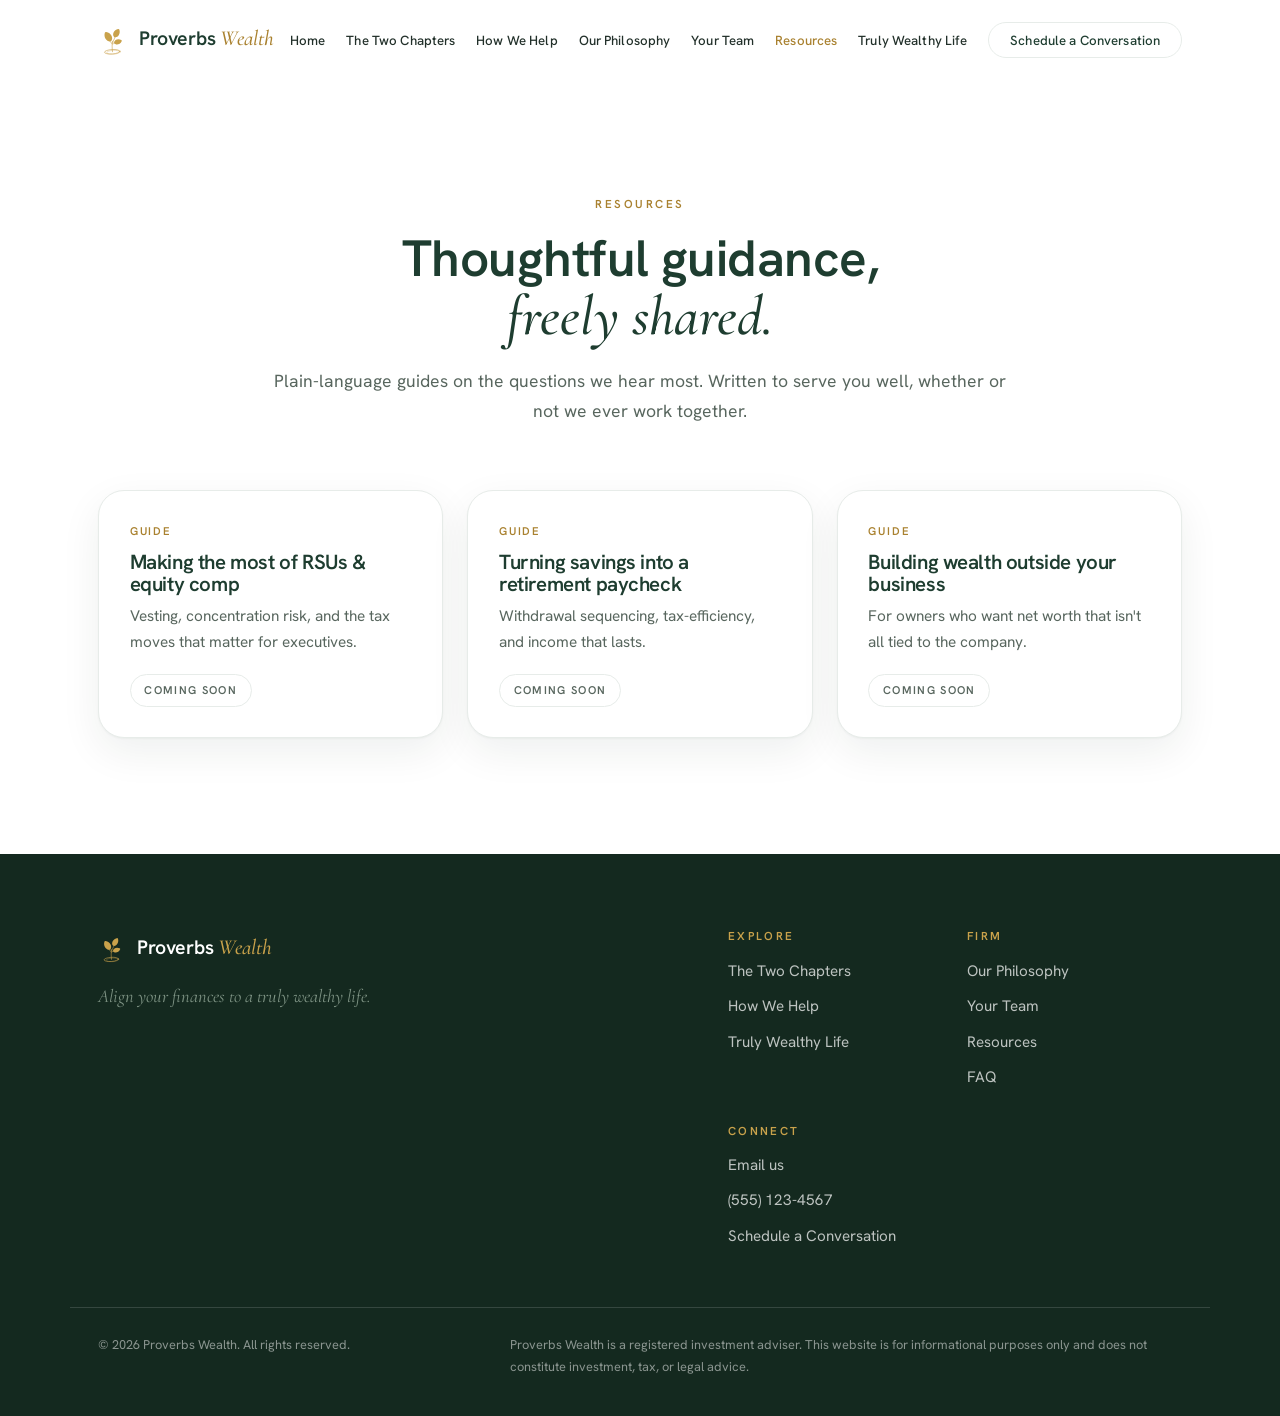
<file: resources.html>
<!DOCTYPE html>
<html lang="en">
<head>
  <meta charset="UTF-8" />
  <meta name="viewport" content="width=device-width, initial-scale=1.0" />
  <title>Resources — Proverbs Wealth</title>
  <meta name="description" content="Plain-language guides on the questions we hear most." />
  <meta property="og:title" content="Proverbs Wealth" />
  <meta property="og:description" content="Align your finances to a truly wealthy life." />
  <meta property="og:type" content="website" />
  <link rel="preconnect" href="https://fonts.googleapis.com" />
  <link rel="preconnect" href="https://fonts.gstatic.com" crossorigin />
  <link href="https://fonts.googleapis.com/css2?family=Cormorant+Garamond:ital,wght@0,500;0,600;1,400;1,500;1,600&family=Hanken+Grotesk:wght@400;500;600;700&display=swap" rel="stylesheet" />
  <link rel="stylesheet" href="styles.css" />
  <link rel="icon" href="data:image/svg+xml,%3Csvg%20xmlns='http://www.w3.org/2000/svg'%20viewBox='0%200%2064%2064'%3E%3Crect%20width='64'%20height='64'%20rx='14'%20fill='%2314291F'/%3E%3Cg%20fill='%23C9A24B'%3E%3Cellipse%20cx='24'%20cy='28'%20rx='8'%20ry='6'%20transform='rotate(-30%2024%2028)'/%3E%3Cellipse%20cx='40'%20cy='24'%20rx='8'%20ry='6'%20transform='rotate(26%2040%2024)'/%3E%3Cellipse%20cx='42'%20cy='38'%20rx='7'%20ry='5.5'%20transform='rotate(60%2042%2038)'/%3E%3C/g%3E%3Cg%20fill='none'%20stroke='%23C9A24B'%20stroke-width='2.2'%20stroke-linecap='round'%3E%3Cpath%20d='M32%2052%20C31%2044%2031%2036%2033%2030'/%3E%3Cellipse%20cx='32'%20cy='52'%20rx='13'%20ry='4'/%3E%3C/g%3E%3C/svg%3E" />
</head>
<body>
<header class="site-header" id="top">
    <div class="wrap header-inner">
      <a href="index.html" class="brand" aria-label="Proverbs Wealth — home">
        <span class="brand-mark" aria-hidden="true">
          <svg viewBox="0 0 120 150" width="30" height="38" role="img" aria-hidden="true">
            <g fill="none" stroke="currentColor" stroke-width="2.4" stroke-linecap="round">
              <ellipse cx="57" cy="126" rx="31" ry="9" transform="rotate(-4 57 126)"/>
              <ellipse cx="62" cy="128" rx="27" ry="7.5" transform="rotate(-3 62 128)" opacity=".5"/>
              <path d="M58 126 C56 110 56 96 58 84"/>
              <path d="M58 96 C51 88 46 82 43 76"/>
              <path d="M59 88 C64 78 69 66 73 57"/>
              <path d="M59 92 C66 90 72 90 77 89"/>
            </g>
            <g fill="currentColor">
              <path d="M0 20 C -15 15 -17 -7 -3 -19 C -1 -21 1 -21 3 -19 C 17 -7 15 15 0 20 Z" transform="translate(41 66) rotate(-32) scale(1.08)"/>
              <path d="M0 18 C -14 14 -16 -6 -3 -18 C -1 -20 1 -20 3 -18 C 16 -6 14 14 0 18 Z" transform="translate(74 52) rotate(30)"/>
              <path d="M0 17 C -13 13 -15 -6 -3 -17 C -1 -19 1 -19 3 -17 C 15 -6 13 13 0 17 Z" transform="translate(79 86) rotate(72) scale(0.92)"/>
            </g>
          </svg>
        </span>
        <span class="brand-word">Proverbs <em>Wealth</em></span>
      </a>

      <nav class="nav" aria-label="Primary">
        <button class="nav-toggle" aria-expanded="false" aria-controls="nav-menu" aria-label="Open menu">
          <span></span><span></span><span></span>
        </button>
        <ul class="nav-menu" id="nav-menu">
          <li><a href="index.html">Home</a></li>
          <li><a href="two-chapters.html">The Two Chapters</a></li>
          <li><a href="how-we-help.html">How We Help</a></li>
          <li><a href="philosophy.html">Our Philosophy</a></li>
          <li><a href="team.html">Your Team</a></li>
          <li><a href="resources.html" class="active">Resources</a></li>
          <li><a href="truly-wealthy-life.html">Truly Wealthy Life</a></li>
          <li><a href="contact.html" class="nav-cta">Schedule a Conversation</a></li>
        </ul>
      </nav>
    </div>
  </header>

  <main>
    <section class="section resources" id="resources">
      <div class="wrap">
        <div class="section-head">
          <p class="eyebrow">Resources</p>
          <h1 class="section-title">Thoughtful guidance,<br /><em>freely shared.</em></h1>
          <p class="section-sub">
            Plain-language guides on the questions we hear most. Written to serve
            you well, whether or not we ever work together.
          </p>
        </div>
        <div class="resource-grid">
          <article class="resource">
            <span class="resource-kind">Guide</span>
            <h3>Making the most of RSUs &amp; equity comp</h3>
            <p>Vesting, concentration risk, and the tax moves that matter for executives.</p>
            <span class="resource-soon">Coming soon</span>
          </article>
          <article class="resource">
            <span class="resource-kind">Guide</span>
            <h3>Turning savings into a retirement paycheck</h3>
            <p>Withdrawal sequencing, tax-efficiency, and income that lasts.</p>
            <span class="resource-soon">Coming soon</span>
          </article>
          <article class="resource">
            <span class="resource-kind">Guide</span>
            <h3>Building wealth outside your business</h3>
            <p>For owners who want net worth that isn't all tied to the company.</p>
            <span class="resource-soon">Coming soon</span>
          </article>
        </div>
      </div>
    </section>
  </main>

<footer class="site-footer">
    <div class="wrap footer-top">
      <div class="footer-brand">
        <a href="index.html" class="brand brand-light">
          <span class="brand-mark" aria-hidden="true">
            <svg viewBox="0 0 120 150" width="28" height="35" aria-hidden="true">
              <g fill="none" stroke="currentColor" stroke-width="2.4" stroke-linecap="round">
                <ellipse cx="57" cy="126" rx="31" ry="9" transform="rotate(-4 57 126)"/>
                <ellipse cx="62" cy="128" rx="27" ry="7.5" transform="rotate(-3 62 128)" opacity=".5"/>
                <path d="M58 126 C56 110 56 96 58 84"/>
                <path d="M58 96 C51 88 46 82 43 76"/>
                <path d="M59 88 C64 78 69 66 73 57"/>
                <path d="M59 92 C66 90 72 90 77 89"/>
              </g>
              <g fill="currentColor">
                <path d="M0 20 C -15 15 -17 -7 -3 -19 C -1 -21 1 -21 3 -19 C 17 -7 15 15 0 20 Z" transform="translate(41 66) rotate(-32) scale(1.08)"/>
                <path d="M0 18 C -14 14 -16 -6 -3 -18 C -1 -20 1 -20 3 -18 C 16 -6 14 14 0 18 Z" transform="translate(74 52) rotate(30)"/>
                <path d="M0 17 C -13 13 -15 -6 -3 -17 C -1 -19 1 -19 3 -17 C 15 -6 13 13 0 17 Z" transform="translate(79 86) rotate(72) scale(0.92)"/>
              </g>
            </svg>
          </span>
          <span class="brand-word">Proverbs <em>Wealth</em></span>
        </a>
        <p class="footer-tag">Align your finances to a truly wealthy life.</p>
      </div>
      <nav class="footer-nav" aria-label="Footer">
        <div>
          <h4>Explore</h4>
          <a href="two-chapters.html">The Two Chapters</a>
          <a href="how-we-help.html">How We Help</a>
          <a href="truly-wealthy-life.html">Truly Wealthy Life</a>
        </div>
        <div>
          <h4>Firm</h4>
          <a href="philosophy.html">Our Philosophy</a>
          <a href="team.html">Your Team</a>
          <a href="resources.html">Resources</a>
          <a href="how-we-help.html#faq">FAQ</a>
        </div>
        <div>
          <h4>Connect</h4>
          <a href="mailto:hello@proverbswealth.com">Email us</a>
          <a href="tel:+15551234567">(555) 123-4567</a>
          <a href="contact.html">Schedule a Conversation</a>
        </div>
      </nav>
    </div>
    <div class="wrap footer-bottom">
      <p>&copy; <span id="year">2026</span> Proverbs Wealth. All rights reserved.</p>
      <p class="footer-legal">
        Proverbs Wealth is a registered investment adviser. This website is for
        informational purposes only and does not constitute investment, tax, or
        legal advice.
      </p>
    </div>
  </footer>

  <script src="script.js"></script>
</body>
</html>
</file>
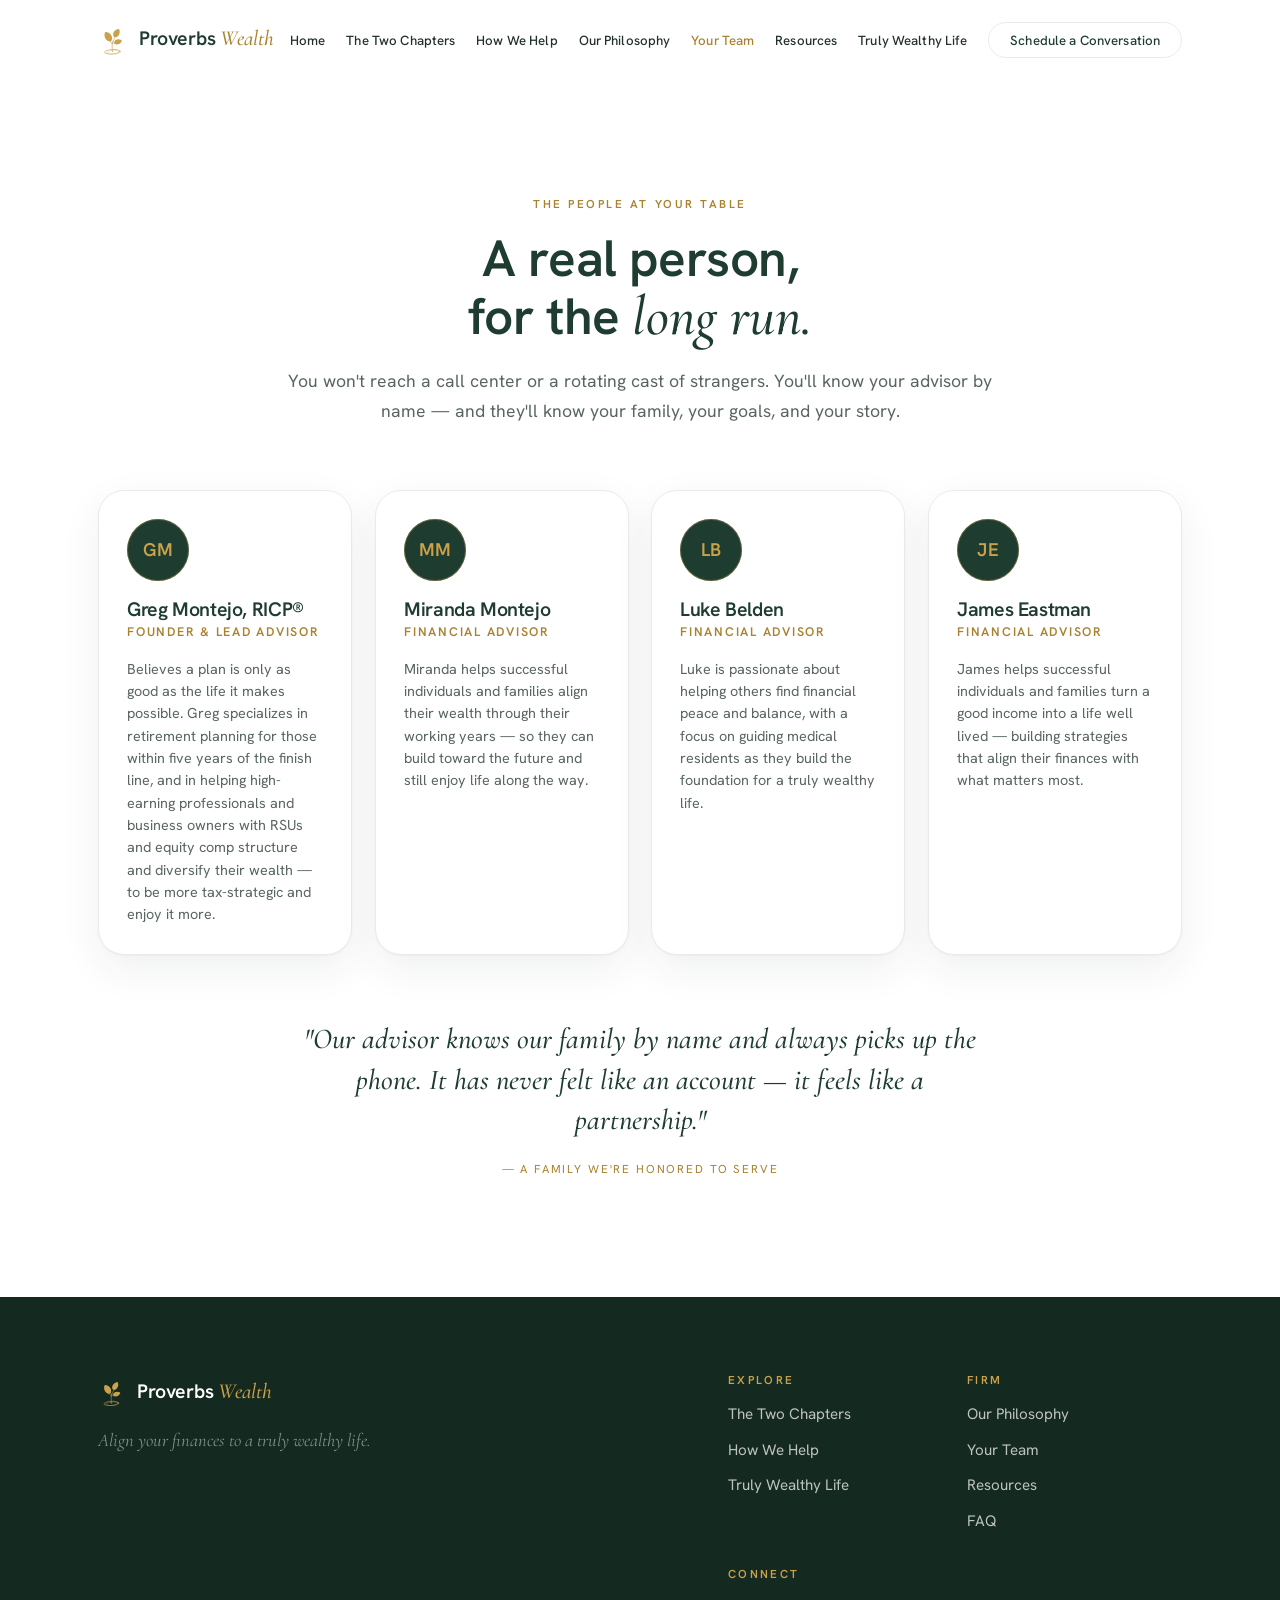
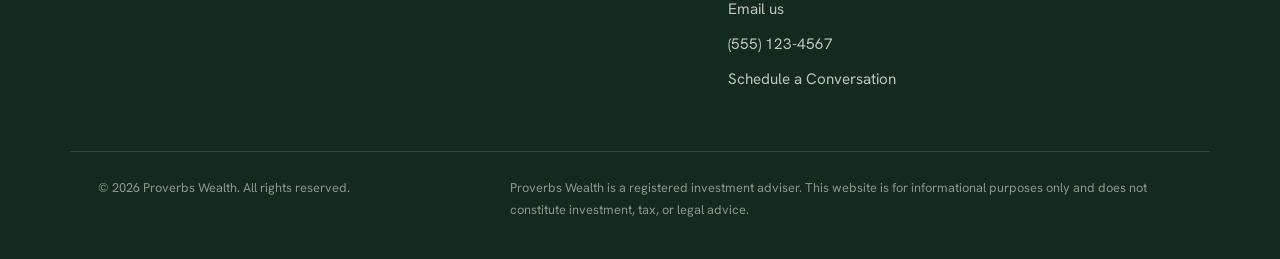
<file: team.html>
<!DOCTYPE html>
<html lang="en">
<head>
  <meta charset="UTF-8" />
  <meta name="viewport" content="width=device-width, initial-scale=1.0" />
  <title>Your Team — Proverbs Wealth</title>
  <meta name="description" content="A real person, for the long run — meet the advisors of Proverbs Wealth." />
  <meta property="og:title" content="Proverbs Wealth" />
  <meta property="og:description" content="Align your finances to a truly wealthy life." />
  <meta property="og:type" content="website" />
  <link rel="preconnect" href="https://fonts.googleapis.com" />
  <link rel="preconnect" href="https://fonts.gstatic.com" crossorigin />
  <link href="https://fonts.googleapis.com/css2?family=Cormorant+Garamond:ital,wght@0,500;0,600;1,400;1,500;1,600&family=Hanken+Grotesk:wght@400;500;600;700&display=swap" rel="stylesheet" />
  <link rel="stylesheet" href="styles.css" />
  <link rel="icon" href="data:image/svg+xml,%3Csvg%20xmlns='http://www.w3.org/2000/svg'%20viewBox='0%200%2064%2064'%3E%3Crect%20width='64'%20height='64'%20rx='14'%20fill='%2314291F'/%3E%3Cg%20fill='%23C9A24B'%3E%3Cellipse%20cx='24'%20cy='28'%20rx='8'%20ry='6'%20transform='rotate(-30%2024%2028)'/%3E%3Cellipse%20cx='40'%20cy='24'%20rx='8'%20ry='6'%20transform='rotate(26%2040%2024)'/%3E%3Cellipse%20cx='42'%20cy='38'%20rx='7'%20ry='5.5'%20transform='rotate(60%2042%2038)'/%3E%3C/g%3E%3Cg%20fill='none'%20stroke='%23C9A24B'%20stroke-width='2.2'%20stroke-linecap='round'%3E%3Cpath%20d='M32%2052%20C31%2044%2031%2036%2033%2030'/%3E%3Cellipse%20cx='32'%20cy='52'%20rx='13'%20ry='4'/%3E%3C/g%3E%3C/svg%3E" />
</head>
<body>
<header class="site-header" id="top">
    <div class="wrap header-inner">
      <a href="index.html" class="brand" aria-label="Proverbs Wealth — home">
        <span class="brand-mark" aria-hidden="true">
          <svg viewBox="0 0 120 150" width="30" height="38" role="img" aria-hidden="true">
            <g fill="none" stroke="currentColor" stroke-width="2.4" stroke-linecap="round">
              <ellipse cx="57" cy="126" rx="31" ry="9" transform="rotate(-4 57 126)"/>
              <ellipse cx="62" cy="128" rx="27" ry="7.5" transform="rotate(-3 62 128)" opacity=".5"/>
              <path d="M58 126 C56 110 56 96 58 84"/>
              <path d="M58 96 C51 88 46 82 43 76"/>
              <path d="M59 88 C64 78 69 66 73 57"/>
              <path d="M59 92 C66 90 72 90 77 89"/>
            </g>
            <g fill="currentColor">
              <path d="M0 20 C -15 15 -17 -7 -3 -19 C -1 -21 1 -21 3 -19 C 17 -7 15 15 0 20 Z" transform="translate(41 66) rotate(-32) scale(1.08)"/>
              <path d="M0 18 C -14 14 -16 -6 -3 -18 C -1 -20 1 -20 3 -18 C 16 -6 14 14 0 18 Z" transform="translate(74 52) rotate(30)"/>
              <path d="M0 17 C -13 13 -15 -6 -3 -17 C -1 -19 1 -19 3 -17 C 15 -6 13 13 0 17 Z" transform="translate(79 86) rotate(72) scale(0.92)"/>
            </g>
          </svg>
        </span>
        <span class="brand-word">Proverbs <em>Wealth</em></span>
      </a>

      <nav class="nav" aria-label="Primary">
        <button class="nav-toggle" aria-expanded="false" aria-controls="nav-menu" aria-label="Open menu">
          <span></span><span></span><span></span>
        </button>
        <ul class="nav-menu" id="nav-menu">
          <li><a href="index.html">Home</a></li>
          <li><a href="two-chapters.html">The Two Chapters</a></li>
          <li><a href="how-we-help.html">How We Help</a></li>
          <li><a href="philosophy.html">Our Philosophy</a></li>
          <li><a href="team.html" class="active">Your Team</a></li>
          <li><a href="resources.html">Resources</a></li>
          <li><a href="truly-wealthy-life.html">Truly Wealthy Life</a></li>
          <li><a href="contact.html" class="nav-cta">Schedule a Conversation</a></li>
        </ul>
      </nav>
    </div>
  </header>

  <main>
    <section class="section advisors" id="advisors">
      <div class="wrap">
        <div class="section-head">
          <p class="eyebrow">The people at your table</p>
          <h1 class="section-title">A real person,<br />for the <em>long run.</em></h1>
          <p class="section-sub">
            You won't reach a call center or a rotating cast of strangers. You'll
            know your advisor by name — and they'll know your family, your goals,
            and your story.
          </p>
        </div>

        <div class="advisor-grid">
          <article class="advisor">
            <span class="advisor-avatar" data-initials="GM" aria-hidden="true">GM</span>
            <h3>Greg Montejo, RICP&reg;</h3>
            <p class="advisor-role">Founder &amp; Lead Advisor</p>
            <p class="advisor-bio">
              Believes a plan is only as good as the life it makes possible. Greg
              specializes in retirement planning for those within five years of
              the finish line, and in helping high-earning professionals and
              business owners with RSUs and equity comp structure and diversify
              their wealth — to be more tax-strategic and enjoy it more.
            </p>
          </article>

          <article class="advisor">
            <span class="advisor-avatar" data-initials="MM" aria-hidden="true">MM</span>
            <h3>Miranda Montejo</h3>
            <p class="advisor-role">Financial Advisor</p>
            <p class="advisor-bio">
              Miranda helps successful individuals and families align their
              wealth through their working years — so they can build toward the
              future and still enjoy life along the way.
            </p>
          </article>

          <article class="advisor">
            <span class="advisor-avatar" data-initials="LB" aria-hidden="true">LB</span>
            <h3>Luke Belden</h3>
            <p class="advisor-role">Financial Advisor</p>
            <p class="advisor-bio">
              Luke is passionate about helping others find financial peace and
              balance, with a focus on guiding medical residents as they build
              the foundation for a truly wealthy life.
            </p>
          </article>

          <article class="advisor">
            <span class="advisor-avatar" data-initials="JE" aria-hidden="true">JE</span>
            <h3>James Eastman</h3>
            <p class="advisor-role">Financial Advisor</p>
            <p class="advisor-bio">
              James helps successful individuals and families turn a good income
              into a life well lived — building strategies that align their
              finances with what matters most.
            </p>
          </article>
        </div>

        <!-- PLACEHOLDER TESTIMONIAL -->
        <blockquote class="testimonial">
          <p>"Our advisor knows our family by name and always picks up the phone.
          It has never felt like an account — it feels like a partnership."</p>
          <cite>— A family we're honored to serve</cite>
        </blockquote>
      </div>
    </section>
  </main>

<footer class="site-footer">
    <div class="wrap footer-top">
      <div class="footer-brand">
        <a href="index.html" class="brand brand-light">
          <span class="brand-mark" aria-hidden="true">
            <svg viewBox="0 0 120 150" width="28" height="35" aria-hidden="true">
              <g fill="none" stroke="currentColor" stroke-width="2.4" stroke-linecap="round">
                <ellipse cx="57" cy="126" rx="31" ry="9" transform="rotate(-4 57 126)"/>
                <ellipse cx="62" cy="128" rx="27" ry="7.5" transform="rotate(-3 62 128)" opacity=".5"/>
                <path d="M58 126 C56 110 56 96 58 84"/>
                <path d="M58 96 C51 88 46 82 43 76"/>
                <path d="M59 88 C64 78 69 66 73 57"/>
                <path d="M59 92 C66 90 72 90 77 89"/>
              </g>
              <g fill="currentColor">
                <path d="M0 20 C -15 15 -17 -7 -3 -19 C -1 -21 1 -21 3 -19 C 17 -7 15 15 0 20 Z" transform="translate(41 66) rotate(-32) scale(1.08)"/>
                <path d="M0 18 C -14 14 -16 -6 -3 -18 C -1 -20 1 -20 3 -18 C 16 -6 14 14 0 18 Z" transform="translate(74 52) rotate(30)"/>
                <path d="M0 17 C -13 13 -15 -6 -3 -17 C -1 -19 1 -19 3 -17 C 15 -6 13 13 0 17 Z" transform="translate(79 86) rotate(72) scale(0.92)"/>
              </g>
            </svg>
          </span>
          <span class="brand-word">Proverbs <em>Wealth</em></span>
        </a>
        <p class="footer-tag">Align your finances to a truly wealthy life.</p>
      </div>
      <nav class="footer-nav" aria-label="Footer">
        <div>
          <h4>Explore</h4>
          <a href="two-chapters.html">The Two Chapters</a>
          <a href="how-we-help.html">How We Help</a>
          <a href="truly-wealthy-life.html">Truly Wealthy Life</a>
        </div>
        <div>
          <h4>Firm</h4>
          <a href="philosophy.html">Our Philosophy</a>
          <a href="team.html">Your Team</a>
          <a href="resources.html">Resources</a>
          <a href="how-we-help.html#faq">FAQ</a>
        </div>
        <div>
          <h4>Connect</h4>
          <a href="mailto:hello@proverbswealth.com">Email us</a>
          <a href="tel:+15551234567">(555) 123-4567</a>
          <a href="contact.html">Schedule a Conversation</a>
        </div>
      </nav>
    </div>
    <div class="wrap footer-bottom">
      <p>&copy; <span id="year">2026</span> Proverbs Wealth. All rights reserved.</p>
      <p class="footer-legal">
        Proverbs Wealth is a registered investment adviser. This website is for
        informational purposes only and does not constitute investment, tax, or
        legal advice.
      </p>
    </div>
  </footer>

  <script src="script.js"></script>
</body>
</html>
</file>
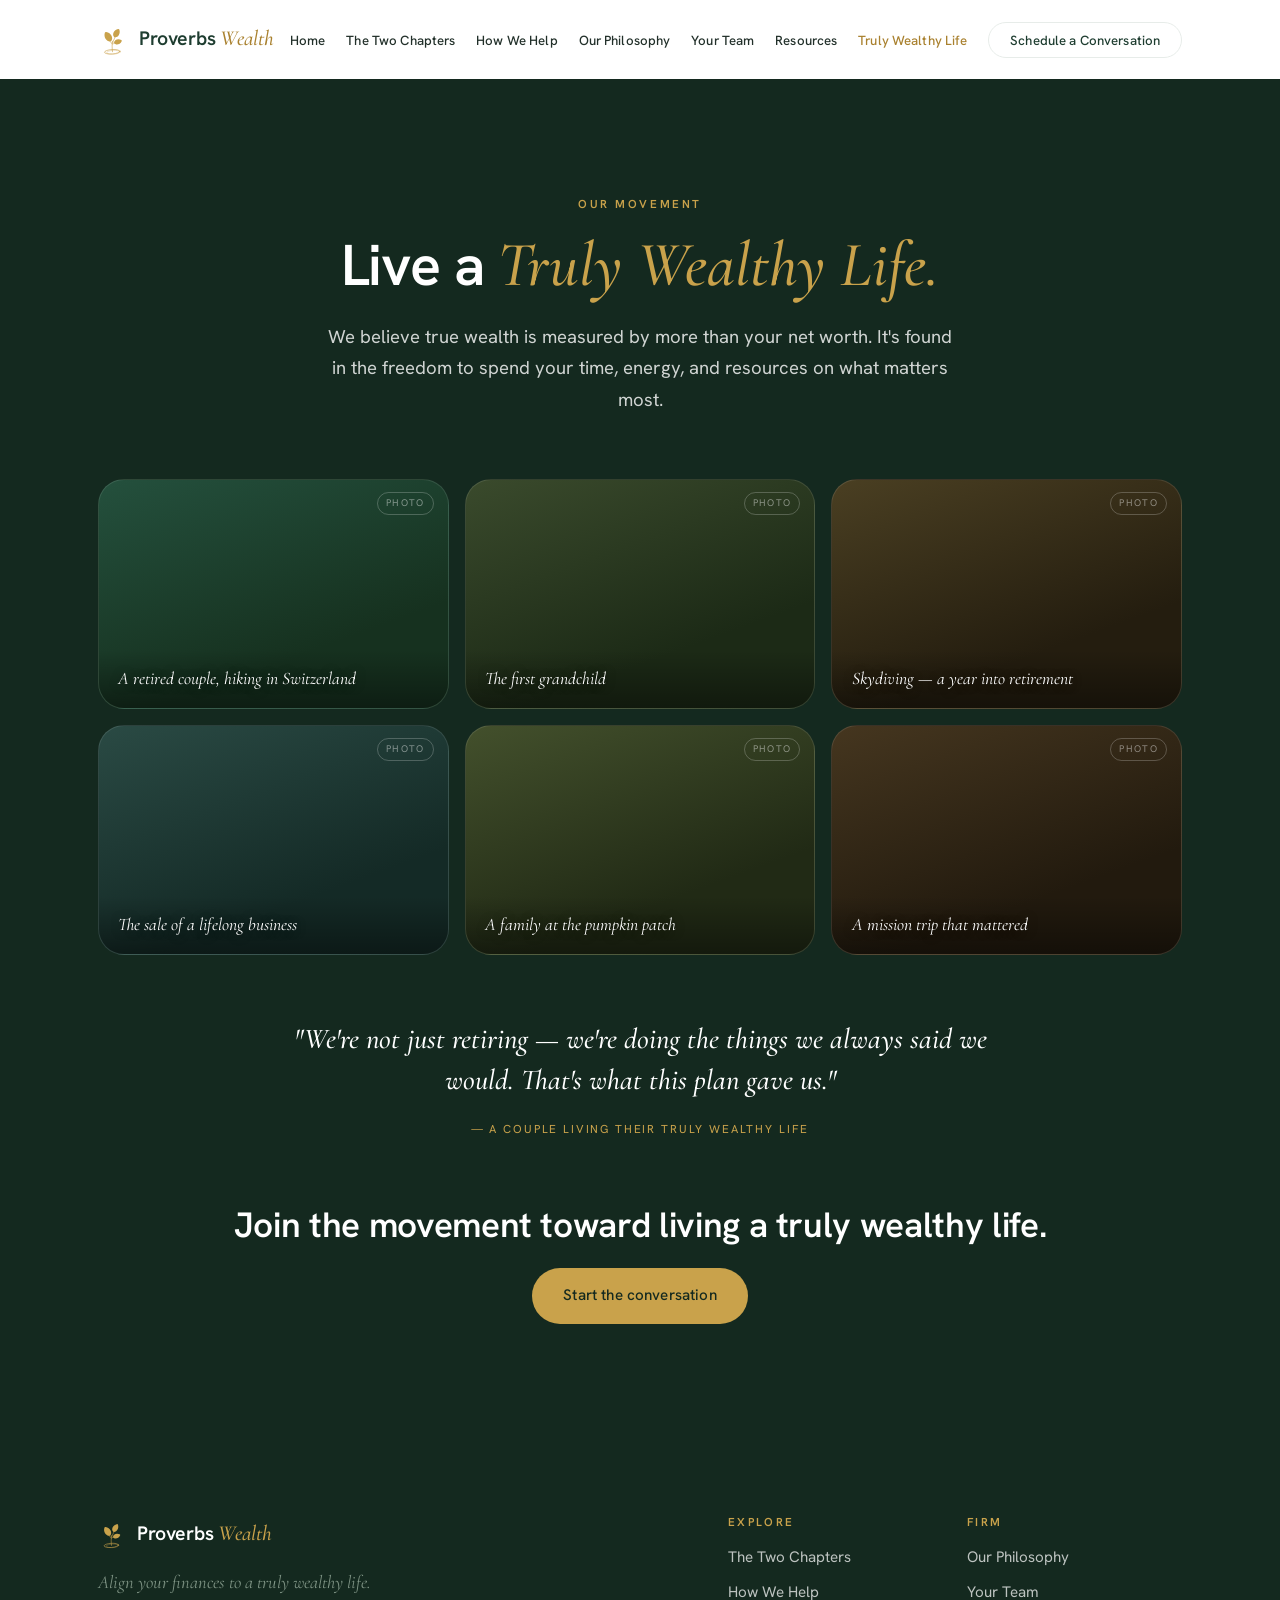
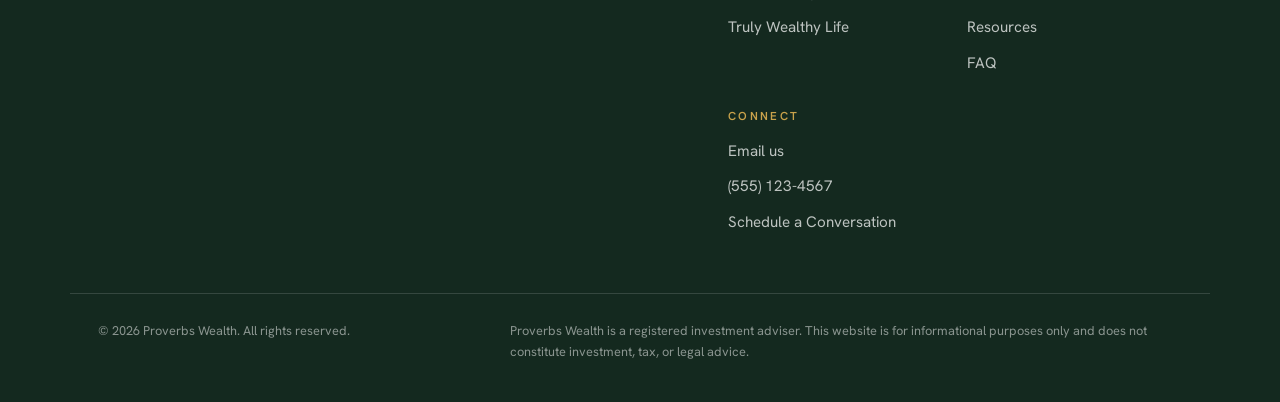
<file: truly-wealthy-life.html>
<!DOCTYPE html>
<html lang="en">
<head>
  <meta charset="UTF-8" />
  <meta name="viewport" content="width=device-width, initial-scale=1.0" />
  <title>Truly Wealthy Life — Proverbs Wealth</title>
  <meta name="description" content="Live a truly wealthy life. Our movement to align finances with what matters most." />
  <meta property="og:title" content="Proverbs Wealth" />
  <meta property="og:description" content="Align your finances to a truly wealthy life." />
  <meta property="og:type" content="website" />
  <link rel="preconnect" href="https://fonts.googleapis.com" />
  <link rel="preconnect" href="https://fonts.gstatic.com" crossorigin />
  <link href="https://fonts.googleapis.com/css2?family=Cormorant+Garamond:ital,wght@0,500;0,600;1,400;1,500;1,600&family=Hanken+Grotesk:wght@400;500;600;700&display=swap" rel="stylesheet" />
  <link rel="stylesheet" href="styles.css" />
  <link rel="icon" href="data:image/svg+xml,%3Csvg%20xmlns='http://www.w3.org/2000/svg'%20viewBox='0%200%2064%2064'%3E%3Crect%20width='64'%20height='64'%20rx='14'%20fill='%2314291F'/%3E%3Cg%20fill='%23C9A24B'%3E%3Cellipse%20cx='24'%20cy='28'%20rx='8'%20ry='6'%20transform='rotate(-30%2024%2028)'/%3E%3Cellipse%20cx='40'%20cy='24'%20rx='8'%20ry='6'%20transform='rotate(26%2040%2024)'/%3E%3Cellipse%20cx='42'%20cy='38'%20rx='7'%20ry='5.5'%20transform='rotate(60%2042%2038)'/%3E%3C/g%3E%3Cg%20fill='none'%20stroke='%23C9A24B'%20stroke-width='2.2'%20stroke-linecap='round'%3E%3Cpath%20d='M32%2052%20C31%2044%2031%2036%2033%2030'/%3E%3Cellipse%20cx='32'%20cy='52'%20rx='13'%20ry='4'/%3E%3C/g%3E%3C/svg%3E" />
</head>
<body>
<header class="site-header" id="top">
    <div class="wrap header-inner">
      <a href="index.html" class="brand" aria-label="Proverbs Wealth — home">
        <span class="brand-mark" aria-hidden="true">
          <svg viewBox="0 0 120 150" width="30" height="38" role="img" aria-hidden="true">
            <g fill="none" stroke="currentColor" stroke-width="2.4" stroke-linecap="round">
              <ellipse cx="57" cy="126" rx="31" ry="9" transform="rotate(-4 57 126)"/>
              <ellipse cx="62" cy="128" rx="27" ry="7.5" transform="rotate(-3 62 128)" opacity=".5"/>
              <path d="M58 126 C56 110 56 96 58 84"/>
              <path d="M58 96 C51 88 46 82 43 76"/>
              <path d="M59 88 C64 78 69 66 73 57"/>
              <path d="M59 92 C66 90 72 90 77 89"/>
            </g>
            <g fill="currentColor">
              <path d="M0 20 C -15 15 -17 -7 -3 -19 C -1 -21 1 -21 3 -19 C 17 -7 15 15 0 20 Z" transform="translate(41 66) rotate(-32) scale(1.08)"/>
              <path d="M0 18 C -14 14 -16 -6 -3 -18 C -1 -20 1 -20 3 -18 C 16 -6 14 14 0 18 Z" transform="translate(74 52) rotate(30)"/>
              <path d="M0 17 C -13 13 -15 -6 -3 -17 C -1 -19 1 -19 3 -17 C 15 -6 13 13 0 17 Z" transform="translate(79 86) rotate(72) scale(0.92)"/>
            </g>
          </svg>
        </span>
        <span class="brand-word">Proverbs <em>Wealth</em></span>
      </a>

      <nav class="nav" aria-label="Primary">
        <button class="nav-toggle" aria-expanded="false" aria-controls="nav-menu" aria-label="Open menu">
          <span></span><span></span><span></span>
        </button>
        <ul class="nav-menu" id="nav-menu">
          <li><a href="index.html">Home</a></li>
          <li><a href="two-chapters.html">The Two Chapters</a></li>
          <li><a href="how-we-help.html">How We Help</a></li>
          <li><a href="philosophy.html">Our Philosophy</a></li>
          <li><a href="team.html">Your Team</a></li>
          <li><a href="resources.html">Resources</a></li>
          <li><a href="truly-wealthy-life.html" class="active">Truly Wealthy Life</a></li>
          <li><a href="contact.html" class="nav-cta">Schedule a Conversation</a></li>
        </ul>
      </nav>
    </div>
  </header>

  <main>
    <section class="section truly" id="truly">
      <div class="wrap">
        <div class="truly-head">
          <p class="eyebrow light">Our movement</p>
          <h1 class="truly-title">Live a <em>Truly Wealthy Life.</em></h1>
          <p class="truly-lead">
            We believe true wealth is measured by more than your net worth. It's
            found in the freedom to spend your time, energy, and resources on
            what matters most.
          </p>
        </div>

        <!--
          PLACEHOLDER STORY TILES — replace each .story with real lifestyle
          photography (client & advisor stories, family moments, travel,
          milestones, giving back). The caption becomes the image alt/overlay.
        -->
        <div class="story-grid">
          <figure class="story"><span>A retired couple, hiking in Switzerland</span></figure>
          <figure class="story"><span>The first grandchild</span></figure>
          <figure class="story"><span>Skydiving — a year into retirement</span></figure>
          <figure class="story tall"><span>The sale of a lifelong business</span></figure>
          <figure class="story"><span>A family at the pumpkin patch</span></figure>
          <figure class="story"><span>A mission trip that mattered</span></figure>
        </div>

        <blockquote class="testimonial on-dark">
          <p>"We're not just retiring — we're doing the things we always said we
          would. That's what this plan gave us."</p>
          <cite>— A couple living their truly wealthy life</cite>
        </blockquote>

        <div class="truly-invite">
          <h3>Join the movement toward living a truly wealthy life.</h3>
          <a href="contact.html" class="btn btn-gold">Start the conversation</a>
        </div>
      </div>
    </section>
  </main>

<footer class="site-footer">
    <div class="wrap footer-top">
      <div class="footer-brand">
        <a href="index.html" class="brand brand-light">
          <span class="brand-mark" aria-hidden="true">
            <svg viewBox="0 0 120 150" width="28" height="35" aria-hidden="true">
              <g fill="none" stroke="currentColor" stroke-width="2.4" stroke-linecap="round">
                <ellipse cx="57" cy="126" rx="31" ry="9" transform="rotate(-4 57 126)"/>
                <ellipse cx="62" cy="128" rx="27" ry="7.5" transform="rotate(-3 62 128)" opacity=".5"/>
                <path d="M58 126 C56 110 56 96 58 84"/>
                <path d="M58 96 C51 88 46 82 43 76"/>
                <path d="M59 88 C64 78 69 66 73 57"/>
                <path d="M59 92 C66 90 72 90 77 89"/>
              </g>
              <g fill="currentColor">
                <path d="M0 20 C -15 15 -17 -7 -3 -19 C -1 -21 1 -21 3 -19 C 17 -7 15 15 0 20 Z" transform="translate(41 66) rotate(-32) scale(1.08)"/>
                <path d="M0 18 C -14 14 -16 -6 -3 -18 C -1 -20 1 -20 3 -18 C 16 -6 14 14 0 18 Z" transform="translate(74 52) rotate(30)"/>
                <path d="M0 17 C -13 13 -15 -6 -3 -17 C -1 -19 1 -19 3 -17 C 15 -6 13 13 0 17 Z" transform="translate(79 86) rotate(72) scale(0.92)"/>
              </g>
            </svg>
          </span>
          <span class="brand-word">Proverbs <em>Wealth</em></span>
        </a>
        <p class="footer-tag">Align your finances to a truly wealthy life.</p>
      </div>
      <nav class="footer-nav" aria-label="Footer">
        <div>
          <h4>Explore</h4>
          <a href="two-chapters.html">The Two Chapters</a>
          <a href="how-we-help.html">How We Help</a>
          <a href="truly-wealthy-life.html">Truly Wealthy Life</a>
        </div>
        <div>
          <h4>Firm</h4>
          <a href="philosophy.html">Our Philosophy</a>
          <a href="team.html">Your Team</a>
          <a href="resources.html">Resources</a>
          <a href="how-we-help.html#faq">FAQ</a>
        </div>
        <div>
          <h4>Connect</h4>
          <a href="mailto:hello@proverbswealth.com">Email us</a>
          <a href="tel:+15551234567">(555) 123-4567</a>
          <a href="contact.html">Schedule a Conversation</a>
        </div>
      </nav>
    </div>
    <div class="wrap footer-bottom">
      <p>&copy; <span id="year">2026</span> Proverbs Wealth. All rights reserved.</p>
      <p class="footer-legal">
        Proverbs Wealth is a registered investment adviser. This website is for
        informational purposes only and does not constitute investment, tax, or
        legal advice.
      </p>
    </div>
  </footer>

  <script src="script.js"></script>
</body>
</html>
</file>
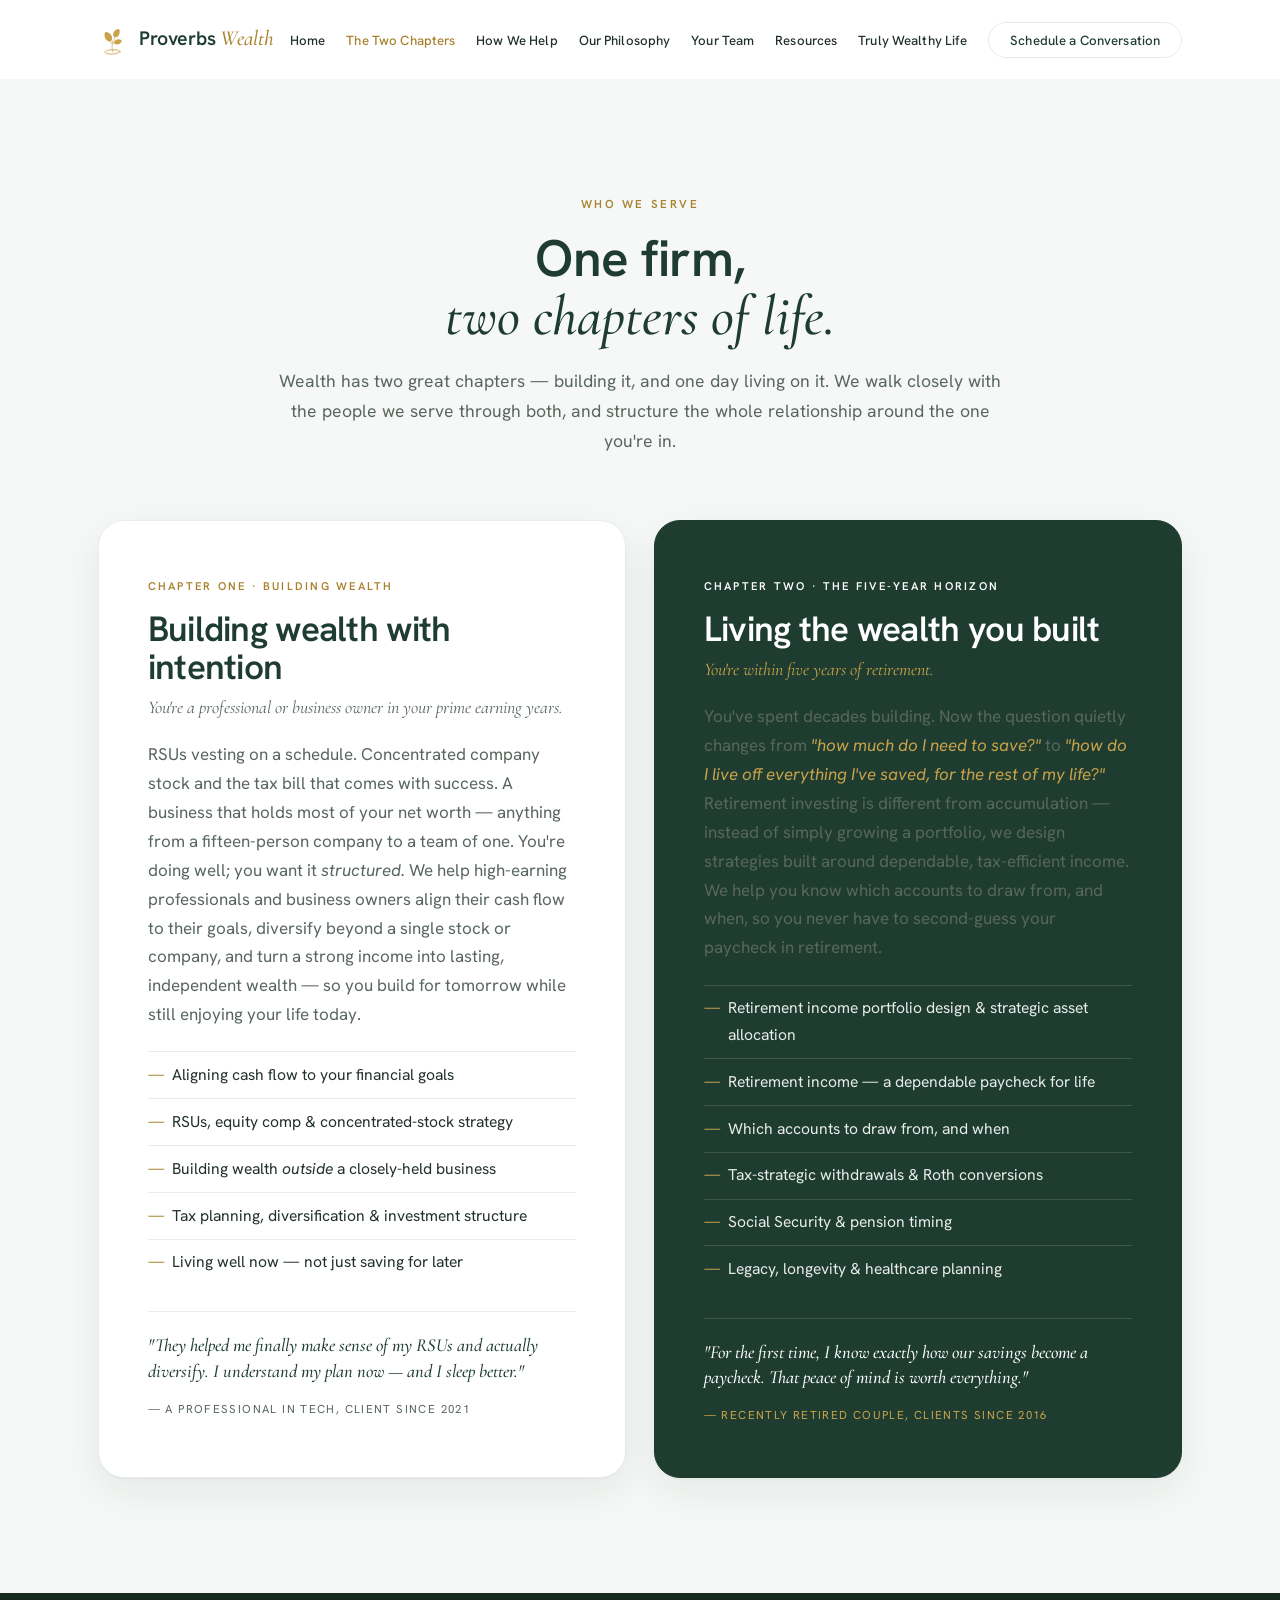
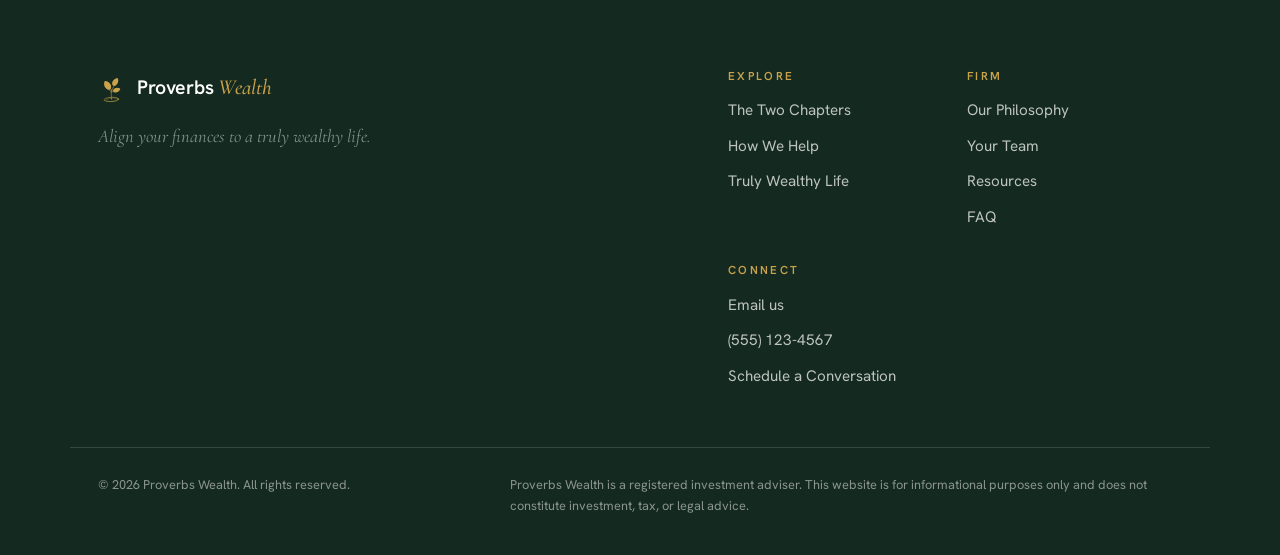
<file: two-chapters.html>
<!DOCTYPE html>
<html lang="en">
<head>
  <meta charset="UTF-8" />
  <meta name="viewport" content="width=device-width, initial-scale=1.0" />
  <title>The Two Chapters — Proverbs Wealth</title>
  <meta name="description" content="Two chapters of a wealthy life: building it, and one day living on it." />
  <meta property="og:title" content="Proverbs Wealth" />
  <meta property="og:description" content="Align your finances to a truly wealthy life." />
  <meta property="og:type" content="website" />
  <link rel="preconnect" href="https://fonts.googleapis.com" />
  <link rel="preconnect" href="https://fonts.gstatic.com" crossorigin />
  <link href="https://fonts.googleapis.com/css2?family=Cormorant+Garamond:ital,wght@0,500;0,600;1,400;1,500;1,600&family=Hanken+Grotesk:wght@400;500;600;700&display=swap" rel="stylesheet" />
  <link rel="stylesheet" href="styles.css" />
  <link rel="icon" href="data:image/svg+xml,%3Csvg%20xmlns='http://www.w3.org/2000/svg'%20viewBox='0%200%2064%2064'%3E%3Crect%20width='64'%20height='64'%20rx='14'%20fill='%2314291F'/%3E%3Cg%20fill='%23C9A24B'%3E%3Cellipse%20cx='24'%20cy='28'%20rx='8'%20ry='6'%20transform='rotate(-30%2024%2028)'/%3E%3Cellipse%20cx='40'%20cy='24'%20rx='8'%20ry='6'%20transform='rotate(26%2040%2024)'/%3E%3Cellipse%20cx='42'%20cy='38'%20rx='7'%20ry='5.5'%20transform='rotate(60%2042%2038)'/%3E%3C/g%3E%3Cg%20fill='none'%20stroke='%23C9A24B'%20stroke-width='2.2'%20stroke-linecap='round'%3E%3Cpath%20d='M32%2052%20C31%2044%2031%2036%2033%2030'/%3E%3Cellipse%20cx='32'%20cy='52'%20rx='13'%20ry='4'/%3E%3C/g%3E%3C/svg%3E" />
</head>
<body>
<header class="site-header" id="top">
    <div class="wrap header-inner">
      <a href="index.html" class="brand" aria-label="Proverbs Wealth — home">
        <span class="brand-mark" aria-hidden="true">
          <svg viewBox="0 0 120 150" width="30" height="38" role="img" aria-hidden="true">
            <g fill="none" stroke="currentColor" stroke-width="2.4" stroke-linecap="round">
              <ellipse cx="57" cy="126" rx="31" ry="9" transform="rotate(-4 57 126)"/>
              <ellipse cx="62" cy="128" rx="27" ry="7.5" transform="rotate(-3 62 128)" opacity=".5"/>
              <path d="M58 126 C56 110 56 96 58 84"/>
              <path d="M58 96 C51 88 46 82 43 76"/>
              <path d="M59 88 C64 78 69 66 73 57"/>
              <path d="M59 92 C66 90 72 90 77 89"/>
            </g>
            <g fill="currentColor">
              <path d="M0 20 C -15 15 -17 -7 -3 -19 C -1 -21 1 -21 3 -19 C 17 -7 15 15 0 20 Z" transform="translate(41 66) rotate(-32) scale(1.08)"/>
              <path d="M0 18 C -14 14 -16 -6 -3 -18 C -1 -20 1 -20 3 -18 C 16 -6 14 14 0 18 Z" transform="translate(74 52) rotate(30)"/>
              <path d="M0 17 C -13 13 -15 -6 -3 -17 C -1 -19 1 -19 3 -17 C 15 -6 13 13 0 17 Z" transform="translate(79 86) rotate(72) scale(0.92)"/>
            </g>
          </svg>
        </span>
        <span class="brand-word">Proverbs <em>Wealth</em></span>
      </a>

      <nav class="nav" aria-label="Primary">
        <button class="nav-toggle" aria-expanded="false" aria-controls="nav-menu" aria-label="Open menu">
          <span></span><span></span><span></span>
        </button>
        <ul class="nav-menu" id="nav-menu">
          <li><a href="index.html">Home</a></li>
          <li><a href="two-chapters.html" class="active">The Two Chapters</a></li>
          <li><a href="how-we-help.html">How We Help</a></li>
          <li><a href="philosophy.html">Our Philosophy</a></li>
          <li><a href="team.html">Your Team</a></li>
          <li><a href="resources.html">Resources</a></li>
          <li><a href="truly-wealthy-life.html">Truly Wealthy Life</a></li>
          <li><a href="contact.html" class="nav-cta">Schedule a Conversation</a></li>
        </ul>
      </nav>
    </div>
  </header>

  <main>
    <section class="section chapters" id="chapters">
      <div class="wrap">
        <div class="section-head">
          <p class="eyebrow">Who we serve</p>
          <h1 class="section-title">One firm,<br /><em>two chapters of life.</em></h1>
          <p class="section-sub">
            Wealth has two great chapters — building it, and one day living on
            it. We walk closely with the people we serve through both, and
            structure the whole relationship around the one you're in.
          </p>
        </div>

        <div class="chapter-grid">
          <article class="chapter" id="chapter-build">
            <span class="chapter-index">Chapter One · Building Wealth</span>
            <h3>Building wealth with intention</h3>
            <p class="chapter-role">You're a professional or business owner in your prime earning years.</p>
            <p>
              RSUs vesting on a schedule. Concentrated company stock and the tax
              bill that comes with success. A business that holds most of your net
              worth — anything from a fifteen-person company to a team of one.
              You're doing well; you want it <em>structured.</em> We help
              high-earning professionals and business owners align their cash flow
              to their goals, diversify beyond a single stock or company, and turn
              a strong income into lasting, independent wealth — so you build for
              tomorrow while still enjoying your life today.
            </p>
            <ul class="chapter-list">
              <li>Aligning cash flow to your financial goals</li>
              <li>RSUs, equity comp &amp; concentrated-stock strategy</li>
              <li>Building wealth <em>outside</em> a closely-held business</li>
              <li>Tax planning, diversification &amp; investment structure</li>
              <li>Living well now — not just saving for later</li>
            </ul>
            <!-- PLACEHOLDER TESTIMONIAL -->
            <blockquote class="mini-quote">
              <p>"They helped me finally make sense of my RSUs and actually
              diversify. I understand my plan now — and I sleep better."</p>
              <cite>— A professional in tech, client since 2021</cite>
            </blockquote>
          </article>

          <article class="chapter chapter-alt" id="chapter-retire">
            <span class="chapter-index">Chapter Two · The Five-Year Horizon</span>
            <h3>Living the wealth you built</h3>
            <p class="chapter-role">You're within five years of retirement.</p>
            <p>
              You've spent decades building. Now the question quietly changes
              from <em>"how much do I need to save?"</em> to <em>"how do I live
              off everything I've saved, for the rest of my life?"</em>
              Retirement investing is different from accumulation — instead of
              simply growing a portfolio, we design strategies built around
              dependable, tax-efficient income. We help you know which accounts
              to draw from, and when, so you never have to second-guess your
              paycheck in retirement.
            </p>
            <ul class="chapter-list">
              <li>Retirement income portfolio design &amp; strategic asset allocation</li>
              <li>Retirement income — a dependable paycheck for life</li>
              <li>Which accounts to draw from, and when</li>
              <li>Tax-strategic withdrawals &amp; Roth conversions</li>
              <li>Social Security &amp; pension timing</li>
              <li>Legacy, longevity &amp; healthcare planning</li>
            </ul>
            <!-- PLACEHOLDER TESTIMONIAL -->
            <blockquote class="mini-quote on-dark">
              <p>"For the first time, I know exactly how our savings become a
              paycheck. That peace of mind is worth everything."</p>
              <cite>— Recently retired couple, clients since 2016</cite>
            </blockquote>
          </article>
        </div>
      </div>
    </section>
  </main>

<footer class="site-footer">
    <div class="wrap footer-top">
      <div class="footer-brand">
        <a href="index.html" class="brand brand-light">
          <span class="brand-mark" aria-hidden="true">
            <svg viewBox="0 0 120 150" width="28" height="35" aria-hidden="true">
              <g fill="none" stroke="currentColor" stroke-width="2.4" stroke-linecap="round">
                <ellipse cx="57" cy="126" rx="31" ry="9" transform="rotate(-4 57 126)"/>
                <ellipse cx="62" cy="128" rx="27" ry="7.5" transform="rotate(-3 62 128)" opacity=".5"/>
                <path d="M58 126 C56 110 56 96 58 84"/>
                <path d="M58 96 C51 88 46 82 43 76"/>
                <path d="M59 88 C64 78 69 66 73 57"/>
                <path d="M59 92 C66 90 72 90 77 89"/>
              </g>
              <g fill="currentColor">
                <path d="M0 20 C -15 15 -17 -7 -3 -19 C -1 -21 1 -21 3 -19 C 17 -7 15 15 0 20 Z" transform="translate(41 66) rotate(-32) scale(1.08)"/>
                <path d="M0 18 C -14 14 -16 -6 -3 -18 C -1 -20 1 -20 3 -18 C 16 -6 14 14 0 18 Z" transform="translate(74 52) rotate(30)"/>
                <path d="M0 17 C -13 13 -15 -6 -3 -17 C -1 -19 1 -19 3 -17 C 15 -6 13 13 0 17 Z" transform="translate(79 86) rotate(72) scale(0.92)"/>
              </g>
            </svg>
          </span>
          <span class="brand-word">Proverbs <em>Wealth</em></span>
        </a>
        <p class="footer-tag">Align your finances to a truly wealthy life.</p>
      </div>
      <nav class="footer-nav" aria-label="Footer">
        <div>
          <h4>Explore</h4>
          <a href="two-chapters.html">The Two Chapters</a>
          <a href="how-we-help.html">How We Help</a>
          <a href="truly-wealthy-life.html">Truly Wealthy Life</a>
        </div>
        <div>
          <h4>Firm</h4>
          <a href="philosophy.html">Our Philosophy</a>
          <a href="team.html">Your Team</a>
          <a href="resources.html">Resources</a>
          <a href="how-we-help.html#faq">FAQ</a>
        </div>
        <div>
          <h4>Connect</h4>
          <a href="mailto:hello@proverbswealth.com">Email us</a>
          <a href="tel:+15551234567">(555) 123-4567</a>
          <a href="contact.html">Schedule a Conversation</a>
        </div>
      </nav>
    </div>
    <div class="wrap footer-bottom">
      <p>&copy; <span id="year">2026</span> Proverbs Wealth. All rights reserved.</p>
      <p class="footer-legal">
        Proverbs Wealth is a registered investment adviser. This website is for
        informational purposes only and does not constitute investment, tax, or
        legal advice.
      </p>
    </div>
  </footer>

  <script src="script.js"></script>
</body>
</html>
</file>
<file: styles.css>
/* ==========================================================================
   Proverbs Financial
   Editorial, mostly-white. Palette: forest green · antique gold · warm cream.
   Type: Fraunces (display + italics) · Inter (body / labels) — "two voices".
   ========================================================================== */

:root {
  /* Neutrals (the canvas) — pure white with a whisper of cool green-grey */
  --paper:      #FFFFFF;   /* main background — pure white */
  --paper-2:    #F5F8F6;   /* barely-there cool neutral for alternate blocks */
  --paper-3:    #EDF2EF;   /* slightly deeper neutral */

  /* Greens */
  --forest:     #1E3D30;   /* primary deep green */
  --forest-900: #14291F;   /* darkest — feature/footer bands */
  --forest-600: #315845;   /* mid green — hover / accents */
  --sage:       #7E9384;   /* muted green — quiet text on dark */

  /* Gold */
  --gold:       #A9812F;   /* antique gold accent */
  --gold-soft:  #C9A24B;   /* softer gold — the leaf, ornaments */

  /* Ink */
  --ink:        #22302A;   /* body text on light */
  --ink-soft:   #58665E;   /* muted body text */
  --line:       #E7ECE9;   /* cool hairline */
  --line-dark:  rgba(255,255,255,0.14);

  --maxw: 1140px;
  /* Two voices: a modern grotesque for everything roman, Cormorant Garamond for italics */
  --sans:    "Hanken Grotesk", -apple-system, BlinkMacSystemFont, "Segoe UI", Roboto, Helvetica, Arial, sans-serif;
  --display: "Hanken Grotesk", -apple-system, BlinkMacSystemFont, "Segoe UI", Roboto, Helvetica, Arial, sans-serif;
  --serif:   "Cormorant Garamond", Georgia, "Times New Roman", serif;

  /* Modern shape + depth */
  --radius:      16px;
  --radius-lg:   26px;
  --radius-xl:   34px;
  --radius-pill: 999px;
  --shadow-soft:  0 1px 2px rgba(20,41,31,0.04), 0 14px 40px rgba(20,41,31,0.07);
  --shadow-hover: 0 4px 10px rgba(20,41,31,0.06), 0 22px 50px rgba(20,41,31,0.12);
  --ease: cubic-bezier(0.22, 0.61, 0.36, 1);
}

*, *::before, *::after { box-sizing: border-box; }
html { scroll-behavior: smooth; -webkit-text-size-adjust: 100%; }

body {
  margin: 0;
  font-family: var(--sans);
  color: var(--ink);
  background: var(--paper);
  line-height: 1.7;
  font-size: 17px;
  -webkit-font-smoothing: antialiased;
  text-rendering: optimizeLegibility;
}

svg { display: block; }

/* ------- Type primitives -------
   Roman text is set in the modern grotesque; only emphasized words fall to
   Fraunces italic — the "two voices" that carry the brand. */
h1, h2, h3, h4 { font-family: var(--display); color: var(--forest); font-weight: 600; margin: 0; line-height: 1.08; letter-spacing: -0.02em; }
h1 em, h2 em, h3 em, h4 em,
.hero-title em, .trust-lead em, .referral-quote em, .brand-word em {
  font-family: var(--serif);
  font-style: italic;
  font-weight: 500;
  /* Cormorant Garamond runs small/delicate — nudge up to sit with the sans */
  font-size: 1.1em;
  letter-spacing: 0;
}

p { margin: 0 0 1.1rem; }
a { color: var(--forest); text-decoration: none; transition: color .18s ease; }
a:hover { color: var(--gold); }
em { font-style: italic; }

.wrap { width: 100%; max-width: var(--maxw); margin: 0 auto; padding: 0 1.75rem; }

.eyebrow {
  font-family: var(--sans);
  text-transform: uppercase;
  letter-spacing: 0.22em;
  font-size: 0.72rem;
  font-weight: 600;
  color: var(--gold);
  margin: 0 0 1.1rem;
}
.eyebrow.light { color: var(--gold-soft); }

.leaf-gold { fill: var(--gold-soft); }

/* ------- Buttons ------- */
.btn {
  display: inline-block;
  font-family: var(--sans);
  font-weight: 500;
  font-size: 0.95rem;
  letter-spacing: 0.01em;
  padding: 0.9rem 1.9rem;
  border-radius: var(--radius-pill);
  border: 1px solid transparent;
  cursor: pointer;
  transition: background .25s var(--ease), color .25s var(--ease), border-color .25s var(--ease), transform .25s var(--ease), box-shadow .25s var(--ease);
}
.btn-solid { background: var(--forest); color: var(--paper); }
.btn-solid:hover { background: var(--forest-600); color: var(--paper); transform: translateY(-2px); box-shadow: 0 12px 26px rgba(20,41,31,0.18); }
.btn-block { width: 100%; text-align: center; }
.btn-link {
  font-family: var(--sans);
  font-weight: 500;
  font-size: 0.95rem;
  color: var(--forest);
  border-bottom: 1px solid var(--gold-soft);
  padding-bottom: 2px;
}
.btn-link:hover { color: var(--gold); }

/* ============================ Header ============================ */
.site-header {
  position: sticky; top: 0; z-index: 60;
  background: rgba(255, 255, 255, 0.80);
  backdrop-filter: saturate(180%) blur(14px);
  border-bottom: 1px solid transparent;
  transition: border-color .3s var(--ease), box-shadow .3s var(--ease), background .3s var(--ease);
}
.site-header.scrolled {
  border-bottom-color: var(--line);
  box-shadow: 0 10px 30px rgba(20,41,31,0.05);
  background: rgba(255, 255, 255, 0.94);
}
.header-inner { display: flex; align-items: center; justify-content: space-between; height: 78px; }

.brand { display: flex; align-items: center; gap: 0.7rem; color: var(--forest); }
.brand-mark { color: var(--gold-soft); display: inline-flex; }
.brand-word {
  font-family: var(--display);
  font-size: 1.22rem;
  font-weight: 600;
  letter-spacing: -0.01em;
  color: var(--forest);
  line-height: 1;
}
.brand-word em { color: var(--gold); font-style: italic; }
.brand-light, .brand-light .brand-word { color: var(--paper); }
.brand-light .brand-mark { color: var(--gold-soft); }
.brand-light .brand-word em { color: var(--gold-soft); }

.nav { display: flex; align-items: center; }
.nav-menu { display: flex; align-items: center; gap: 1.3rem; list-style: none; margin: 0; padding: 0; }
.nav-menu a {
  font-family: var(--sans);
  font-size: 0.83rem;
  font-weight: 500;
  letter-spacing: 0.01em;
  color: var(--ink);
  white-space: nowrap;
}
.nav-menu a:hover { color: var(--gold); }
.nav-cta {
  color: var(--forest) !important;
  border: 1px solid var(--line);
  padding: 0.55rem 1.3rem;
  border-radius: var(--radius-pill);
  transition: border-color .25s var(--ease), background .25s var(--ease), color .25s var(--ease);
}
.nav-cta:hover { border-color: var(--forest); background: var(--forest); color: var(--paper) !important; }

.nav-toggle { display: none; flex-direction: column; gap: 5px; background: none; border: 0; cursor: pointer; padding: 8px; }
.nav-toggle span { width: 24px; height: 1.6px; background: var(--forest); transition: transform .25s, opacity .2s; }

/* ============================ Hero ============================ */
.hero { padding: clamp(4rem, 10vw, 8rem) 0 clamp(3.5rem, 7vw, 6rem); text-align: center; }
.hero-inner { max-width: 860px; margin: 0 auto; }
.sapling-lg { display: inline-flex; margin-bottom: 1.8rem; }
.hero-title {
  font-size: clamp(2.2rem, 5vw, 3.6rem);
  letter-spacing: -0.02em;
  margin-bottom: 1.6rem;
  text-wrap: balance;
}
.hero-title em { color: var(--forest); }
.hero-lead {
  font-size: clamp(1.08rem, 1.6vw, 1.28rem);
  color: var(--ink-soft);
  max-width: 40rem;
  margin: 0 auto 2rem;
}
.hero-actions { display: flex; flex-wrap: wrap; align-items: center; justify-content: center; gap: 1.4rem; }
.hero-note {
  margin: 2.6rem 0 0;
  font-family: var(--serif);
  font-style: italic;
  font-size: 1.05rem;
  color: var(--sage);
}
.hero-paths {
  display: flex; flex-wrap: wrap; align-items: center; justify-content: center;
  gap: 0.6rem;
  margin-top: 2.4rem;
}
.hero-paths-label {
  font-family: var(--serif); font-style: italic;
  color: var(--sage); font-size: 1.02rem; margin-right: 0.2rem;
}
.path-chip {
  font-family: var(--sans); font-size: 0.86rem; font-weight: 500;
  color: var(--forest);
  padding: 0.5rem 1.1rem;
  border: 1px solid var(--line);
  border-radius: var(--radius-pill);
  background: var(--paper);
  transition: border-color .25s var(--ease), background .25s var(--ease), color .25s var(--ease), transform .25s var(--ease);
}
.path-chip:hover { border-color: var(--gold-soft); background: var(--paper-2); color: var(--forest); transform: translateY(-1px); }

/* ============================ Sections ============================ */
.section { padding: clamp(4.5rem, 9vw, 8.5rem) 0; }
:where(section[id], article[id]) { scroll-margin-top: 96px; }
.section-head { max-width: 46rem; margin: 0 auto clamp(2.8rem, 5vw, 4.5rem); text-align: center; }
.section-title { font-size: clamp(2rem, 4.4vw, 3.2rem); letter-spacing: -0.01em; }
.section-title em { color: var(--forest); }
.section-sub { margin-top: 1.2rem; color: var(--ink-soft); font-size: 1.1rem; }

/* ------- Trusted voice ------- */
.trust { border-top: 1px solid var(--line); border-bottom: 1px solid var(--line); }
.trust-inner { max-width: 52rem; margin: 0 auto; text-align: center; }
.trust-lead {
  font-family: var(--display);
  font-weight: 500;
  letter-spacing: -0.015em;
  font-size: clamp(1.6rem, 3.4vw, 2.5rem);
  line-height: 1.28;
  color: var(--forest);
  margin-bottom: 1.4rem;
}
.trust-lead em { color: var(--gold); }
.trust-sub { color: var(--ink-soft); font-size: 1.08rem; max-width: 40rem; margin: 0 auto; }

/* ------- Two chapters ------- */
.chapters { background: var(--paper-2); }
.chapter-grid { display: grid; grid-template-columns: 1fr 1fr; gap: 1.8rem; }
.chapter {
  background: var(--paper);
  border: 1px solid var(--line);
  border-radius: var(--radius-lg);
  padding: clamp(2.2rem, 3.8vw, 3.4rem);
  position: relative;
  box-shadow: var(--shadow-soft);
  transition: transform .35s var(--ease), box-shadow .35s var(--ease);
}
.chapter:hover { transform: translateY(-4px); box-shadow: var(--shadow-hover); }
.chapter-alt { background: var(--forest); border-color: var(--forest); }
.chapter-alt h3, .chapter-alt .chapter-index { color: var(--paper); }
.chapter-alt .chapter-role { color: var(--gold-soft); }
.chapter-alt p { color: rgba(255,255,255,0.82); }
.chapter-alt .chapter-list li { color: rgba(255,255,255,0.9); border-color: var(--line-dark); }
.chapter-alt .chapter-list li::before { color: var(--gold-soft); }
.chapter-alt em { color: var(--gold-soft); }

.chapter-index {
  font-family: var(--sans);
  text-transform: uppercase;
  letter-spacing: 0.2em;
  font-size: 0.7rem;
  font-weight: 600;
  color: var(--gold);
}
.chapter h3 { font-size: clamp(1.7rem, 2.8vw, 2.2rem); margin: 0.7rem 0 0.4rem; }
.chapter-role { font-family: var(--serif); font-style: italic; font-size: 1.12rem; color: var(--forest-600); margin-bottom: 1.1rem; }
.chapter p { color: var(--ink-soft); }
.chapter-list { list-style: none; margin: 1.4rem 0 0; padding: 0; }
.chapter-list li { position: relative; padding: 0.6rem 0 0.6rem 1.5rem; border-top: 1px solid var(--line); font-size: 0.98rem; }
.chapter-list li::before { content: "\2014"; position: absolute; left: 0; color: var(--gold); }

/* ------- Philosophy (rounded dark card) ------- */
.philosophy { padding: clamp(2rem, 5vw, 4rem) 0; }
.philosophy-inner {
  max-width: 64rem;
  margin: 0 auto;
  background: var(--forest-900);
  color: var(--paper);
  text-align: center;
  border-radius: var(--radius-xl);
  padding: clamp(3rem, 6vw, 5.5rem) clamp(1.6rem, 5vw, 5rem);
  box-shadow: var(--shadow-soft);
}
.philosophy-title { color: var(--paper); font-size: clamp(2rem, 4.6vw, 3.3rem); letter-spacing: -0.01em; }
.philosophy-title em { color: var(--gold-soft); }
.philosophy-body { color: rgba(255,255,255,0.78); font-size: 1.14rem; margin: 1.6rem auto 2.6rem; max-width: 38rem; }
.scripture { margin: 0; padding-top: 2rem; border-top: 1px solid var(--line-dark); }
.scripture p { font-family: var(--serif); font-style: italic; font-size: clamp(1.3rem, 2.6vw, 1.8rem); color: var(--paper); margin: 0 0 0.6rem; }
.scripture cite { font-family: var(--sans); font-style: normal; text-transform: uppercase; letter-spacing: 0.2em; font-size: 0.72rem; color: var(--gold-soft); }

/* ------- Pillars ------- */
.pillar-grid { display: grid; grid-template-columns: repeat(4, 1fr); gap: 1.5rem; }
.pillar { padding: 1.6rem 0; border-top: 2px solid var(--forest); }
.pillar-num { font-family: var(--display); font-weight: 600; font-size: 0.9rem; color: var(--gold); letter-spacing: 0.02em; }
.pillar h3 { font-size: 1.5rem; margin: 0.6rem 0 0.5rem; }
.pillar p { color: var(--ink-soft); font-size: 0.98rem; margin: 0; }

/* ------- Approach ------- */
.approach-inner { display: grid; grid-template-columns: 1fr 1fr; gap: clamp(2.5rem, 6vw, 5rem); align-items: start; }
.approach-copy { position: sticky; top: 110px; }
.approach-copy p { color: var(--ink-soft); margin-bottom: 1.8rem; }
.approach-copy .section-title { margin-bottom: 1.4rem; }
.steps { list-style: none; margin: 0; padding: 0; }
.step { display: flex; gap: 1.3rem; padding: 1.6rem 0; border-top: 1px solid var(--line); }
.step:first-child { border-top: 0; padding-top: 0; }
.step-num {
  flex: none;
  width: 44px; height: 44px;
  display: grid; place-items: center;
  border: 1px solid var(--gold);
  color: var(--gold);
  border-radius: 50%;
  font-family: var(--display);
  font-weight: 600;
  font-size: 1.05rem;
}
.step h3 { font-size: 1.35rem; margin-bottom: 0.2rem; }
.step p { color: var(--ink-soft); margin: 0; font-size: 0.99rem; }

/* ------- Advisors ------- */
.advisor-grid { display: grid; grid-template-columns: repeat(4, 1fr); gap: 1.4rem; }
.advisor {
  background: var(--paper);
  border: 1px solid var(--line);
  border-radius: var(--radius-lg);
  padding: clamp(1.5rem, 2.2vw, 2rem);
  box-shadow: var(--shadow-soft);
  transition: transform .35s var(--ease), box-shadow .35s var(--ease);
}
.advisor:hover { transform: translateY(-4px); box-shadow: var(--shadow-hover); }
.advisor-avatar {
  display: grid; place-items: center;
  width: 62px; height: 62px;
  border-radius: 50%;
  background: var(--forest);
  color: var(--gold-soft);
  font-family: var(--display);
  font-weight: 600;
  font-size: 1.15rem;
  letter-spacing: 0.02em;
  margin-bottom: 1.1rem;
  box-shadow: inset 0 0 0 1px rgba(201,162,75,0.35);
}
.advisor h3 { font-size: 1.22rem; margin-bottom: 0.15rem; }
.advisor-role {
  font-family: var(--sans); font-size: 0.78rem; font-weight: 600;
  text-transform: uppercase; letter-spacing: 0.14em;
  color: var(--gold); margin-bottom: 0.9rem;
}
.advisor-bio { color: var(--ink-soft); font-size: 0.9rem; line-height: 1.55; margin: 0; }

/* ------- Referral ------- */
.referral { text-align: center; }
.referral-inner {
  max-width: 60rem;
  margin: 0 auto;
  background: var(--paper-2);
  border-radius: var(--radius-xl);
  padding: clamp(3rem, 6vw, 5rem) clamp(1.6rem, 5vw, 4rem);
}
.referral-quote {
  font-family: var(--display);
  font-weight: 500;
  letter-spacing: -0.02em;
  font-size: clamp(1.8rem, 4vw, 3rem);
  line-height: 1.22;
  color: var(--forest);
  margin-bottom: 1.2rem;
}
.referral-quote em { color: var(--gold); }
.referral-sub { color: var(--ink-soft); font-size: 1.08rem; max-width: 34rem; margin: 0 auto; }

/* ------- Contact ------- */
.contact-inner { display: grid; grid-template-columns: 0.95fr 1.05fr; gap: clamp(2.5rem, 6vw, 5rem); align-items: start; }
.contact-copy p { color: var(--ink-soft); }
.contact-copy .section-title { margin-bottom: 1.2rem; }
.contact-details { list-style: none; margin: 2rem 0 0; padding: 0; }
.contact-details li { display: flex; gap: 1rem; align-items: baseline; padding: 0.7rem 0; border-top: 1px solid var(--line); }
.cd-label { font-family: var(--sans); text-transform: uppercase; letter-spacing: 0.16em; font-size: 0.68rem; font-weight: 600; color: var(--gold); width: 4rem; flex: none; }

.contact-form {
  background: var(--paper);
  border: 1px solid var(--line);
  border-radius: var(--radius-lg);
  padding: clamp(1.9rem, 3vw, 2.8rem);
  display: grid;
  gap: 1.1rem;
  box-shadow: var(--shadow-soft);
}
.field { display: grid; gap: 0.4rem; }
.field label { font-family: var(--sans); font-weight: 500; font-size: 0.82rem; letter-spacing: 0.02em; color: var(--forest); }
.optional { color: var(--ink-soft); font-weight: 400; }
.field input, .field select, .field textarea {
  font-family: var(--sans);
  font-size: 1rem;
  padding: 0.8rem 1rem;
  border: 1px solid var(--line);
  border-radius: 12px;
  background: var(--paper-2);
  color: var(--ink);
  transition: border-color .18s ease, box-shadow .18s ease, background .18s ease;
}
.field input:hover, .field select:hover, .field textarea:hover { background: var(--paper); }
.field input:focus, .field select:focus, .field textarea:focus {
  outline: none;
  border-color: var(--gold);
  box-shadow: 0 0 0 3px rgba(169, 129, 47, 0.15);
}
.field textarea { resize: vertical; }
.form-note { margin: 0; font-weight: 500; font-size: 0.95rem; min-height: 1.1em; }
.form-note.ok { color: var(--forest-600); }
.form-note.err { color: #b23b3b; }
.form-fine { margin: 0; font-size: 0.8rem; color: var(--ink-soft); }

/* ============================ Footer ============================ */
.site-footer { background: var(--forest-900); color: rgba(255,255,255,0.72); padding-top: clamp(3rem, 6vw, 5rem); }
.footer-top { display: grid; grid-template-columns: 1.3fr 1fr; gap: 2.5rem; padding-bottom: 3rem; }
.footer-tag { font-family: var(--serif); font-style: italic; font-size: 1.15rem; color: var(--sage); margin: 1rem 0 0; }
.footer-nav { display: grid; grid-template-columns: 1fr 1fr; gap: 1.5rem; }
.footer-nav h4 { font-family: var(--sans); font-size: 0.72rem; text-transform: uppercase; letter-spacing: 0.2em; color: var(--gold-soft); margin-bottom: 1rem; font-weight: 600; }
.footer-nav a { display: block; color: rgba(255,255,255,0.72); font-size: 0.95rem; margin-bottom: 0.6rem; }
.footer-nav a:hover { color: var(--gold-soft); }
.footer-bottom {
  border-top: 1px solid var(--line-dark);
  padding-top: 1.6rem; padding-bottom: 2.4rem;
  display: flex; flex-wrap: wrap; justify-content: space-between; gap: 0.6rem;
}
.footer-bottom p { margin: 0; font-size: 0.8rem; color: rgba(255,255,255,0.5); }
.footer-legal { max-width: 42rem; }

/* ------- Gold button (on dark grounds) ------- */
.btn-gold { background: var(--gold-soft); color: var(--forest-900); }
.btn-gold:hover { background: #d8b25e; color: var(--forest-900); transform: translateY(-2px); box-shadow: 0 12px 26px rgba(0,0,0,0.25); }

/* ------- Testimonials (woven in) ------- */
.mini-quote {
  margin: 1.6rem 0 0; padding-top: 1.3rem;
  border-top: 1px solid var(--line);
}
.mini-quote p {
  font-family: var(--serif); font-style: italic; font-weight: 500;
  font-size: 1.15rem; line-height: 1.4; color: var(--forest); margin: 0 0 0.5rem;
}
.mini-quote cite {
  font-family: var(--sans); font-style: normal; font-size: 0.72rem;
  letter-spacing: 0.12em; text-transform: uppercase; color: var(--ink-soft);
}
.mini-quote.on-dark { border-top-color: var(--line-dark); }
.mini-quote.on-dark p { color: #fff; }
.mini-quote.on-dark cite { color: var(--gold-soft); }

.testimonial {
  max-width: 44rem; margin: clamp(2.5rem, 5vw, 4rem) auto 0; text-align: center;
}
.testimonial p {
  font-family: var(--serif); font-style: italic; font-weight: 500;
  font-size: clamp(1.3rem, 2.6vw, 1.8rem); line-height: 1.4;
  color: var(--forest); margin: 0 0 0.8rem;
}
.testimonial cite {
  font-family: var(--sans); font-style: normal; text-transform: uppercase;
  letter-spacing: 0.16em; font-size: 0.72rem; color: var(--gold);
}
.testimonial.on-dark p { color: #fff; }
.testimonial.on-dark cite { color: var(--gold-soft); }

/* ------- Resources ------- */
.resource-grid { display: grid; grid-template-columns: repeat(3, 1fr); gap: 1.5rem; }
.resource {
  display: flex; flex-direction: column;
  background: var(--paper); border: 1px solid var(--line);
  border-radius: var(--radius-lg); padding: clamp(1.6rem, 2.4vw, 2.2rem);
  box-shadow: var(--shadow-soft);
  transition: transform .35s var(--ease), box-shadow .35s var(--ease);
}
.resource:hover { transform: translateY(-4px); box-shadow: var(--shadow-hover); }
.resource-kind {
  font-family: var(--sans); text-transform: uppercase; letter-spacing: 0.16em;
  font-size: 0.7rem; font-weight: 600; color: var(--gold);
}
.resource h3 { font-size: 1.28rem; margin: 0.6rem 0 0.5rem; }
.resource p { color: var(--ink-soft); font-size: 0.96rem; flex: 1; margin: 0 0 1.2rem; }
.resource-soon {
  align-self: flex-start;
  font-family: var(--sans); font-size: 0.7rem; font-weight: 600;
  text-transform: uppercase; letter-spacing: 0.12em; color: var(--ink-soft);
  border: 1px solid var(--line); border-radius: var(--radius-pill);
  padding: 0.35rem 0.85rem;
}

/* ------- Truly Wealthy Life (editorial band) ------- */
.truly { background: var(--forest-900); color: var(--paper); }
.truly-head { max-width: 46rem; margin: 0 auto clamp(2.5rem, 5vw, 4rem); text-align: center; }
.truly-title { color: var(--paper); font-size: clamp(2.2rem, 5vw, 3.6rem); letter-spacing: -0.02em; }
.truly-title em { color: var(--gold-soft); }
.truly-lead { color: rgba(255,255,255,0.8); font-size: 1.16rem; max-width: 40rem; margin: 1.3rem auto 0; }
.story-grid { display: grid; grid-template-columns: repeat(3, 1fr); gap: 1rem; }
.story {
  position: relative; margin: 0; min-height: 230px;
  border-radius: var(--radius-lg); overflow: hidden;
  border: 1px solid rgba(255,255,255,0.10);
  display: flex; align-items: flex-end;
  background: linear-gradient(160deg, #24503d, #16311f 70%);
}
.story::after {
  content: "Photo"; position: absolute; top: 12px; right: 14px;
  font-family: var(--sans); font-size: 0.6rem; letter-spacing: 0.14em;
  text-transform: uppercase; color: rgba(255,255,255,0.45);
  border: 1px solid rgba(255,255,255,0.22); border-radius: 999px; padding: 2px 8px;
}
.story:nth-child(2) { background: linear-gradient(160deg, #3a4a2c, #1c2a16 70%); }
.story:nth-child(3) { background: linear-gradient(160deg, #4a3f22, #241d0f 70%); }
.story:nth-child(4) { background: linear-gradient(160deg, #2a4a44, #142a26 70%); }
.story:nth-child(5) { background: linear-gradient(160deg, #43502c, #212a15 70%); }
.story:nth-child(6) { background: linear-gradient(160deg, #45361f, #221a0e 70%); }
.story span {
  position: relative; z-index: 1; padding: 1.1rem 1.2rem;
  font-family: var(--serif); font-style: italic; font-size: 1.1rem; line-height: 1.3;
  color: #fff; text-shadow: 0 1px 10px rgba(0,0,0,0.5);
  background: linear-gradient(to top, rgba(0,0,0,0.4), transparent);
  width: 100%;
}
.truly-invite { text-align: center; margin-top: clamp(2.5rem, 5vw, 4rem); }
.truly-invite h3 {
  color: var(--paper); font-size: clamp(1.5rem, 3vw, 2.2rem);
  margin-bottom: 1.5rem; letter-spacing: -0.01em;
}

/* ------- Multi-page: page headers & teasers ------- */
.page-head { padding: clamp(3rem, 7vw, 5.5rem) 0 clamp(1.5rem, 3vw, 2.5rem); text-align: center; }
.page-head .wrap { max-width: 52rem; }
.page-title { font-size: clamp(2.2rem, 5vw, 3.6rem); letter-spacing: -0.02em; margin-top: 0.4rem; }
.page-sub { color: var(--ink-soft); font-size: 1.14rem; max-width: 40rem; margin: 1.2rem auto 0; }

a.teaser-card { text-decoration: none; display: block; }
a.teaser-card h3, a.teaser-card p { color: inherit; }
.teaser-card p { color: var(--ink-soft); }
.chapter-alt.teaser-card p { color: rgba(255,255,255,0.82); }
.teaser-link {
  display: inline-block; margin-top: 1.3rem;
  font-family: var(--sans); font-weight: 600; font-size: 0.9rem;
  color: var(--gold); letter-spacing: 0.01em;
}
.chapter-alt .teaser-link { color: var(--gold-soft); }
.nav-menu a.active { color: var(--gold); }

/* ------- FAQ ------- */
.faq-list { max-width: 46rem; margin: 0 auto; }
.faq { border-top: 1px solid var(--line); }
.faq:last-child { border-bottom: 1px solid var(--line); }
.faq summary {
  cursor: pointer; list-style: none;
  display: flex; align-items: center; justify-content: space-between; gap: 1.2rem;
  padding: 1.35rem 0;
  font-family: var(--display); font-weight: 600; font-size: 1.12rem;
  color: var(--forest); letter-spacing: -0.01em;
}
.faq summary::-webkit-details-marker { display: none; }
.faq summary::after {
  content: "+"; flex: none;
  font-family: var(--sans); font-weight: 400; font-size: 1.5rem; line-height: 1;
  color: var(--gold); transition: transform .25s var(--ease);
}
.faq[open] summary::after { content: "\2013"; }
.faq summary:hover { color: var(--gold-dark, var(--gold)); }
.faq-answer { padding: 0 0 1.5rem; color: var(--ink-soft); font-size: 1.02rem; max-width: 40rem; }

/* ------- Relationship / referral body ------- */
.referral-body { max-width: 44rem; margin: 1.6rem auto 0; text-align: left; }
.referral-body p { color: var(--ink-soft); font-size: 1.02rem; }

/* ============================ Responsive ============================ */
/* Switch to the mobile menu early so the 8-item nav never overflows */
@media (max-width: 1040px) {
  .nav-toggle { display: flex; }
  .nav-menu {
    position: absolute; top: 78px; left: 0; right: 0;
    flex-direction: column; align-items: stretch; gap: 0;
    background: var(--paper);
    border-bottom: 1px solid var(--line);
    padding: 0.5rem 1.75rem 1.4rem;
    box-shadow: 0 20px 40px rgba(20,41,31,0.12);
    display: none;
  }
  .nav-menu.open { display: flex; }
  .nav-menu li { padding: 0.55rem 0; border-bottom: 1px solid var(--line); }
  .nav-menu li:last-child { border-bottom: 0; }
  .nav-cta { text-align: center; margin-top: 0.6rem; }
}

@media (max-width: 880px) {
  .chapter-grid, .approach-inner, .contact-inner, .footer-top { grid-template-columns: 1fr; }
  .approach-copy { position: static; }
  .pillar-grid, .advisor-grid, .resource-grid, .story-grid { grid-template-columns: 1fr 1fr; }
  .footer-nav { grid-template-columns: 1fr 1fr; }
}

@media (max-width: 640px) {
  body { font-size: 16px; }
  .nav-toggle { display: flex; }
  .nav-menu {
    position: absolute; top: 78px; left: 0; right: 0;
    flex-direction: column; align-items: stretch; gap: 0;
    background: var(--paper);
    border-bottom: 1px solid var(--line);
    padding: 0.5rem 1.75rem 1.4rem;
    box-shadow: 0 20px 40px rgba(20,41,31,0.12);
    display: none;
  }
  .nav-menu.open { display: flex; }
  .nav-menu li { padding: 0.55rem 0; border-bottom: 1px solid var(--line); }
  .nav-menu li:last-child { border-bottom: 0; }
  .nav-cta { text-align: center; margin-top: 0.6rem; }
  .pillar-grid, .advisor-grid, .resource-grid, .story-grid { grid-template-columns: 1fr; }
  .hero-actions { flex-direction: column; }
}

/* ============================ Scroll reveal ============================ */
.reveal { opacity: 0; transform: translateY(22px); transition: opacity .7s var(--ease), transform .7s var(--ease); will-change: opacity, transform; }
.reveal.is-visible { opacity: 1; transform: none; }

@media (prefers-reduced-motion: reduce) {
  html { scroll-behavior: auto; }
  * { transition: none !important; }
  .reveal { opacity: 1 !important; transform: none !important; }
}
</file>
